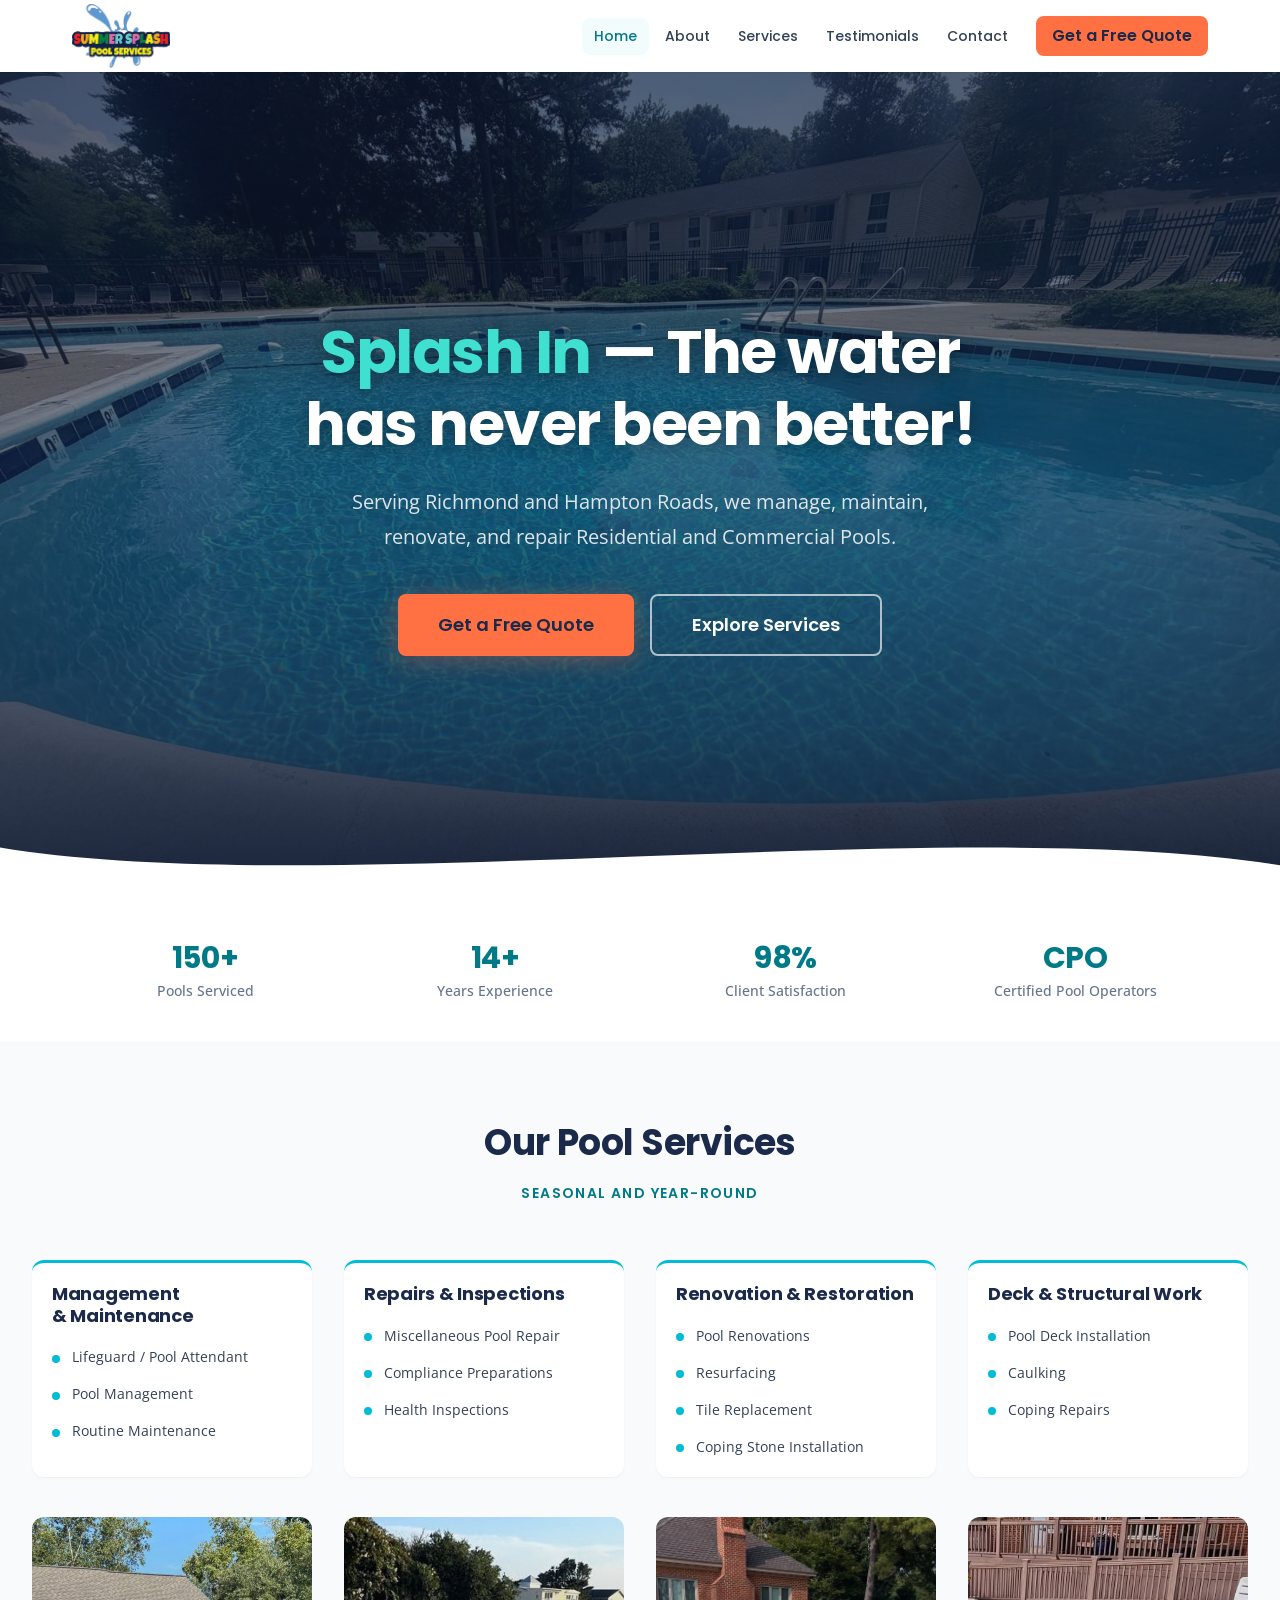
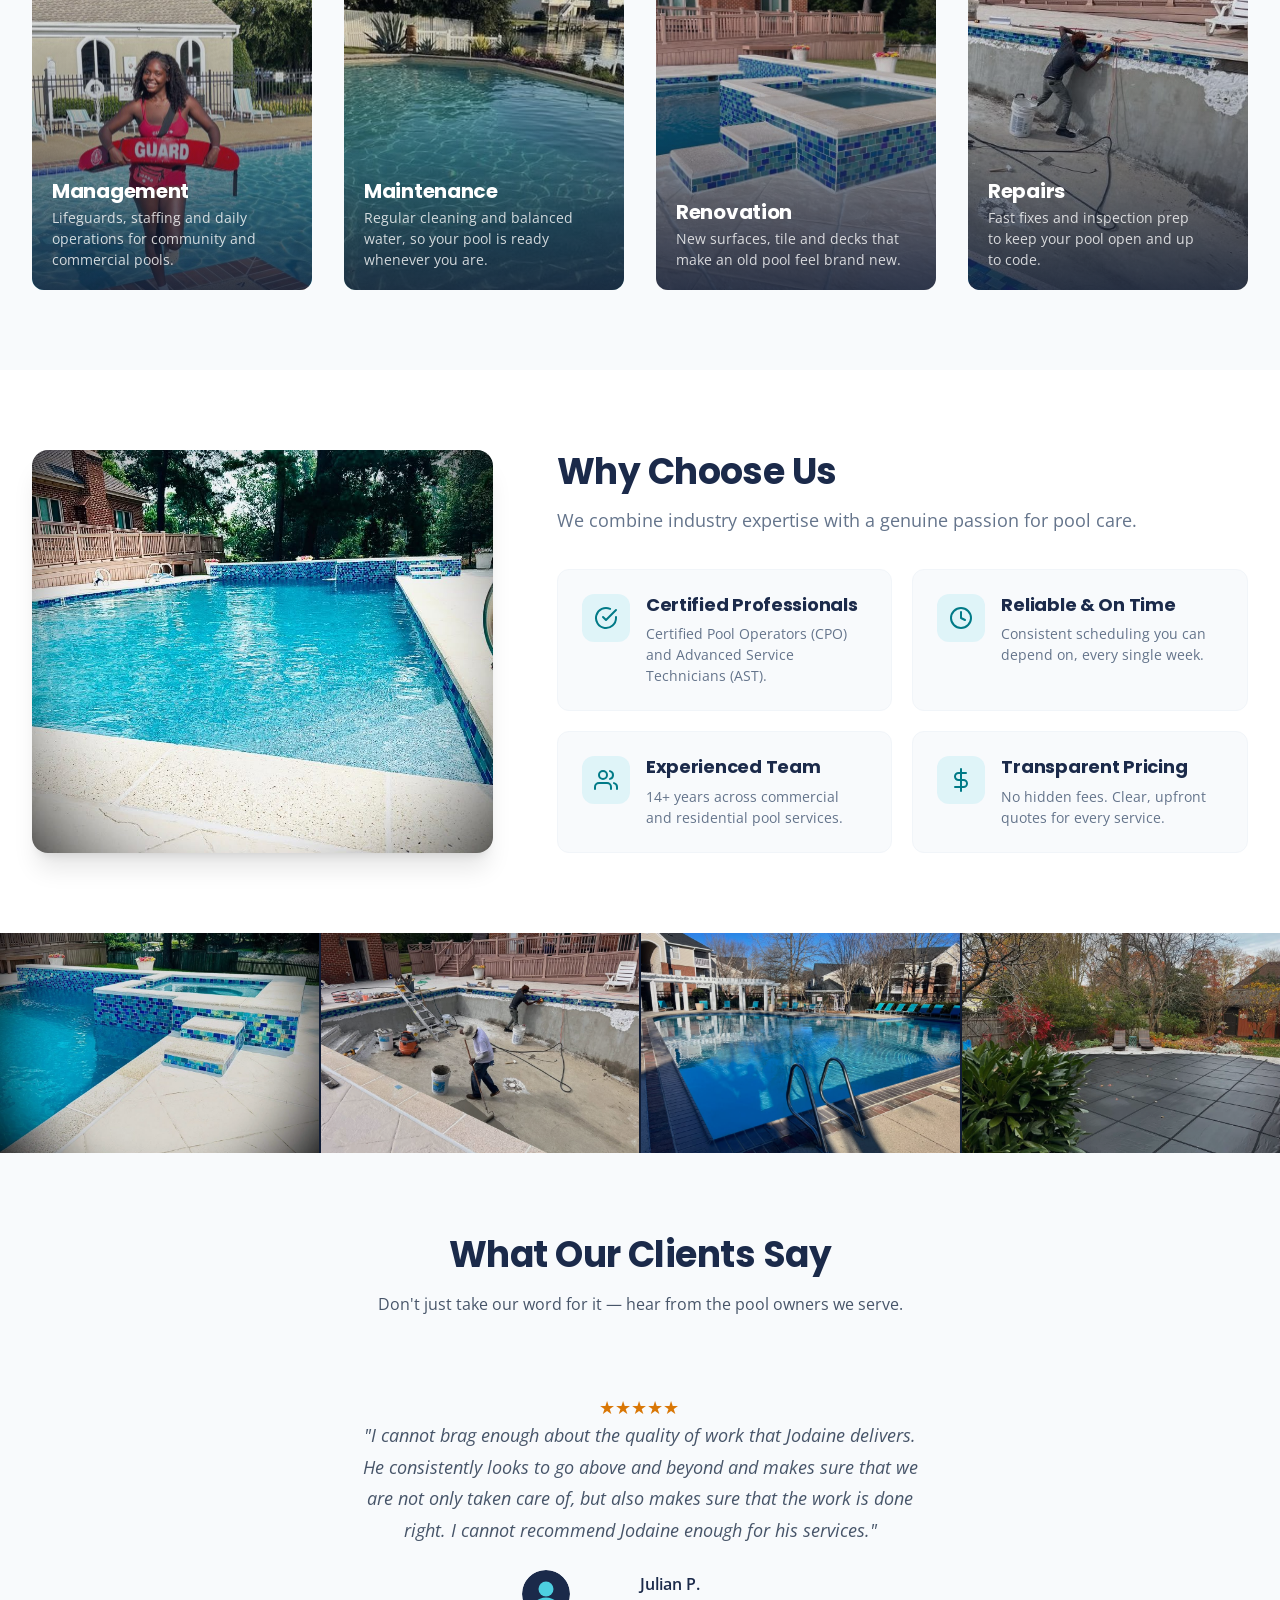
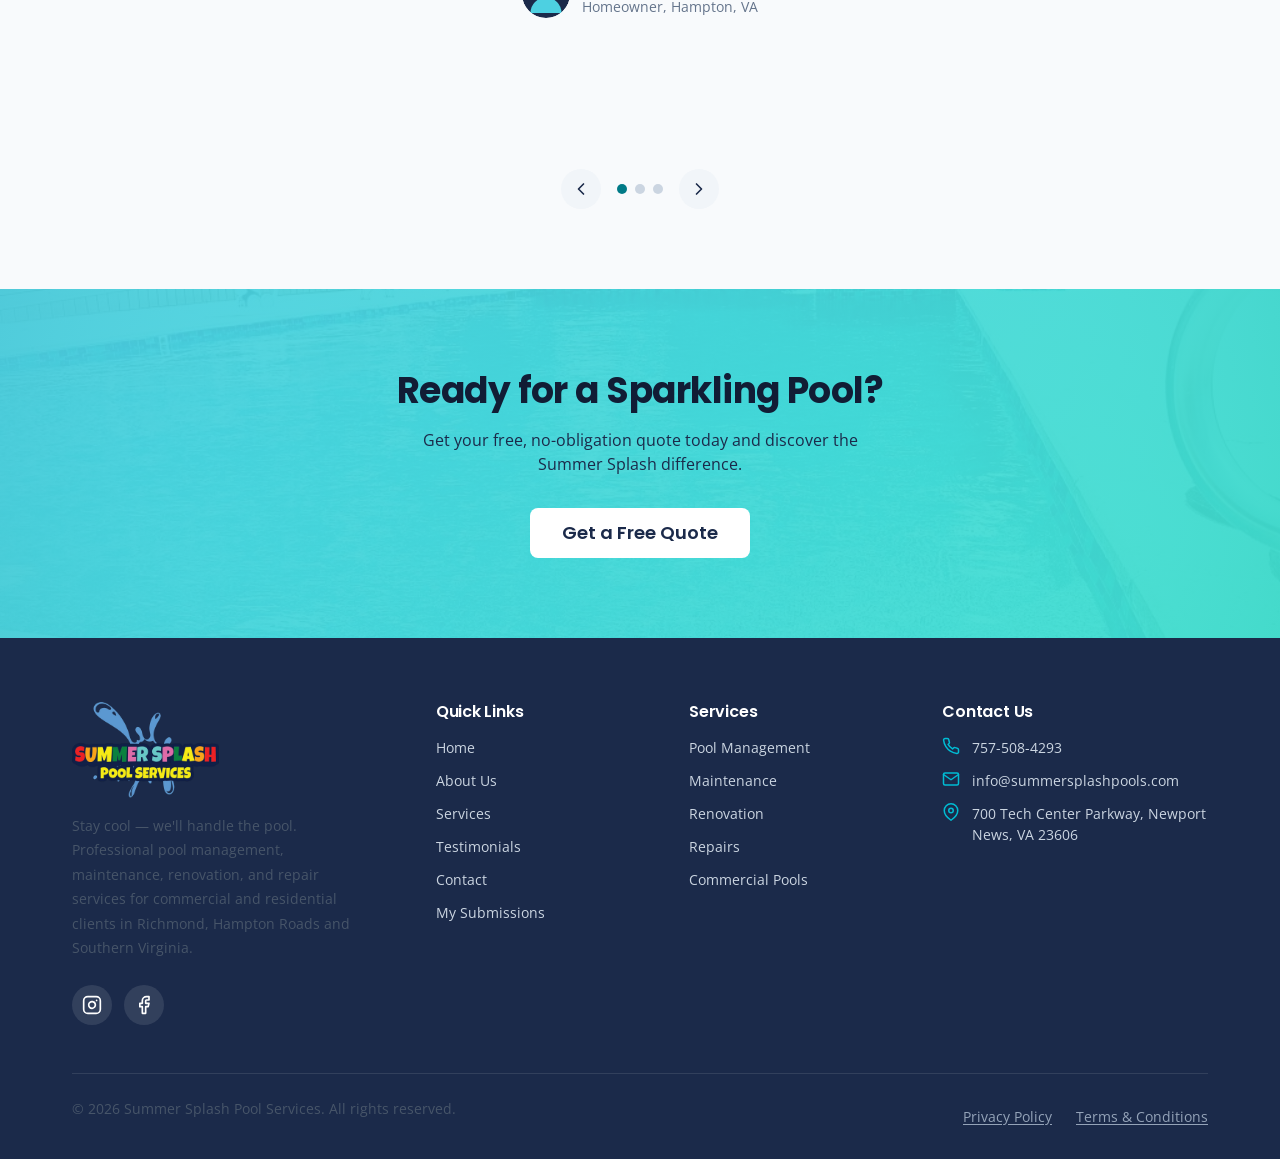
<file: index.html>
<!DOCTYPE html>
<html lang="en">
<head>
  <meta charset="UTF-8">
  <meta name="viewport" content="width=device-width, initial-scale=1.0">
  <title>Summer Splash Pool Services – Professional Pool Management & Maintenance</title>
  <meta name="description" content="Summer Splash provides professional pool management, maintenance, renovation, and repair services for commercial and residential clients in Richmond, Hampton Roads and Southern Virginia.">

  <!-- Open Graph -->
  <meta property="og:type" content="website">
  <meta property="og:title" content="Summer Splash Pool Services – Professional Pool Management & Maintenance">
  <meta property="og:description" content="Summer Splash provides professional pool management, maintenance, renovation, and repair services for commercial and residential clients in Richmond, Hampton Roads and Southern Virginia.">
  <meta property="og:url" content="https://www.summersplashpools.com/">
  <meta property="og:image" content="https://kopi111.github.io/summer-splash/assets/og-image.jpg">
  <meta property="og:site_name" content="Summer Splash Pool Services">

  <!-- Fonts -->
  <link rel="preconnect" href="https://fonts.googleapis.com">
  <link rel="preconnect" href="https://fonts.gstatic.com" crossorigin>
  <link href="https://fonts.googleapis.com/css2?family=Open+Sans:wght@400;500;600&family=Poppins:wght@500;600;700&display=swap" rel="stylesheet">

  <!-- CSS -->
  <link rel="stylesheet" href="css/variables.css">
  <link rel="stylesheet" href="css/reset.css">
  <link rel="stylesheet" href="css/typography.css">
  <link rel="stylesheet" href="css/layout.css">
  <link rel="stylesheet" href="css/utilities.css">
  <link rel="stylesheet" href="css/components.css">
  <link rel="stylesheet" href="css/header.css">
  <link rel="stylesheet" href="css/footer.css">
  <link rel="stylesheet" href="css/home.css">

  <!-- Favicon -->
  <link rel="icon" href="assets/icons/favicon.ico">

  <!-- JS -->
  <script type="module" src="js/main.js"></script>
</head>
<body data-page="index">
  <div class="page-wrapper">
    <div id="header-slot"></div>

    <main id="main-content">
      <!-- Hero -->
      <section class="hero">
        <div class="hero__bg" aria-hidden="true"></div>
        <div class="container hero__content">
          <h1 class="hero__title"><span>Splash In</span> — The water has never been better!</h1>
          <p class="hero__text">Serving Richmond and Hampton Roads, we manage, maintain, renovate, and repair Residential and Commercial Pools.</p>
          <div class="hero__actions">
            <a href="contact.html" class="btn btn--cta btn--lg">Get a Free Quote</a>
            <a href="services.html" class="btn btn--secondary btn--on-dark btn--lg">Explore Services</a>
          </div>
        </div>
        <svg class="hero__wave" viewBox="0 0 1440 100" preserveAspectRatio="none" aria-hidden="true">
          <path fill="currentColor" d="M0,40 C360,100 1080,0 1440,60 L1440,100 L0,100 Z"/>
        </svg>
      </section>

      <!-- Stats -->
      <section class="stats section--sm">
        <div class="container">
          <div class="stats__grid">
            <div class="stats__item">
              <h3>150+</h3>
              <p>Pools Serviced</p>
            </div>
            <div class="stats__item">
              <h3>14+</h3>
              <p>Years Experience</p>
            </div>
            <div class="stats__item">
              <h3>98%</h3>
              <p>Client Satisfaction</p>
            </div>
            <div class="stats__item">
              <h3>CPO</h3>
              <p>Certified Pool Operators</p>
            </div>
          </div>
        </div>
      </section>

      <!-- Services Preview -->
      <section class="section section--gray services-preview">
        <div class="container">
          <div class="section-header">
            <h2>Our Pool Services</h2>
            <p class="label">Seasonal and Year-Round</p>
          </div>
          <div class="services-offered">
            <div class="services-offered__group">
              <h3>Management &amp; Maintenance</h3>
              <ul>
                <li>Lifeguard / Pool Attendant</li>
                <li>Pool Management</li>
                <li>Routine Maintenance</li>
              </ul>
            </div>
            <div class="services-offered__group">
              <h3>Repairs &amp; Inspections</h3>
              <ul>
                <li>Miscellaneous Pool Repair</li>
                <li>Compliance Preparations</li>
                <li>Health Inspections</li>
              </ul>
            </div>
            <div class="services-offered__group">
              <h3>Renovation &amp; Restoration</h3>
              <ul>
                <li>Pool Renovations</li>
                <li>Resurfacing</li>
                <li>Tile Replacement</li>
                <li>Coping Stone Installation</li>
              </ul>
            </div>
            <div class="services-offered__group">
              <h3>Deck &amp; Structural Work</h3>
              <ul>
                <li>Pool Deck Installation</li>
                <li>Caulking</li>
                <li>Coping Repairs</li>
              </ul>
            </div>
          </div>
          <div class="services-grid">
            <a href="services.html#commercial" class="service-tile animate-on-scroll">
              <img src="assets/photos/lifeguard-on-duty.jpg" alt="A Summer Splash lifeguard on duty at a community pool" loading="lazy" width="1000" height="747">
              <div class="service-tile__overlay">
                <h3>Management</h3>
                <p>Lifeguards, staffing and daily operations for community and commercial pools.</p>
              </div>
            </a>
            <a href="services.html#residential" class="service-tile animate-on-scroll animate-delay-1">
              <img src="assets/photos/pool-waterfront-morning.jpg" alt="A residential pool kept clear by weekly maintenance" loading="lazy" width="576" height="430">
              <div class="service-tile__overlay">
                <h3>Maintenance</h3>
                <p>Regular cleaning and balanced water, so your pool is ready whenever you are.</p>
              </div>
            </a>
            <a href="services.html#residential" class="service-tile animate-on-scroll animate-delay-2">
              <img src="assets/photos/pool-spa-stamped-deck.jpg" alt="A renovated pool and spa with a new stamped concrete deck" loading="lazy" width="1024" height="768">
              <div class="service-tile__overlay">
                <h3>Renovation</h3>
                <p>New surfaces, tile and decks that make an old pool feel brand new.</p>
              </div>
            </a>
            <a href="services.html#commercial" class="service-tile animate-on-scroll animate-delay-3">
              <img src="assets/photos/repair-waterline-detail.jpg" alt="A Summer Splash technician repairing a pool wall at the waterline" loading="lazy" width="645" height="522">
              <div class="service-tile__overlay">
                <h3>Repairs</h3>
                <p>Fast fixes and inspection prep to keep your pool open and up to code.</p>
              </div>
            </a>
          </div>
        </div>
      </section>

      <!-- Why Choose Us — Image + Text split -->
      <section class="section why-us-section">
        <div class="container">
          <div class="why-us-split">
            <div class="why-us-split__image animate-on-scroll">
              <img src="assets/photos/pool-tiled-backyard.jpg" alt="A backyard pool with a blue glass tile waterline" loading="lazy" width="1024" height="768">
            </div>
            <div class="why-us-split__content">
              <h2>Why Choose Us</h2>
              <p class="text-lead mb-8">We combine industry expertise with a genuine passion for pool care.</p>
              <div class="why-us__list">
                <div class="why-us__item">
                  <div class="why-us__icon">
                    <svg width="24" height="24" viewBox="0 0 24 24" fill="none" stroke="currentColor" stroke-width="2" stroke-linecap="round" stroke-linejoin="round"><path d="M22 11.08V12a10 10 0 1 1-5.93-9.14"/><polyline points="22 4 12 14.01 9 11.01"/></svg>
                  </div>
                  <div class="why-us__content">
                    <h3>Certified Professionals</h3>
                    <p>Certified Pool Operators (CPO) and Advanced Service Technicians (AST).</p>
                  </div>
                </div>
                <div class="why-us__item">
                  <div class="why-us__icon">
                    <svg width="24" height="24" viewBox="0 0 24 24" fill="none" stroke="currentColor" stroke-width="2" stroke-linecap="round" stroke-linejoin="round"><circle cx="12" cy="12" r="10"/><polyline points="12 6 12 12 16 14"/></svg>
                  </div>
                  <div class="why-us__content">
                    <h3>Reliable & On Time</h3>
                    <p>Consistent scheduling you can depend on, every single week.</p>
                  </div>
                </div>
                <div class="why-us__item">
                  <div class="why-us__icon">
                    <svg width="24" height="24" viewBox="0 0 24 24" fill="none" stroke="currentColor" stroke-width="2" stroke-linecap="round" stroke-linejoin="round"><path d="M17 21v-2a4 4 0 0 0-4-4H5a4 4 0 0 0-4 4v2"/><circle cx="9" cy="7" r="4"/><path d="M23 21v-2a4 4 0 0 0-3-3.87"/><path d="M16 3.13a4 4 0 0 1 0 7.75"/></svg>
                  </div>
                  <div class="why-us__content">
                    <h3>Experienced Team</h3>
                    <p>14+ years across commercial and residential pool services.</p>
                  </div>
                </div>
                <div class="why-us__item">
                  <div class="why-us__icon">
                    <svg width="24" height="24" viewBox="0 0 24 24" fill="none" stroke="currentColor" stroke-width="2" stroke-linecap="round" stroke-linejoin="round"><line x1="12" y1="1" x2="12" y2="23"/><path d="M17 5H9.5a3.5 3.5 0 0 0 0 7h5a3.5 3.5 0 0 1 0 7H6"/></svg>
                  </div>
                  <div class="why-us__content">
                    <h3>Transparent Pricing</h3>
                    <p>No hidden fees. Clear, upfront quotes for every service.</p>
                  </div>
                </div>
              </div>
            </div>
          </div>
        </div>
      </section>

      <!-- Gallery Strip -->
      <section class="gallery-strip" aria-label="Pool gallery">
        <div class="gallery-strip__track">
          <img src="assets/photos/pool-spa-mosaic.jpg" alt="A spa finished in blue glass mosaic tile" loading="lazy" width="1024" height="966">
          <img src="assets/photos/renovation-crew-resurfacing.jpg" alt="The Summer Splash crew resurfacing a drained pool" loading="lazy" width="1024" height="768">
          <img src="assets/photos/apartment-pool-pergola.jpg" alt="An apartment community pool with a white pergola, ready for the season" loading="lazy" width="1024" height="768">
          <img src="assets/photos/winter-safety-cover.jpg" alt="A safety cover fitted over a residential pool for the winter" loading="lazy" width="1024" height="768">
        </div>
      </section>

      <!-- Testimonial Carousel -->
      <section class="section section--gray">
        <div class="container">
          <div class="section-header">
            <h2>What Our Clients Say</h2>
            <p>Don't just take our word for it — hear from the pool owners we serve.</p>
          </div>
          <div class="carousel" id="testimonial-carousel">
            <div class="carousel__track"></div>
            <div class="carousel__controls">
              <button class="carousel__btn carousel__btn--prev" aria-label="Previous testimonial">
                <svg width="20" height="20" viewBox="0 0 24 24" fill="none" stroke="currentColor" stroke-width="2" stroke-linecap="round" stroke-linejoin="round"><polyline points="15 18 9 12 15 6"/></svg>
              </button>
              <div class="carousel__dots"></div>
              <button class="carousel__btn carousel__btn--next" aria-label="Next testimonial">
                <svg width="20" height="20" viewBox="0 0 24 24" fill="none" stroke="currentColor" stroke-width="2" stroke-linecap="round" stroke-linejoin="round"><polyline points="9 18 15 12 9 6"/></svg>
              </button>
            </div>
          </div>
        </div>
      </section>

      <!-- Closing call to action -->
      <section class="section cta-banner">
        <div class="cta-banner__bg" aria-hidden="true"></div>
        <div class="container">
          <h2>Ready for a Sparkling Pool?</h2>
          <p>Get your free, no-obligation quote today and discover the Summer Splash difference.</p>
          <a href="contact.html" class="btn btn--white btn--lg">Get a Free Quote</a>
        </div>
      </section>
    </main>

    <div id="footer-slot"></div>
  </div>
</body>
</html>
</file>
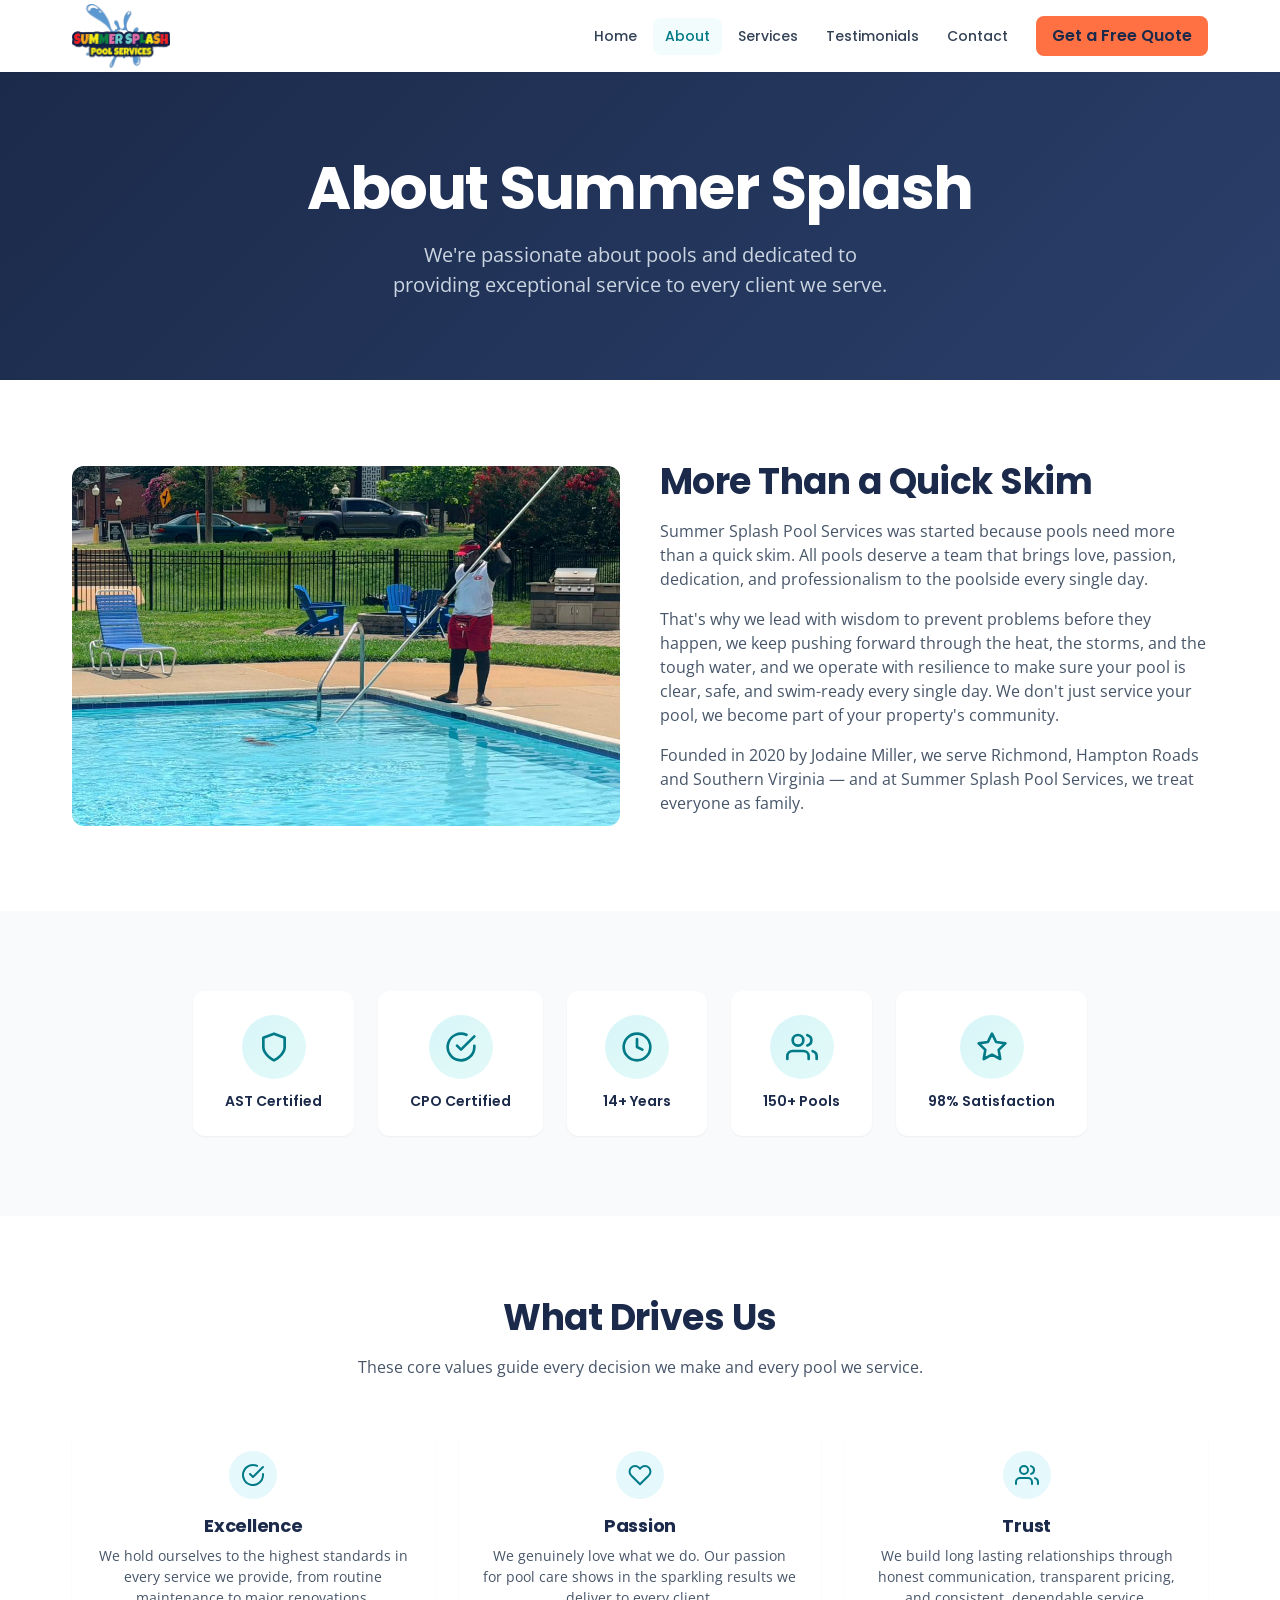
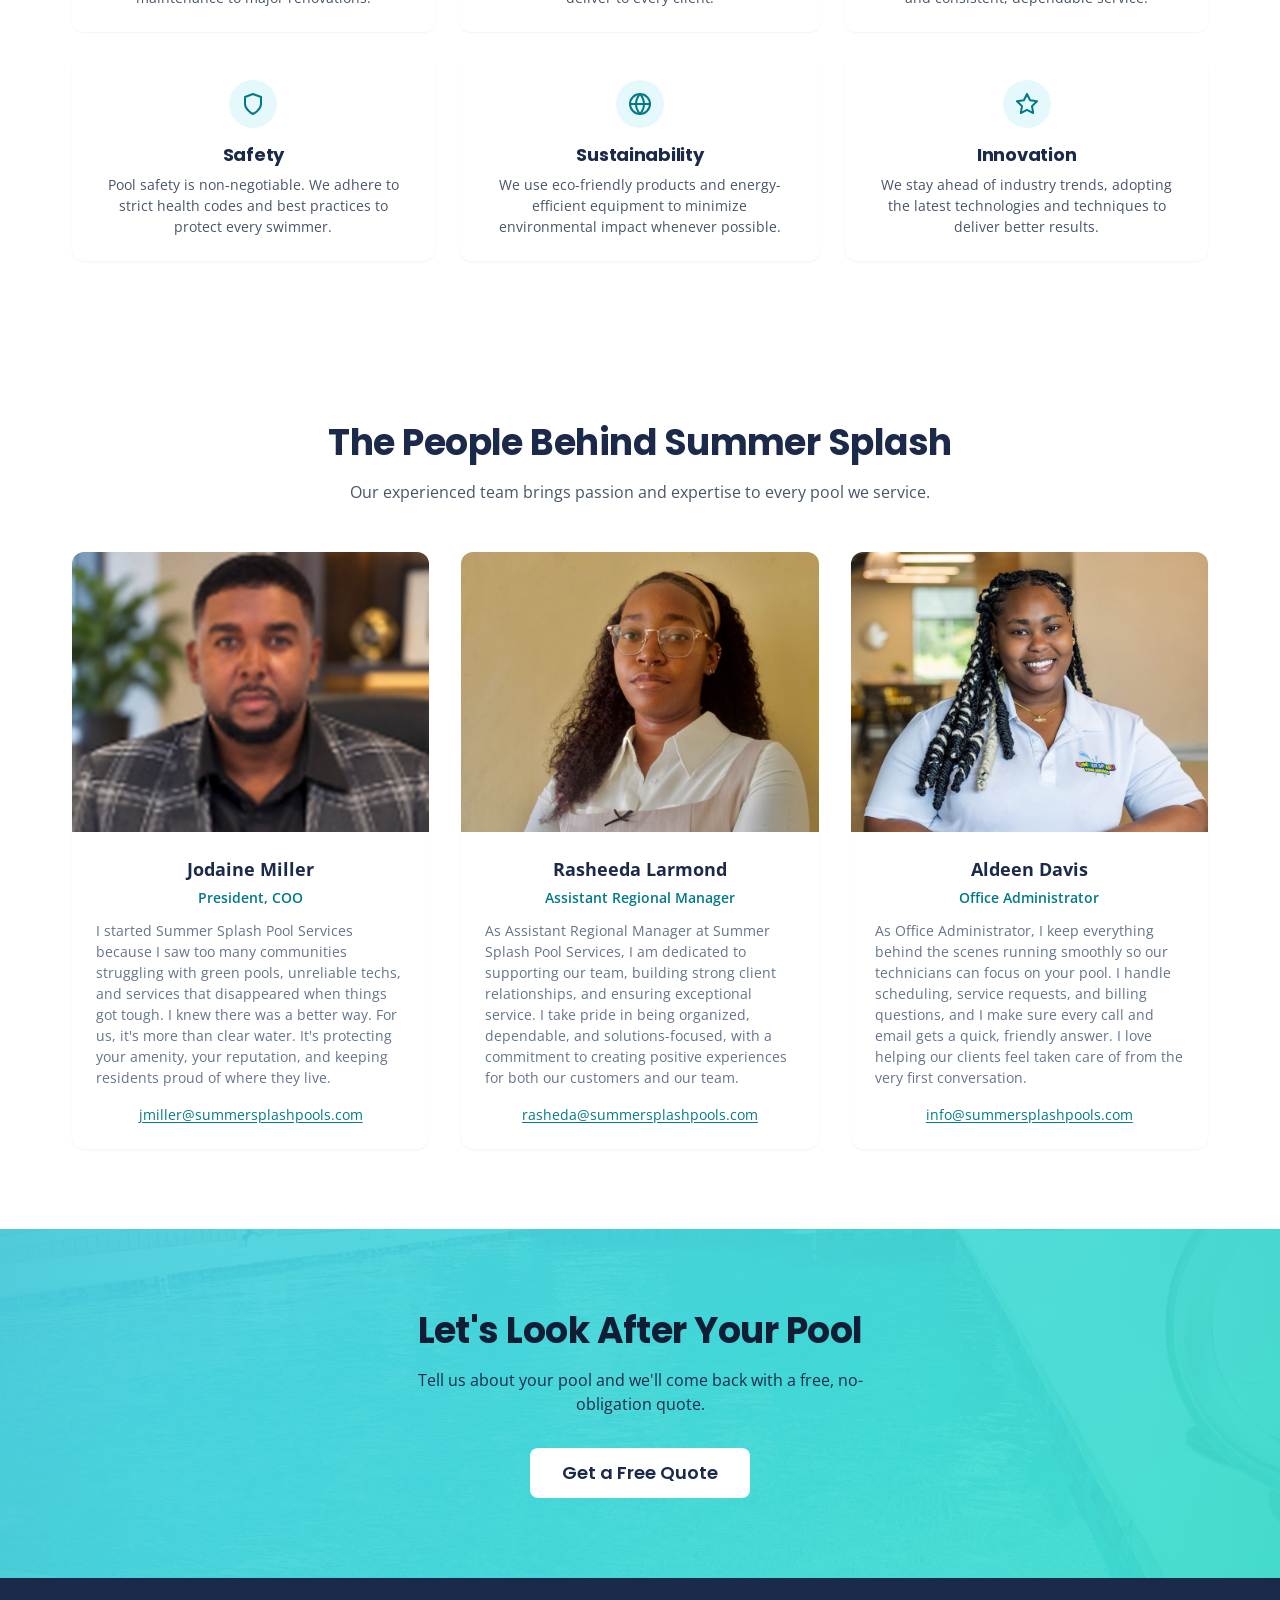
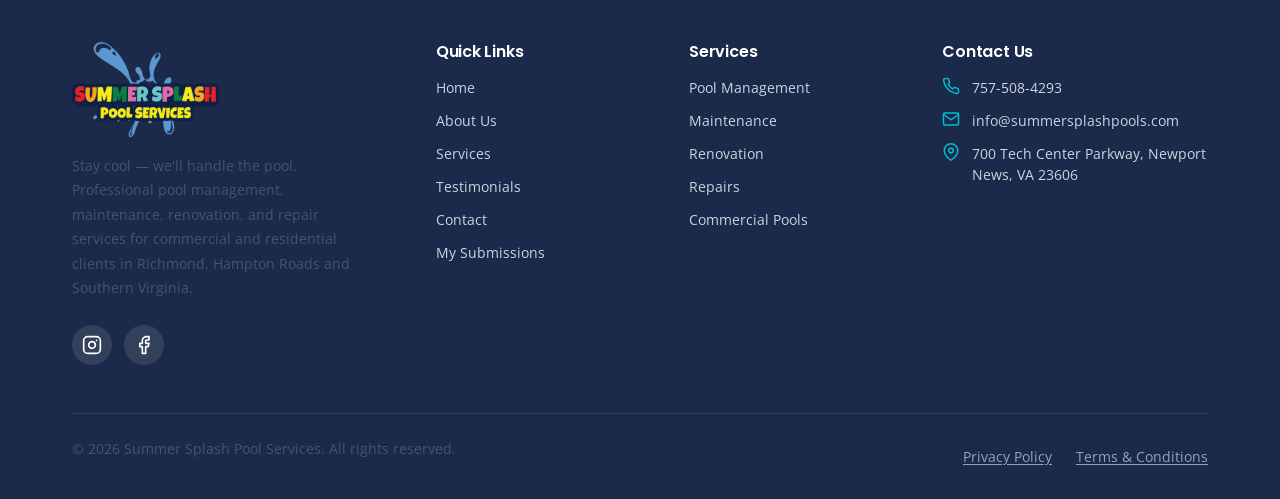
<file: about.html>
<!DOCTYPE html>
<html lang="en">
<head>
  <meta charset="UTF-8">
  <meta name="viewport" content="width=device-width, initial-scale=1.0">
  <title>About Us – Summer Splash Pool Services</title>
  <meta name="description" content="Learn about Summer Splash Pool Services — our story, mission, and the expert team dedicated to keeping your pools in perfect condition.">

  <!-- Open Graph -->
  <meta property="og:type" content="website">
  <meta property="og:title" content="About Us – Summer Splash Pool Services">
  <meta property="og:description" content="Learn about Summer Splash Pool Services — our story, mission, and the expert team dedicated to keeping your pools in perfect condition.">
  <meta property="og:url" content="https://www.summersplashpools.com/about.html">
  <meta property="og:image" content="https://kopi111.github.io/summer-splash/assets/og-image.jpg">
  <meta property="og:site_name" content="Summer Splash Pool Services">

  <link rel="preconnect" href="https://fonts.googleapis.com">
  <link rel="preconnect" href="https://fonts.gstatic.com" crossorigin>
  <link href="https://fonts.googleapis.com/css2?family=Open+Sans:wght@400;500;600&family=Poppins:wght@500;600;700&display=swap" rel="stylesheet">

  <link rel="stylesheet" href="css/variables.css">
  <link rel="stylesheet" href="css/reset.css">
  <link rel="stylesheet" href="css/typography.css">
  <link rel="stylesheet" href="css/layout.css">
  <link rel="stylesheet" href="css/utilities.css">
  <link rel="stylesheet" href="css/components.css">
  <link rel="stylesheet" href="css/header.css">
  <link rel="stylesheet" href="css/footer.css">
  <link rel="stylesheet" href="css/about.css">

  <link rel="icon" href="assets/icons/favicon.ico">
  <script type="module" src="js/main.js"></script>
</head>
<body data-page="about">
  <div class="page-wrapper">
    <div id="header-slot"></div>

    <main id="main-content">
      <!-- Hero -->
      <section class="page-hero">
        <div class="container">
          <h1>About Summer Splash</h1>
          <p>We're passionate about pools and dedicated to providing exceptional service to every client we serve.</p>
        </div>
      </section>

      <!-- Story -->
      <section class="section">
        <div class="container">
          <div class="about-story">
            <div class="about-story__image animate-on-scroll">
              <img src="assets/photos/attendant-vacuuming-pool.jpg" alt="A Summer Splash pool attendant vacuuming a community pool" loading="lazy" width="1024" height="768">
            </div>
            <div class="about-story__content animate-on-scroll animate-delay-1">
              <h2>More Than a Quick Skim</h2>
              <p>Summer Splash Pool Services was started because pools need more than a quick skim. All pools deserve a team that brings love, passion, dedication, and professionalism to the poolside every single day.</p>
              <p>That's why we lead with wisdom to prevent problems before they happen, we keep pushing forward through the heat, the storms, and the tough water, and we operate with resilience to make sure your pool is clear, safe, and swim-ready every single day. We don't just service your pool, we become part of your property's community.</p>
              <p>Founded in 2020 by Jodaine Miller, we serve Richmond, Hampton Roads and Southern Virginia — and at Summer Splash Pool Services, we treat everyone as family.</p>
            </div>
          </div>
        </div>
      </section>

      <!-- Trust Badges -->
      <section class="section section--gray">
        <div class="container">
          <div class="trust-badges">
            <div class="trust-badge">
              <div class="trust-badge__icon">
                <svg width="32" height="32" viewBox="0 0 24 24" fill="none" stroke="currentColor" stroke-width="2" stroke-linecap="round" stroke-linejoin="round"><path d="M12 22s8-4 8-10V5l-8-3-8 3v7c0 6 8 10 8 10z"/></svg>
              </div>
              <div class="trust-badge__label">AST Certified</div>
            </div>
            <div class="trust-badge">
              <div class="trust-badge__icon">
                <svg width="32" height="32" viewBox="0 0 24 24" fill="none" stroke="currentColor" stroke-width="2" stroke-linecap="round" stroke-linejoin="round"><path d="M22 11.08V12a10 10 0 1 1-5.93-9.14"/><polyline points="22 4 12 14.01 9 11.01"/></svg>
              </div>
              <div class="trust-badge__label">CPO Certified</div>
            </div>
            <div class="trust-badge">
              <div class="trust-badge__icon">
                <svg width="32" height="32" viewBox="0 0 24 24" fill="none" stroke="currentColor" stroke-width="2" stroke-linecap="round" stroke-linejoin="round"><circle cx="12" cy="12" r="10"/><polyline points="12 6 12 12 16 14"/></svg>
              </div>
              <div class="trust-badge__label">14+ Years</div>
            </div>
            <div class="trust-badge">
              <div class="trust-badge__icon">
                <svg width="32" height="32" viewBox="0 0 24 24" fill="none" stroke="currentColor" stroke-width="2" stroke-linecap="round" stroke-linejoin="round"><path d="M17 21v-2a4 4 0 0 0-4-4H5a4 4 0 0 0-4 4v2"/><circle cx="9" cy="7" r="4"/><path d="M23 21v-2a4 4 0 0 0-3-3.87"/><path d="M16 3.13a4 4 0 0 1 0 7.75"/></svg>
              </div>
              <div class="trust-badge__label">150+ Pools</div>
            </div>
            <div class="trust-badge">
              <div class="trust-badge__icon">
                <svg width="32" height="32" viewBox="0 0 24 24" fill="none" stroke="currentColor" stroke-width="2" stroke-linecap="round" stroke-linejoin="round"><polygon points="12 2 15.09 8.26 22 9.27 17 14.14 18.18 21.02 12 17.77 5.82 21.02 7 14.14 2 9.27 8.91 8.26 12 2"/></svg>
              </div>
              <div class="trust-badge__label">98% Satisfaction</div>
            </div>
          </div>
        </div>
      </section>

      <!-- Mission & Values -->
      <section class="section">
        <div class="container">
          <div class="section-header">
            <h2>What Drives Us</h2>
            <p>These core values guide every decision we make and every pool we service.</p>
          </div>
          <div class="values-grid">
            <div class="value-card">
              <div class="value-card__icon">
                <svg width="24" height="24" viewBox="0 0 24 24" fill="none" stroke="currentColor" stroke-width="2" stroke-linecap="round" stroke-linejoin="round"><path d="M22 11.08V12a10 10 0 1 1-5.93-9.14"/><polyline points="22 4 12 14.01 9 11.01"/></svg>
              </div>
              <h3>Excellence</h3>
              <p>We hold ourselves to the highest standards in every service we provide, from routine maintenance to major renovations.</p>
            </div>
            <div class="value-card">
              <div class="value-card__icon">
                <svg width="24" height="24" viewBox="0 0 24 24" fill="none" stroke="currentColor" stroke-width="2" stroke-linecap="round" stroke-linejoin="round"><path d="M20.84 4.61a5.5 5.5 0 0 0-7.78 0L12 5.67l-1.06-1.06a5.5 5.5 0 0 0-7.78 7.78l1.06 1.06L12 21.23l7.78-7.78 1.06-1.06a5.5 5.5 0 0 0 0-7.78z"/></svg>
              </div>
              <h3>Passion</h3>
              <p>We genuinely love what we do. Our passion for pool care shows in the sparkling results we deliver to every client.</p>
            </div>
            <div class="value-card">
              <div class="value-card__icon">
                <svg width="24" height="24" viewBox="0 0 24 24" fill="none" stroke="currentColor" stroke-width="2" stroke-linecap="round" stroke-linejoin="round"><path d="M17 21v-2a4 4 0 0 0-4-4H5a4 4 0 0 0-4 4v2"/><circle cx="9" cy="7" r="4"/><path d="M23 21v-2a4 4 0 0 0-3-3.87"/><path d="M16 3.13a4 4 0 0 1 0 7.75"/></svg>
              </div>
              <h3>Trust</h3>
              <p>We build long lasting relationships through honest communication, transparent pricing, and consistent, dependable service.</p>
            </div>
            <div class="value-card">
              <div class="value-card__icon">
                <svg width="24" height="24" viewBox="0 0 24 24" fill="none" stroke="currentColor" stroke-width="2" stroke-linecap="round" stroke-linejoin="round"><path d="M12 22s8-4 8-10V5l-8-3-8 3v7c0 6 8 10 8 10z"/></svg>
              </div>
              <h3>Safety</h3>
              <p>Pool safety is non-negotiable. We adhere to strict health codes and best practices to protect every swimmer.</p>
            </div>
            <div class="value-card">
              <div class="value-card__icon">
                <svg width="24" height="24" viewBox="0 0 24 24" fill="none" stroke="currentColor" stroke-width="2" stroke-linecap="round" stroke-linejoin="round"><circle cx="12" cy="12" r="10"/><path d="M2 12h20"/><path d="M12 2a15.3 15.3 0 0 1 4 10 15.3 15.3 0 0 1-4 10 15.3 15.3 0 0 1-4-10 15.3 15.3 0 0 1 4-10z"/></svg>
              </div>
              <h3>Sustainability</h3>
              <p>We use eco-friendly products and energy-efficient equipment to minimize environmental impact whenever possible.</p>
            </div>
            <div class="value-card">
              <div class="value-card__icon">
                <svg width="24" height="24" viewBox="0 0 24 24" fill="none" stroke="currentColor" stroke-width="2" stroke-linecap="round" stroke-linejoin="round"><polygon points="12 2 15.09 8.26 22 9.27 17 14.14 18.18 21.02 12 17.77 5.82 21.02 7 14.14 2 9.27 8.91 8.26 12 2"/></svg>
              </div>
              <h3>Innovation</h3>
              <p>We stay ahead of industry trends, adopting the latest technologies and techniques to deliver better results.</p>
            </div>
          </div>
        </div>
      </section>

      <!-- Team -->
      <section class="section">
        <div class="container">
          <div class="section-header">
            <h2>The People Behind Summer Splash</h2>
            <p>Our experienced team brings passion and expertise to every pool we service.</p>
          </div>
          <div class="grid grid--3" id="team-grid">
            <div class="team-card">
              <img class="team-card__photo" src="assets/photos/team-jodaine-miller.jpg" alt="Jodaine Miller, President and COO" width="900" height="706" loading="lazy">
              <div class="team-card__info">
                <div class="team-card__name">Jodaine Miller</div>
                <div class="team-card__role">President, COO</div>
                <p class="team-card__bio">I started Summer Splash Pool Services because I saw too many communities struggling with green pools, unreliable techs, and services that disappeared when things got tough. I knew there was a better way. For us, it's more than clear water. It's protecting your amenity, your reputation, and keeping residents proud of where they live.</p>
                <div class="team-card__contact"><a href="mailto:jmiller@summersplashpools.com">jmiller@summersplashpools.com</a></div>
              </div>
            </div>
            <div class="team-card">
              <img class="team-card__photo" src="assets/photos/team-rasheeda-larmond.jpg" alt="Rasheeda Larmond, Assistant Regional Manager" width="900" height="706" loading="lazy">
              <div class="team-card__info">
                <div class="team-card__name">Rasheeda Larmond</div>
                <div class="team-card__role">Assistant Regional Manager</div>
                <p class="team-card__bio">As Assistant Regional Manager at Summer Splash Pool Services, I am dedicated to supporting our team, building strong client relationships, and ensuring exceptional service. I take pride in being organized, dependable, and solutions-focused, with a commitment to creating positive experiences for both our customers and our team.</p>
                <div class="team-card__contact"><a href="mailto:rasheda@summersplashpools.com">rasheda@summersplashpools.com</a></div>
              </div>
            </div>
            <div class="team-card">
              <img class="team-card__photo" src="assets/photos/team-aldeen-davis.jpg" alt="Aldeen Davis, Office Administrator, in her Summer Splash polo" width="900" height="706" loading="lazy">
              <div class="team-card__info">
                <div class="team-card__name">Aldeen Davis</div>
                <div class="team-card__role">Office Administrator</div>
                <p class="team-card__bio">As Office Administrator, I keep everything behind the scenes running smoothly so our technicians can focus on your pool. I handle scheduling, service requests, and billing questions, and I make sure every call and email gets a quick, friendly answer. I love helping our clients feel taken care of from the very first conversation.</p>
                <div class="team-card__contact"><a href="mailto:info@summersplashpools.com">info@summersplashpools.com</a></div>
              </div>
            </div>
          </div>
        </div>
      </section>
      <!-- Closing call to action -->
      <section class="section cta-banner">
        <div class="cta-banner__bg" aria-hidden="true"></div>
        <div class="container">
          <h2>Let's Look After Your Pool</h2>
          <p>Tell us about your pool and we'll come back with a free, no-obligation quote.</p>
          <a href="contact.html" class="btn btn--white btn--lg">Get a Free Quote</a>
        </div>
      </section>
    </main>

    <div id="footer-slot"></div>
  </div>

</body>
</html>
</file>
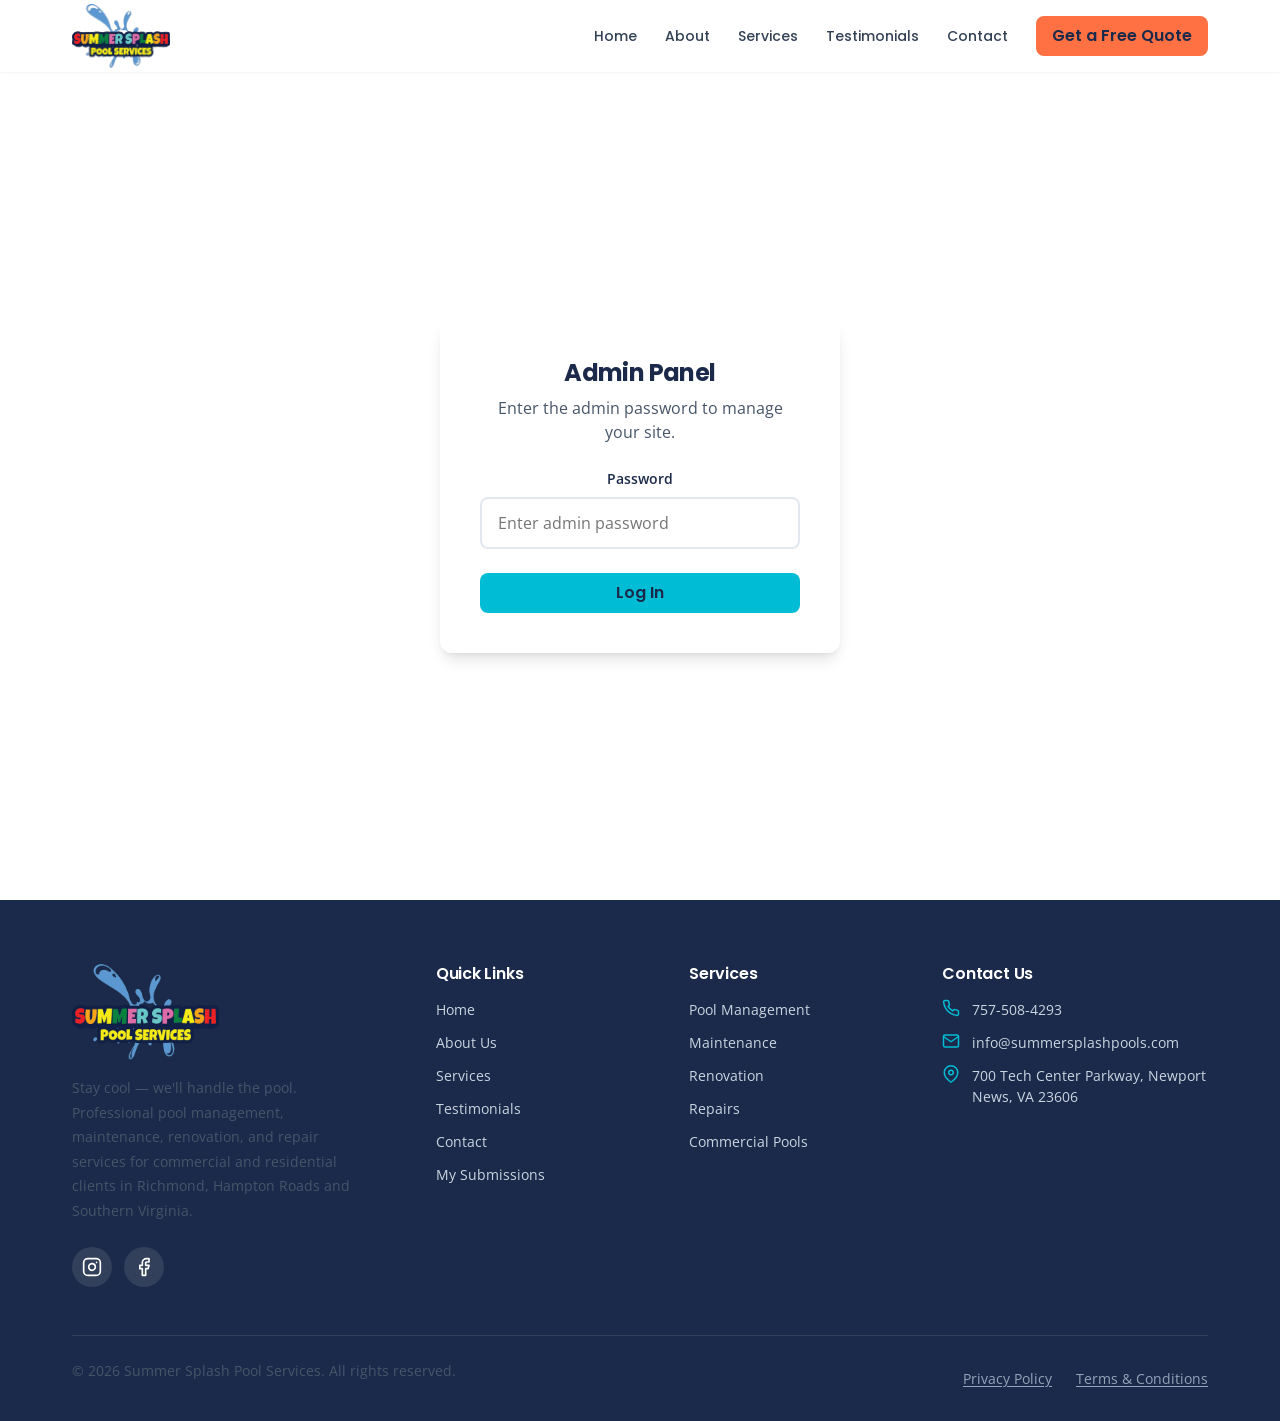
<file: admin.html>
<!DOCTYPE html>
<html lang="en">
<head>
  <meta charset="UTF-8">
  <meta name="viewport" content="width=device-width, initial-scale=1.0">
  <title>Admin – Summer Splash Pool Services</title>
  <meta name="robots" content="noindex, nofollow">

  <link rel="preconnect" href="https://fonts.googleapis.com">
  <link rel="preconnect" href="https://fonts.gstatic.com" crossorigin>
  <link href="https://fonts.googleapis.com/css2?family=Open+Sans:wght@400;500;600&family=Poppins:wght@500;600;700&display=swap" rel="stylesheet">

  <link rel="stylesheet" href="css/variables.css">
  <link rel="stylesheet" href="css/reset.css">
  <link rel="stylesheet" href="css/typography.css">
  <link rel="stylesheet" href="css/layout.css">
  <link rel="stylesheet" href="css/utilities.css">
  <link rel="stylesheet" href="css/components.css">
  <link rel="stylesheet" href="css/header.css">
  <link rel="stylesheet" href="css/footer.css">
  <link rel="stylesheet" href="css/admin.css">

  <link rel="icon" href="assets/icons/favicon.ico">
  <script type="module" src="js/main.js"></script>
</head>
<body data-page="admin">
  <div class="page-wrapper">
    <div id="header-slot"></div>

    <main id="main-content" class="admin-page">
      <!-- Login -->
      <section class="admin-login" id="admin-login">
        <div class="admin-login__card">
          <h1>Admin Panel</h1>
          <p>Enter the admin password to manage your site.</p>
          <div class="admin-login__error" id="admin-login-error" role="alert"></div>
          <form id="admin-login-form">
            <div class="form-group">
              <label class="form-label" for="admin-password">Password</label>
              <input class="form-input" type="password" id="admin-password" required placeholder="Enter admin password" autocomplete="current-password">
            </div>
            <button type="submit" class="btn btn--primary" style="width:100%;">Log In</button>
          </form>
        </div>
      </section>

      <!-- Dashboard -->
      <section class="admin-dashboard" id="admin-dashboard">
        <div class="container">
          <div class="admin-header">
            <h1>Admin Dashboard</h1>
            <button class="btn btn--secondary btn--sm" id="admin-logout">Log Out</button>
          </div>

          <!-- Tabs -->
          <div class="admin-tabs" role="tablist">
            <button class="admin-tab is-active" role="tab" data-panel="panel-admin-analytics">Analytics</button>
            <button class="admin-tab" role="tab" data-panel="panel-admin-testimonials">Testimonials</button>
            <button class="admin-tab" role="tab" data-panel="panel-admin-references">References</button>
            <button class="admin-tab" role="tab" data-panel="panel-admin-contacts">Contacts</button>
            <button class="admin-tab" role="tab" data-panel="panel-admin-services">Services</button>
          </div>

          <!-- Analytics Panel -->
          <div class="admin-panel is-active" id="panel-admin-analytics">
            <div class="admin-toolbar">
              <h2>Overview</h2>
            </div>
            <div class="analytics-grid" id="analytics-cards">
              <!-- Populated by JS -->
            </div>
          </div>

          <!-- Testimonials Panel -->
          <div class="admin-panel" id="panel-admin-testimonials">
            <div class="admin-toolbar">
              <h2>Manage Testimonials</h2>
              <div class="admin-toolbar__actions">
                <button class="btn btn--primary btn--sm" id="add-testimonial-btn">+ Add Testimonial</button>
                <button class="btn btn--secondary btn--sm" id="export-testimonials-btn">Export JSON</button>
              </div>
            </div>

            <div class="admin-table-wrap">
              <table class="admin-table">
                <thead>
                  <tr>
                    <th>Author</th>
                    <th>Text</th>
                    <th>Rating</th>
                    <th>Status</th>
                    <th>Date</th>
                    <th>Actions</th>
                  </tr>
                </thead>
                <tbody id="admin-testimonials-tbody"></tbody>
              </table>
            </div>
          </div>

          <!-- References Panel -->
          <div class="admin-panel" id="panel-admin-references">
            <div class="admin-toolbar">
              <h2>Manage References</h2>
              <div class="admin-toolbar__actions">
                <button class="btn btn--primary btn--sm" id="add-reference-btn">+ Add Reference</button>
                <button class="btn btn--secondary btn--sm" id="export-references-btn">Export JSON</button>
              </div>
            </div>

            <div class="admin-table-wrap">
              <table class="admin-table">
                <thead>
                  <tr>
                    <th>Property</th>
                    <th>Contact</th>
                    <th>Work Performed</th>
                    <th>Date (From/To)</th>
                    <th>Actions</th>
                  </tr>
                </thead>
                <tbody id="admin-references-tbody"></tbody>
              </table>
            </div>
          </div>

          <!-- Contacts Panel -->
          <div class="admin-panel" id="panel-admin-contacts">
            <div class="admin-toolbar">
              <h2>Contact Submissions</h2>
              <div class="admin-toolbar__actions">
                <button class="btn btn--secondary btn--sm" id="export-contacts-btn">Export CSV</button>
              </div>
            </div>

            <div class="admin-table-wrap">
              <table class="admin-table">
                <thead>
                  <tr>
                    <th>Name</th>
                    <th>Email</th>
                    <th>Phone</th>
                    <th>Pool Address</th>
                    <th>Service</th>
                    <th>Message</th>
                    <th>Date</th>
                    <th>Status</th>
                  </tr>
                </thead>
                <tbody id="admin-contacts-tbody"></tbody>
              </table>
            </div>
          </div>

          <!-- Services Panel -->
          <div class="admin-panel" id="panel-admin-services">
            <div class="admin-toolbar">
              <h2>Manage Services</h2>
              <div class="admin-toolbar__actions">
                <button class="btn btn--primary btn--sm" id="add-service-btn">+ Add Service</button>
                <button class="btn btn--secondary btn--sm" id="export-services-btn">Export JSON</button>
              </div>
            </div>

            <div class="admin-table-wrap">
              <table class="admin-table">
                <thead>
                  <tr>
                    <th>Image</th>
                    <th>Title</th>
                    <th>Category</th>
                    <th>Description</th>
                    <th>Actions</th>
                  </tr>
                </thead>
                <tbody id="admin-services-tbody"></tbody>
              </table>
            </div>
          </div>

          <div class="admin-disclaimer">
            <strong>Note:</strong> This admin panel uses client-side storage (localStorage). Changes are saved locally in your browser. Use the export buttons to download updated data files that can be committed to the repository for permanent changes.
          </div>
        </div>
      </section>
    </main>

    <div id="footer-slot"></div>
  </div>

  <!-- Add/Edit Testimonial Modal -->
  <div class="modal-overlay" id="testimonial-modal">
    <div class="modal" role="dialog" aria-labelledby="modal-testimonial-title">
      <div class="modal__header">
        <h3 id="modal-testimonial-title">Add Testimonial</h3>
        <button class="modal__close" aria-label="Close">&times;</button>
      </div>
      <form id="testimonial-form">
        <div class="modal__body">
          <div class="form-group">
            <label class="form-label" for="t-name">Name *</label>
            <input class="form-input" type="text" id="t-name" name="t-name" required placeholder="Full name">
          </div>
          <div class="form-group">
            <label class="form-label" for="t-property">Property *</label>
            <input class="form-input" type="text" id="t-property" name="t-property" required placeholder="e.g. 123 Main St or Property Name">
          </div>
          <div class="form-group">
            <label class="form-label" for="t-role">Role *</label>
            <input class="form-input" type="text" id="t-role" name="t-role" required placeholder="e.g. Homeowner, HOA President">
          </div>
          <div class="form-group">
            <label class="form-label" for="t-location">Location *</label>
            <input class="form-input" type="text" id="t-location" name="t-location" required placeholder="e.g. Hampton, VA">
          </div>
          <div class="form-group">
            <label class="form-label" for="t-rating">Rating</label>
            <select class="form-select" id="t-rating" name="t-rating">
              <option value="5">5 Stars</option>
              <option value="4">4 Stars</option>
              <option value="3">3 Stars</option>
              <option value="2">2 Stars</option>
              <option value="1">1 Star</option>
            </select>
          </div>
          <div class="form-group">
            <label class="form-label" for="t-text">Testimonial Text *</label>
            <textarea class="form-textarea" id="t-text" name="t-text" required placeholder="Their testimonial..."></textarea>
          </div>
          <div class="form-group">
            <label class="form-label" for="t-photo">Photo URL</label>
            <input class="form-input" type="url" id="t-photo" name="t-photo" placeholder="https://...">
          </div>
        </div>
        <div class="modal__footer">
          <button type="button" class="btn btn--secondary btn--sm modal__close">Cancel</button>
          <button type="submit" class="btn btn--primary btn--sm">Add Testimonial</button>
        </div>
      </form>
    </div>
  </div>

  <!-- Add Reference Modal -->
  <div class="modal-overlay" id="reference-modal">
    <div class="modal" role="dialog" aria-labelledby="modal-reference-title">
      <div class="modal__header">
        <h3 id="modal-reference-title">Add Reference</h3>
        <button class="modal__close" aria-label="Close">&times;</button>
      </div>
      <form id="reference-form">
        <div class="modal__body">
          <div class="form-group">
            <label class="form-label" for="r-company">Property Name *</label>
            <input class="form-input" type="text" id="r-company" name="r-company" required placeholder="Property or company name">
          </div>
          <div class="form-group">
            <label class="form-label" for="r-address">Property Address *</label>
            <input class="form-input" type="text" id="r-address" name="r-address" required placeholder="123 Main St, City, VA 23606">
          </div>
          <div class="form-group">
            <label class="form-label" for="r-contact">Contact Name *</label>
            <input class="form-input" type="text" id="r-contact" name="r-contact" required placeholder="Name, Title">
          </div>
          <div class="form-group">
            <label class="form-label" for="r-phone">Contact Number</label>
            <input class="form-input" type="tel" id="r-phone" name="r-phone" placeholder="(757) 000-0000">
          </div>
          <div class="form-group">
            <label class="form-label" for="r-service">Work Performed *</label>
            <input class="form-input" type="text" id="r-service" name="r-service" required placeholder="e.g. Commercial Maintenance">
          </div>
          <div class="form-row form-row--2">
            <div class="form-group">
              <label class="form-label" for="r-date-from">Date From *</label>
              <input class="form-input" type="month" id="r-date-from" name="r-date-from" required>
            </div>
            <div class="form-group">
              <label class="form-label" for="r-date-to">Date To</label>
              <input class="form-input" type="text" id="r-date-to" name="r-date-to" placeholder="e.g. 2026-01 or Present">
            </div>
          </div>
          <div class="form-group">
            <label class="form-label" for="r-description">Description</label>
            <textarea class="form-textarea" id="r-description" name="r-description" placeholder="Brief description of services provided..."></textarea>
          </div>
        </div>
        <div class="modal__footer">
          <button type="button" class="btn btn--secondary btn--sm modal__close">Cancel</button>
          <button type="submit" class="btn btn--primary btn--sm">Add Reference</button>
        </div>
      </form>
    </div>
  </div>

  <!-- Add/Edit Service Modal -->
  <div class="modal-overlay" id="service-modal">
    <div class="modal" role="dialog" aria-labelledby="modal-service-title">
      <div class="modal__header">
        <h3 id="modal-service-title">Add Service</h3>
        <button class="modal__close" aria-label="Close">&times;</button>
      </div>
      <form id="service-form">
        <div class="modal__body">
          <div class="form-group">
            <label class="form-label" for="s-title">Title *</label>
            <input class="form-input" type="text" id="s-title" name="s-title" required placeholder="e.g. Pool Management">
          </div>
          <div class="form-group">
            <label class="form-label" for="s-category">Category *</label>
            <select class="form-select" id="s-category" name="s-category">
              <option value="commercial">Commercial</option>
              <option value="residential">Residential</option>
            </select>
          </div>
          <div class="form-group">
            <label class="form-label" for="s-description">Description *</label>
            <textarea class="form-textarea" id="s-description" name="s-description" required placeholder="Service description..."></textarea>
          </div>
          <div class="form-group">
            <label class="form-label" for="s-features">Features (one per line)</label>
            <textarea class="form-textarea" id="s-features" name="s-features" placeholder="Feature 1&#10;Feature 2&#10;Feature 3" style="min-height: 80px;"></textarea>
          </div>
          <div class="form-group">
            <label class="form-label" for="s-image-url">Image URL</label>
            <input class="form-input" type="url" id="s-image-url" name="s-image-url" placeholder="https://...">
          </div>
          <div class="form-group">
            <label class="form-label" for="s-image-file">Or Upload Image (max 500KB)</label>
            <input class="form-input" type="file" id="s-image-file" accept="image/*">
            <img id="s-image-preview" style="display:none; margin-top: var(--space-2); max-width: 200px; border-radius: var(--radius-md);" alt="Preview">
          </div>
        </div>
        <div class="modal__footer">
          <button type="button" class="btn btn--secondary btn--sm modal__close">Cancel</button>
          <button type="submit" class="btn btn--primary btn--sm">Add Service</button>
        </div>
      </form>
    </div>
  </div>
</body>
</html>
</file>
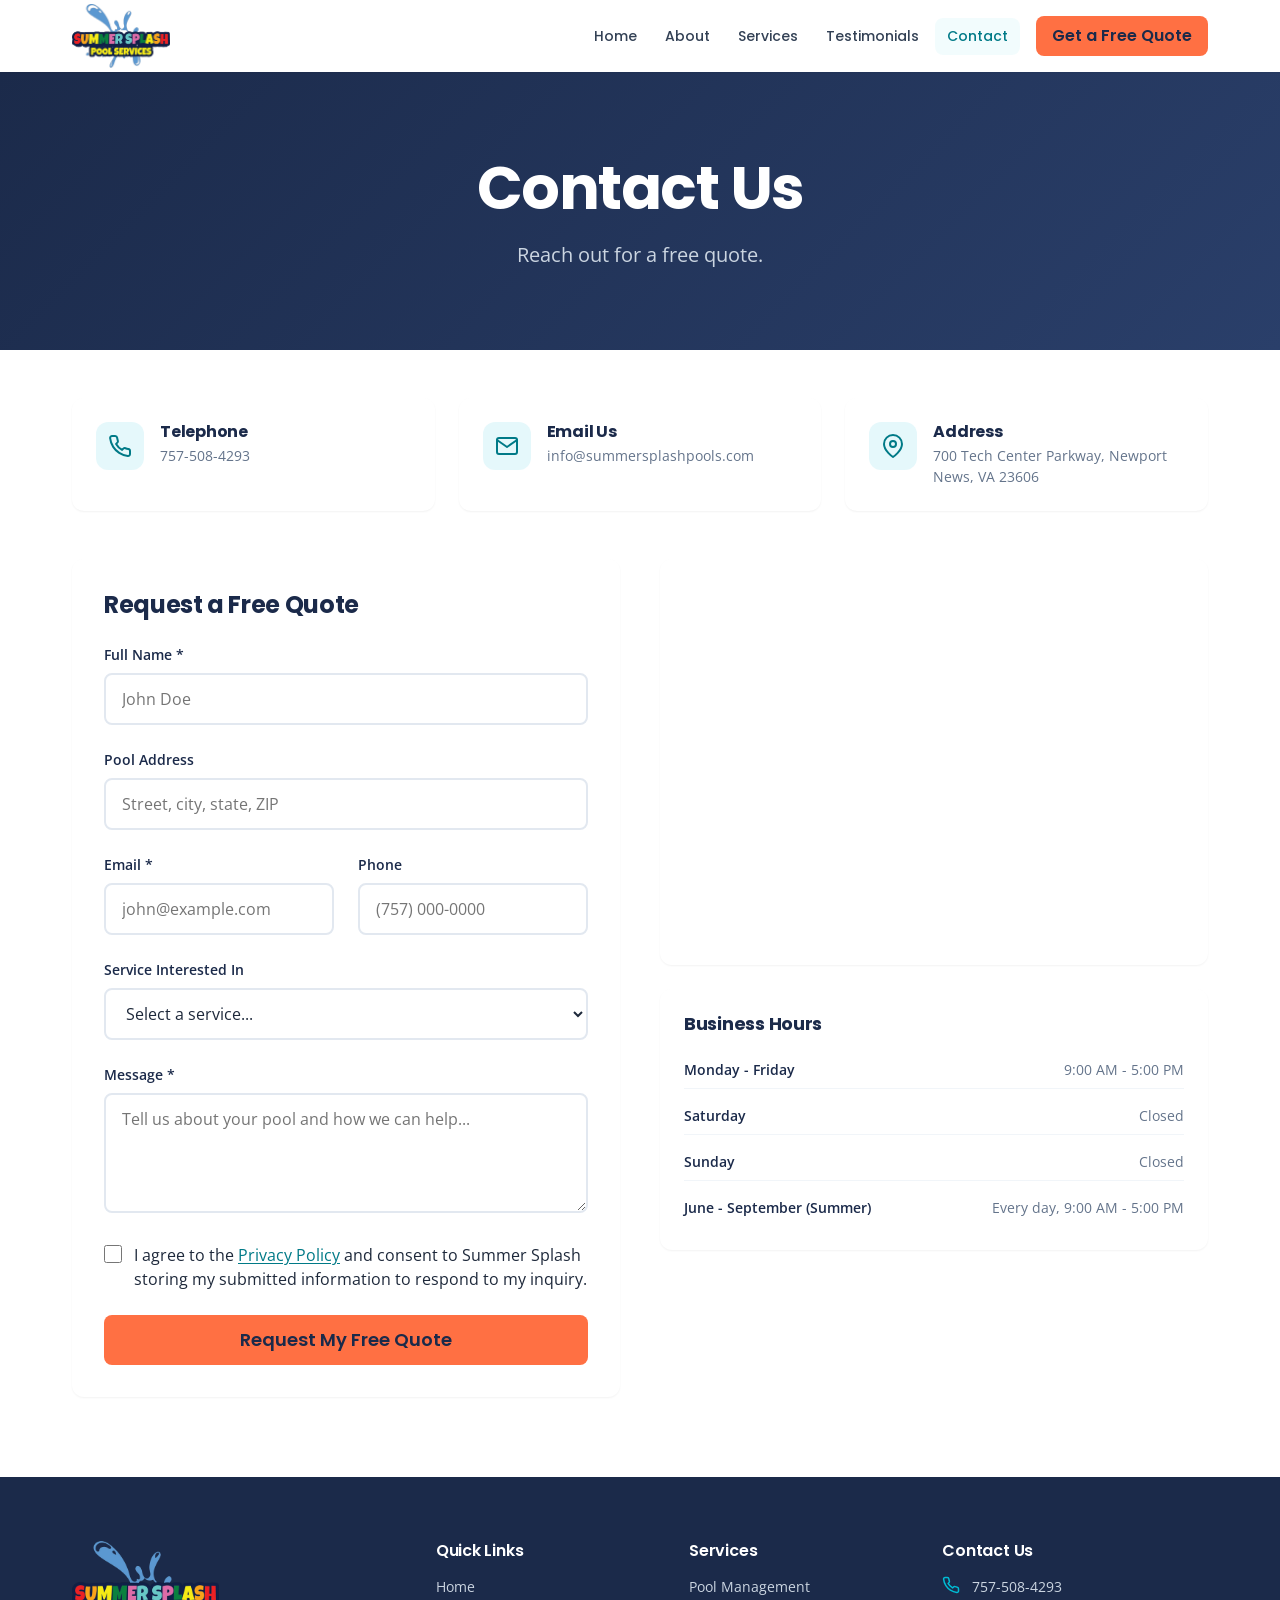
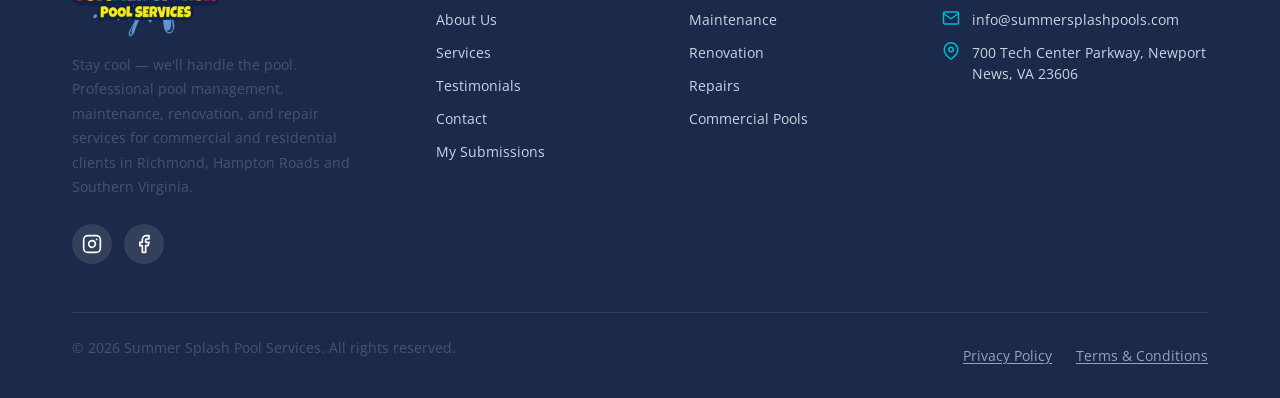
<file: contact.html>
<!DOCTYPE html>
<html lang="en">
<head>
  <meta charset="UTF-8">
  <meta name="viewport" content="width=device-width, initial-scale=1.0">
  <title>Contact Us – Summer Splash Pool Services</title>
  <meta name="description" content="Get in touch with Summer Splash Pool Services for a free quote. Call, email, or fill out our contact form.">

  <!-- Open Graph -->
  <meta property="og:type" content="website">
  <meta property="og:title" content="Contact Us – Summer Splash Pool Services">
  <meta property="og:description" content="Get in touch with Summer Splash Pool Services for a free quote. Call, email, or fill out our contact form.">
  <meta property="og:url" content="https://www.summersplashpools.com/contact.html">
  <meta property="og:image" content="https://kopi111.github.io/summer-splash/assets/og-image.jpg">
  <meta property="og:site_name" content="Summer Splash Pool Services">

  <link rel="preconnect" href="https://fonts.googleapis.com">
  <link rel="preconnect" href="https://fonts.gstatic.com" crossorigin>
  <link href="https://fonts.googleapis.com/css2?family=Open+Sans:wght@400;500;600&family=Poppins:wght@500;600;700&display=swap" rel="stylesheet">

  <link rel="stylesheet" href="css/variables.css">
  <link rel="stylesheet" href="css/reset.css">
  <link rel="stylesheet" href="css/typography.css">
  <link rel="stylesheet" href="css/layout.css">
  <link rel="stylesheet" href="css/utilities.css">
  <link rel="stylesheet" href="css/components.css">
  <link rel="stylesheet" href="css/header.css">
  <link rel="stylesheet" href="css/footer.css">
  <link rel="stylesheet" href="css/contact.css">

  <link rel="icon" href="assets/icons/favicon.ico">
  <script type="module" src="js/main.js"></script>
</head>
<body data-page="contact">
  <div class="page-wrapper">
    <div id="header-slot"></div>

    <main id="main-content">
      <!-- Hero -->
      <section class="page-hero">
        <div class="container">
          <h1>Contact Us</h1>
          <p>Reach out for a free quote.</p>
        </div>
      </section>

      <!-- Contact Info Cards -->
      <section class="section--sm section">
        <div class="container">
          <div class="contact-cards">
            <div class="contact-card">
              <div class="contact-card__icon">
                <svg width="24" height="24" viewBox="0 0 24 24" fill="none" stroke="currentColor" stroke-width="2" stroke-linecap="round" stroke-linejoin="round"><path d="M22 16.92v3a2 2 0 0 1-2.18 2 19.79 19.79 0 0 1-8.63-3.07 19.5 19.5 0 0 1-6-6 19.79 19.79 0 0 1-3.07-8.67A2 2 0 0 1 4.11 2h3a2 2 0 0 1 2 1.72 12.84 12.84 0 0 0 .7 2.81 2 2 0 0 1-.45 2.11L8.09 9.91a16 16 0 0 0 6 6l1.27-1.27a2 2 0 0 1 2.11-.45 12.84 12.84 0 0 0 2.81.7A2 2 0 0 1 22 16.92z"/></svg>
              </div>
              <div>
                <h3>Telephone</h3>
                <p><a href="tel:+17575084293">757-508-4293</a></p>
              </div>
            </div>
            <div class="contact-card">
              <div class="contact-card__icon">
                <svg width="24" height="24" viewBox="0 0 24 24" fill="none" stroke="currentColor" stroke-width="2" stroke-linecap="round" stroke-linejoin="round"><path d="M4 4h16c1.1 0 2 .9 2 2v12c0 1.1-.9 2-2 2H4c-1.1 0-2-.9-2-2V6c0-1.1.9-2 2-2z"/><polyline points="22,6 12,13 2,6"/></svg>
              </div>
              <div>
                <h3>Email Us</h3>
                <p><a href="mailto:info@summersplashpools.com">info@summersplashpools.com</a></p>
              </div>
            </div>
            <div class="contact-card">
              <div class="contact-card__icon">
                <svg width="24" height="24" viewBox="0 0 24 24" fill="none" stroke="currentColor" stroke-width="2" stroke-linecap="round" stroke-linejoin="round"><path d="M21 10c0 7-9 13-9 13s-9-6-9-13a9 9 0 0 1 18 0z"/><circle cx="12" cy="10" r="3"/></svg>
              </div>
              <div>
                <h3>Address</h3>
                <p>700 Tech Center Parkway, Newport News, VA 23606</p>
              </div>
            </div>
          </div>
        </div>
      </section>

      <!-- Form + Map -->
      <section class="section contact-main">
        <div class="container">
          <div class="contact-layout">
            <!-- Contact Form -->
            <div class="contact-form">
              <h2>Request a Free Quote</h2>
              <form id="contact-form" novalidate>
                <div class="form-group">
                  <label class="form-label" for="name">Full Name *</label>
                  <input class="form-input" type="text" id="name" name="name" aria-describedby="name-error" required placeholder="John Doe" autocomplete="name">
                  <span class="form-error" id="name-error" role="alert"></span>
                </div>

                <div class="form-group">
                  <label class="form-label" for="pool-address">Pool Address</label>
                  <input class="form-input" type="text" id="pool-address" name="pool-address" placeholder="Street, city, state, ZIP" autocomplete="street-address">
                </div>

                <div class="form-row form-row--2">
                  <div class="form-group">
                    <label class="form-label" for="email">Email *</label>
                    <input class="form-input" type="email" id="email" name="email" aria-describedby="email-error" required placeholder="john@example.com" autocomplete="email">
                    <span class="form-error" id="email-error" role="alert"></span>
                  </div>
                  <div class="form-group">
                    <label class="form-label" for="phone">Phone</label>
                    <input class="form-input" type="tel" id="phone" name="phone" aria-describedby="phone-error" placeholder="(757) 000-0000" autocomplete="tel">
                    <span class="form-error" id="phone-error" role="alert"></span>
                  </div>
                </div>

                <div class="form-row">
                  <div class="form-group">
                    <label class="form-label" for="service">Service Interested In</label>
                    <select class="form-select" id="service" name="service">
                      <option value="">Select a service...</option>
                      <option value="management">Pool Management</option>
                      <option value="maintenance">Maintenance</option>
                      <option value="renovation">Renovation</option>
                      <option value="repair">Repairs</option>
                      <option value="other">Other</option>
                    </select>
                  </div>
                </div>

                <div class="form-group">
                  <label class="form-label" for="message">Message *</label>
                  <textarea class="form-textarea" id="message" name="message" aria-describedby="message-error" required placeholder="Tell us about your pool and how we can help..."></textarea>
                  <span class="form-error" id="message-error" role="alert"></span>
                </div>

                <div class="form-group">
                  <label class="form-checkbox">
                    <input type="checkbox" name="gdpr" id="gdpr" required aria-describedby="gdpr-error">
                    <span>I agree to the <a href="privacy-policy.html">Privacy Policy</a> and consent to Summer Splash storing my submitted information to respond to my inquiry.</span>
                  </label>
                  <span class="form-error" id="gdpr-error" role="alert"></span>
                </div>

                <input type="text" name="_honey" class="form-honeypot" tabindex="-1" autocomplete="off" aria-hidden="true">

                <p class="form-send-error" role="alert">We couldn't send your request just now. Please call us on <a href="tel:+17575084293">757-508-4293</a>, or email <a href="mailto:info@summersplashpools.com">info@summersplashpools.com</a>.</p>

                <button type="submit" class="btn btn--cta btn--lg btn--block">Request My Free Quote</button>
              </form>

              <div class="form-success" role="status">
                <div class="form-success__icon">
                  <svg width="32" height="32" viewBox="0 0 24 24" fill="none" stroke="currentColor" stroke-width="2" stroke-linecap="round" stroke-linejoin="round"><path d="M22 11.08V12a10 10 0 1 1-5.93-9.14"/><polyline points="22 4 12 14.01 9 11.01"/></svg>
                </div>
                <h3>Request received</h3>
                <p>Thanks — we have your details and we'll come back to you with a quote within one business day.</p>
                <button type="button" class="btn btn--primary btn--sm mt-4" onclick="this.closest('.contact-form').querySelector('.form-success').classList.remove('is-visible'); this.closest('.contact-form').querySelector('form').style.display=''; this.closest('.contact-form').querySelector('form').reset();">Send Another Request</button>
              </div>
            </div>

            <!-- Map + Hours -->
            <div>
              <div class="contact-map">
                <iframe src="https://www.google.com/maps/embed?origin=mfe&amp;pb=!1m3!2m1!1s700+Tech+Center+Parkway,+Newport+News,+VA+23606!6i15" allowfullscreen="" loading="lazy" referrerpolicy="no-referrer-when-downgrade" title="Summer Splash location on Google Maps"></iframe>
              </div>

              <div class="contact-hours">
                <h3>Business Hours</h3>
                <div class="hours-list">
                  <div class="hours-list__row">
                    <span class="hours-list__day">Monday - Friday</span>
                    <span class="hours-list__time">9:00 AM - 5:00 PM</span>
                  </div>
                  <div class="hours-list__row">
                    <span class="hours-list__day">Saturday</span>
                    <span class="hours-list__time">Closed</span>
                  </div>
                  <div class="hours-list__row">
                    <span class="hours-list__day">Sunday</span>
                    <span class="hours-list__time">Closed</span>
                  </div>
                  <div class="hours-list__row">
                    <span class="hours-list__day">June - September (Summer)</span>
                    <span class="hours-list__time">Every day, 9:00 AM - 5:00 PM</span>
                  </div>
                </div>
              </div>
            </div>
          </div>
        </div>
      </section>
    </main>

    <div id="footer-slot"></div>
  </div>
</body>
</html>
</file>
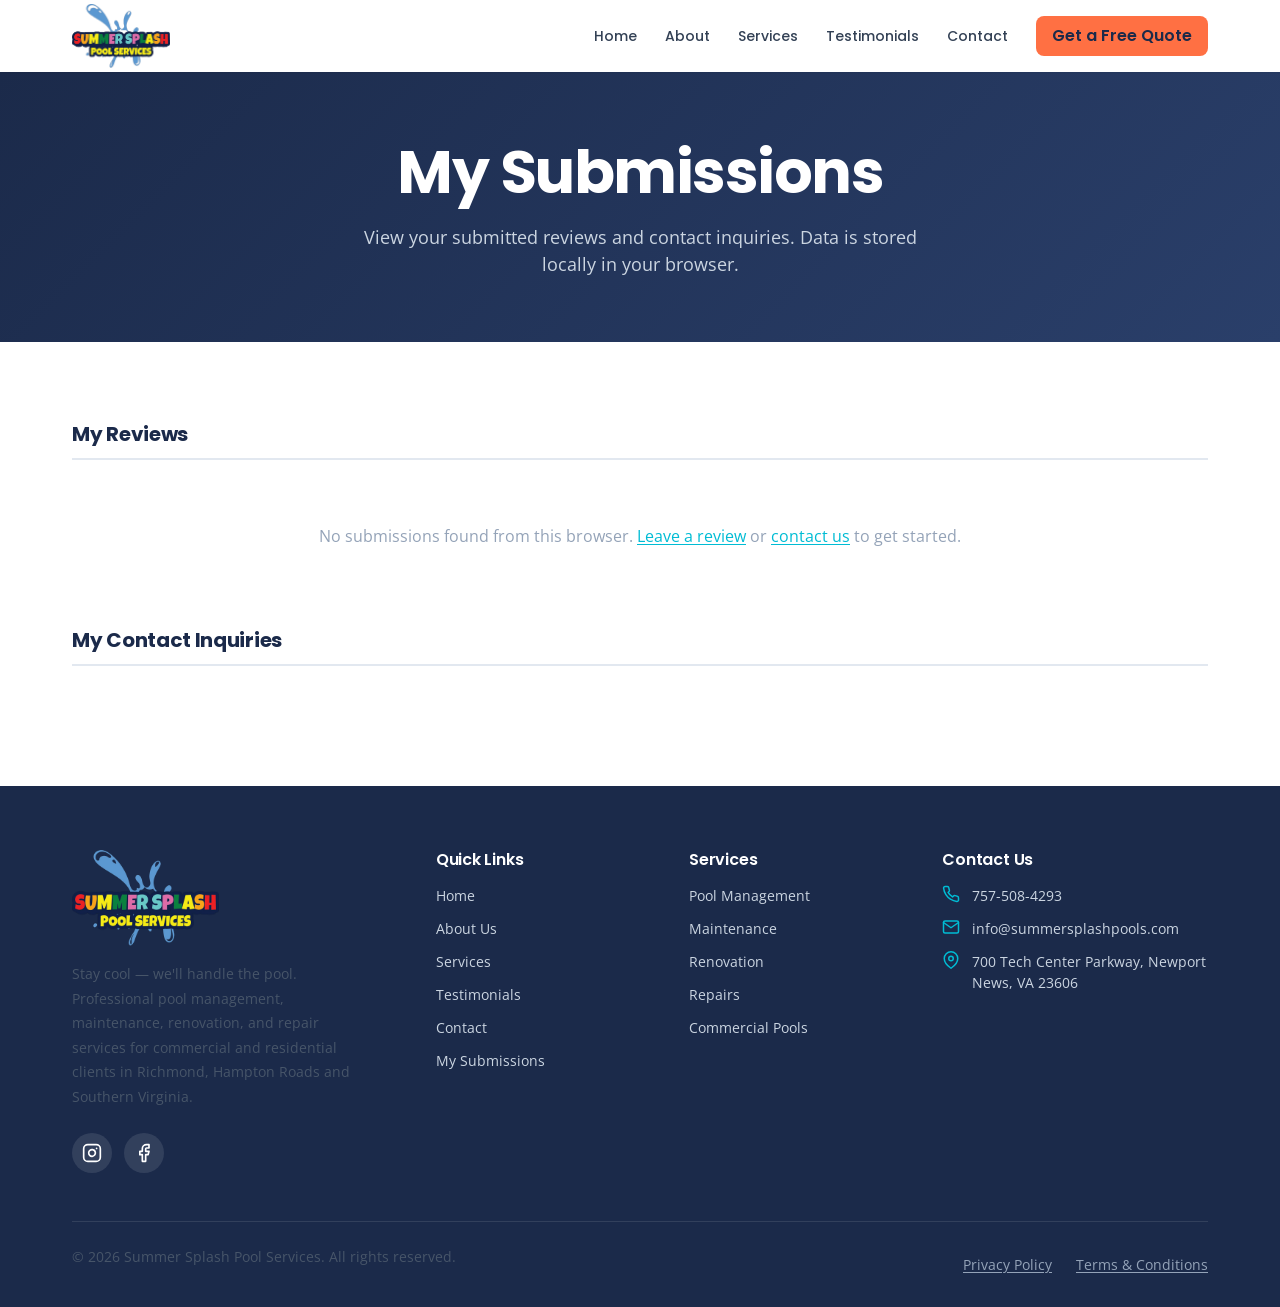
<file: my-submissions.html>
<!DOCTYPE html>
<html lang="en">
<head>
  <meta charset="UTF-8">
  <meta name="viewport" content="width=device-width, initial-scale=1.0">
  <title>My Submissions – Summer Splash Pool Services</title>
  <meta name="description" content="View your submitted reviews and contact inquiries with Summer Splash Pool Services.">

  <!-- Open Graph -->
  <meta property="og:type" content="website">
  <meta property="og:title" content="My Submissions – Summer Splash Pool Services">
  <meta property="og:description" content="View your submitted reviews and contact inquiries with Summer Splash Pool Services.">
  <meta property="og:url" content="https://www.summersplashpools.com/my-submissions.html">
  <meta property="og:image" content="https://kopi111.github.io/summer-splash/assets/og-image.jpg">
  <meta property="og:site_name" content="Summer Splash Pool Services">

  <link rel="preconnect" href="https://fonts.googleapis.com">
  <link rel="preconnect" href="https://fonts.gstatic.com" crossorigin>
  <link href="https://fonts.googleapis.com/css2?family=Open+Sans:wght@400;500;600&family=Poppins:wght@500;600;700&display=swap" rel="stylesheet">

  <link rel="stylesheet" href="css/variables.css">
  <link rel="stylesheet" href="css/reset.css">
  <link rel="stylesheet" href="css/typography.css">
  <link rel="stylesheet" href="css/layout.css">
  <link rel="stylesheet" href="css/utilities.css">
  <link rel="stylesheet" href="css/components.css">
  <link rel="stylesheet" href="css/header.css">
  <link rel="stylesheet" href="css/footer.css">
  <link rel="stylesheet" href="css/admin.css">

  <link rel="icon" href="assets/icons/favicon.ico">
  <script type="module" src="js/main.js"></script>

  <style>
    .submissions-hero {
      background: linear-gradient(135deg, var(--color-navy) 0%, var(--color-navy-light) 100%);
      margin-top: var(--header-height);
      padding-block: var(--space-16);
      text-align: center;
    }

    .submissions-hero h1 {
      color: var(--color-white);
      margin-bottom: var(--space-4);
    }

    .submissions-hero p {
      color: var(--color-gray-300);
      font-size: var(--text-lg);
      max-width: 600px;
      margin-inline: auto;
    }

    .submissions-section {
      margin-bottom: var(--space-10);
    }

    .submissions-section h2 {
      font-size: var(--text-xl);
      margin-bottom: var(--space-6);
      padding-bottom: var(--space-3);
      border-bottom: 2px solid var(--color-gray-200);
    }

    .submission-card {
      background: var(--color-white);
      border-radius: var(--radius-lg);
      box-shadow: var(--shadow-sm);
      padding: var(--space-6);
      margin-bottom: var(--space-4);
    }

    .submission-card__header {
      display: flex;
      align-items: center;
      justify-content: space-between;
      margin-bottom: var(--space-3);
    }

    .submission-card__text {
      font-size: var(--text-base);
      color: var(--color-gray-600);
      line-height: var(--leading-relaxed);
      margin-bottom: var(--space-3);
    }

    .submission-card__meta {
      font-size: var(--text-sm);
      color: var(--color-gray-400);
      display: flex;
      flex-wrap: wrap;
      gap: var(--space-2);
    }

    .submissions-empty {
      text-align: center;
      padding: var(--space-10);
      color: var(--color-gray-400);
      font-size: var(--text-base);
    }

    .submissions-empty a {
      color: var(--color-aqua);
      text-decoration: underline;
    }
  </style>
</head>
<body data-page="my-submissions">
  <div class="page-wrapper">
    <div id="header-slot"></div>

    <main id="main-content">
      <section class="submissions-hero">
        <div class="container">
          <h1>My Submissions</h1>
          <p>View your submitted reviews and contact inquiries. Data is stored locally in your browser.</p>
        </div>
      </section>

      <section class="section">
        <div class="container">
          <div class="submissions-section">
            <h2>My Reviews</h2>
            <div id="my-reviews">
              <!-- Populated by JS -->
            </div>
          </div>

          <div class="submissions-section">
            <h2>My Contact Inquiries</h2>
            <div id="my-contacts">
              <!-- Populated by JS -->
            </div>
          </div>
        </div>
      </section>
    </main>

    <div id="footer-slot"></div>
  </div>
</body>
</html>
</file>
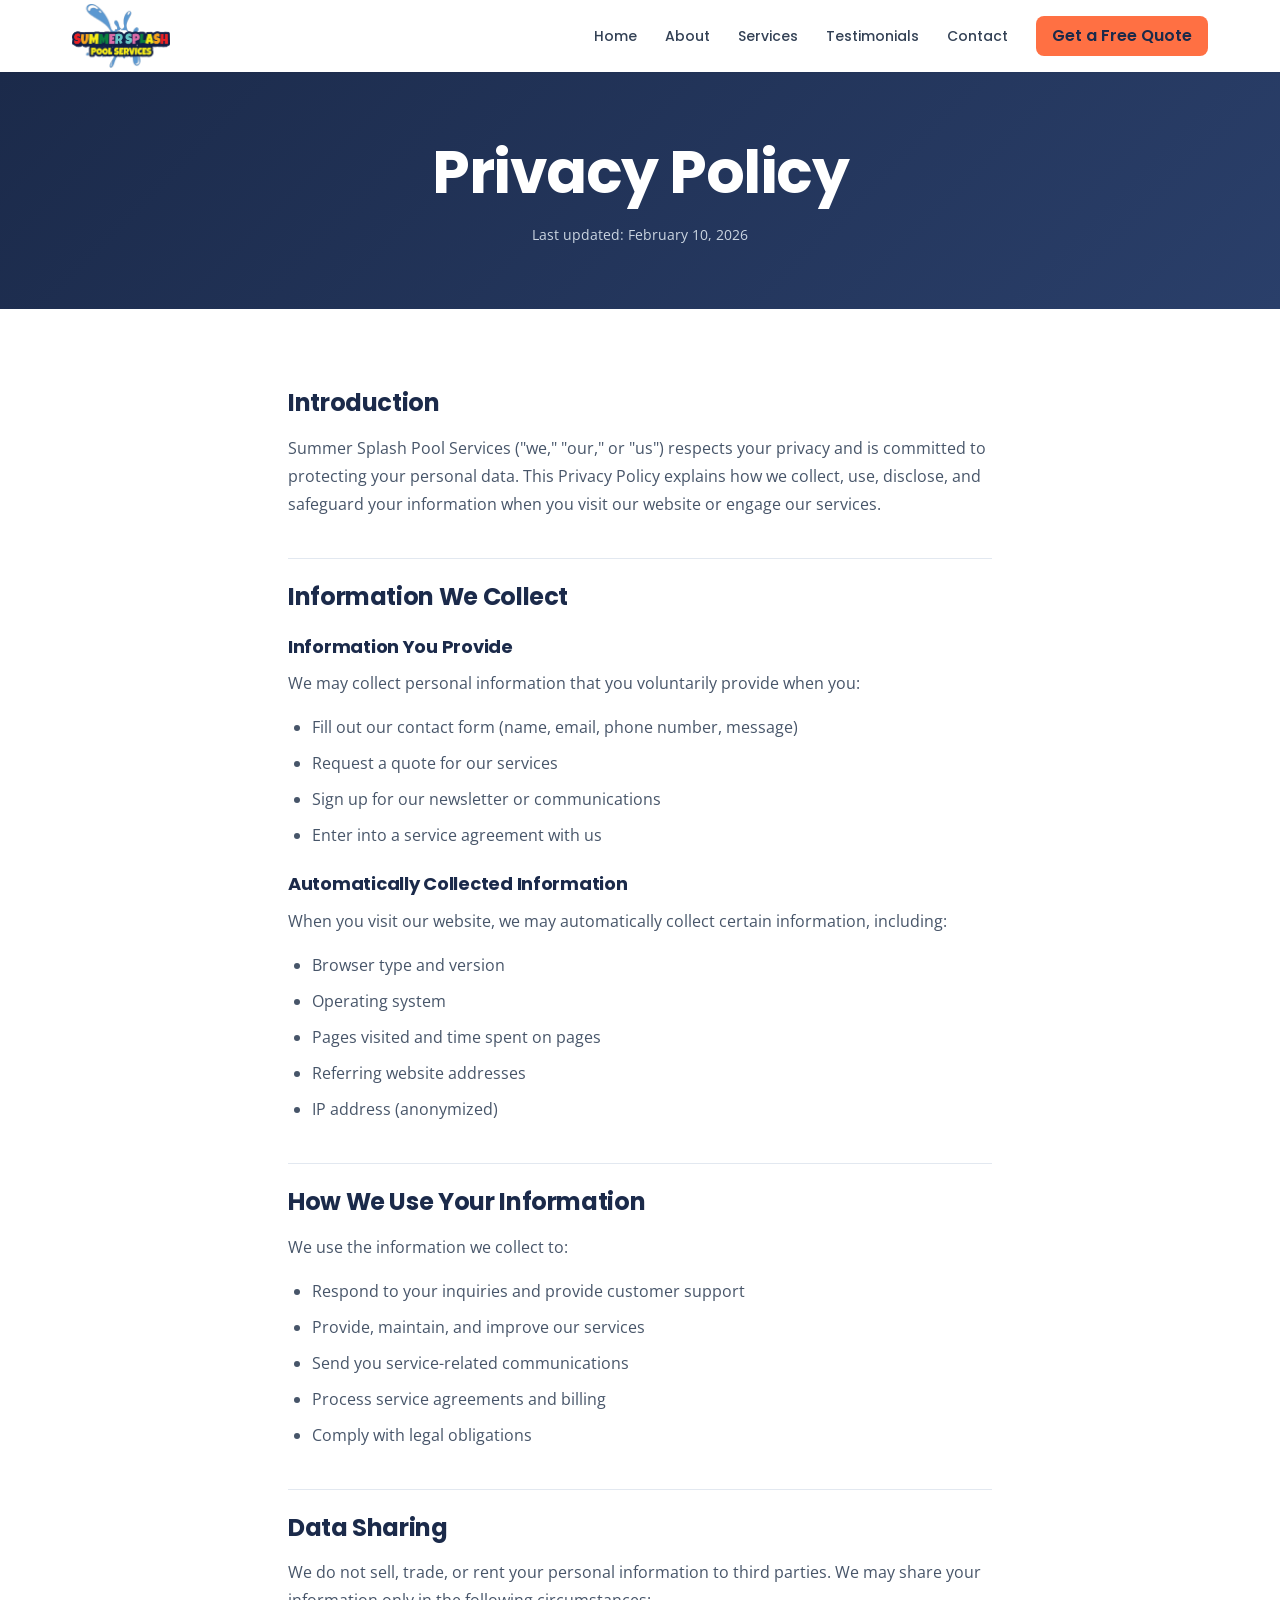
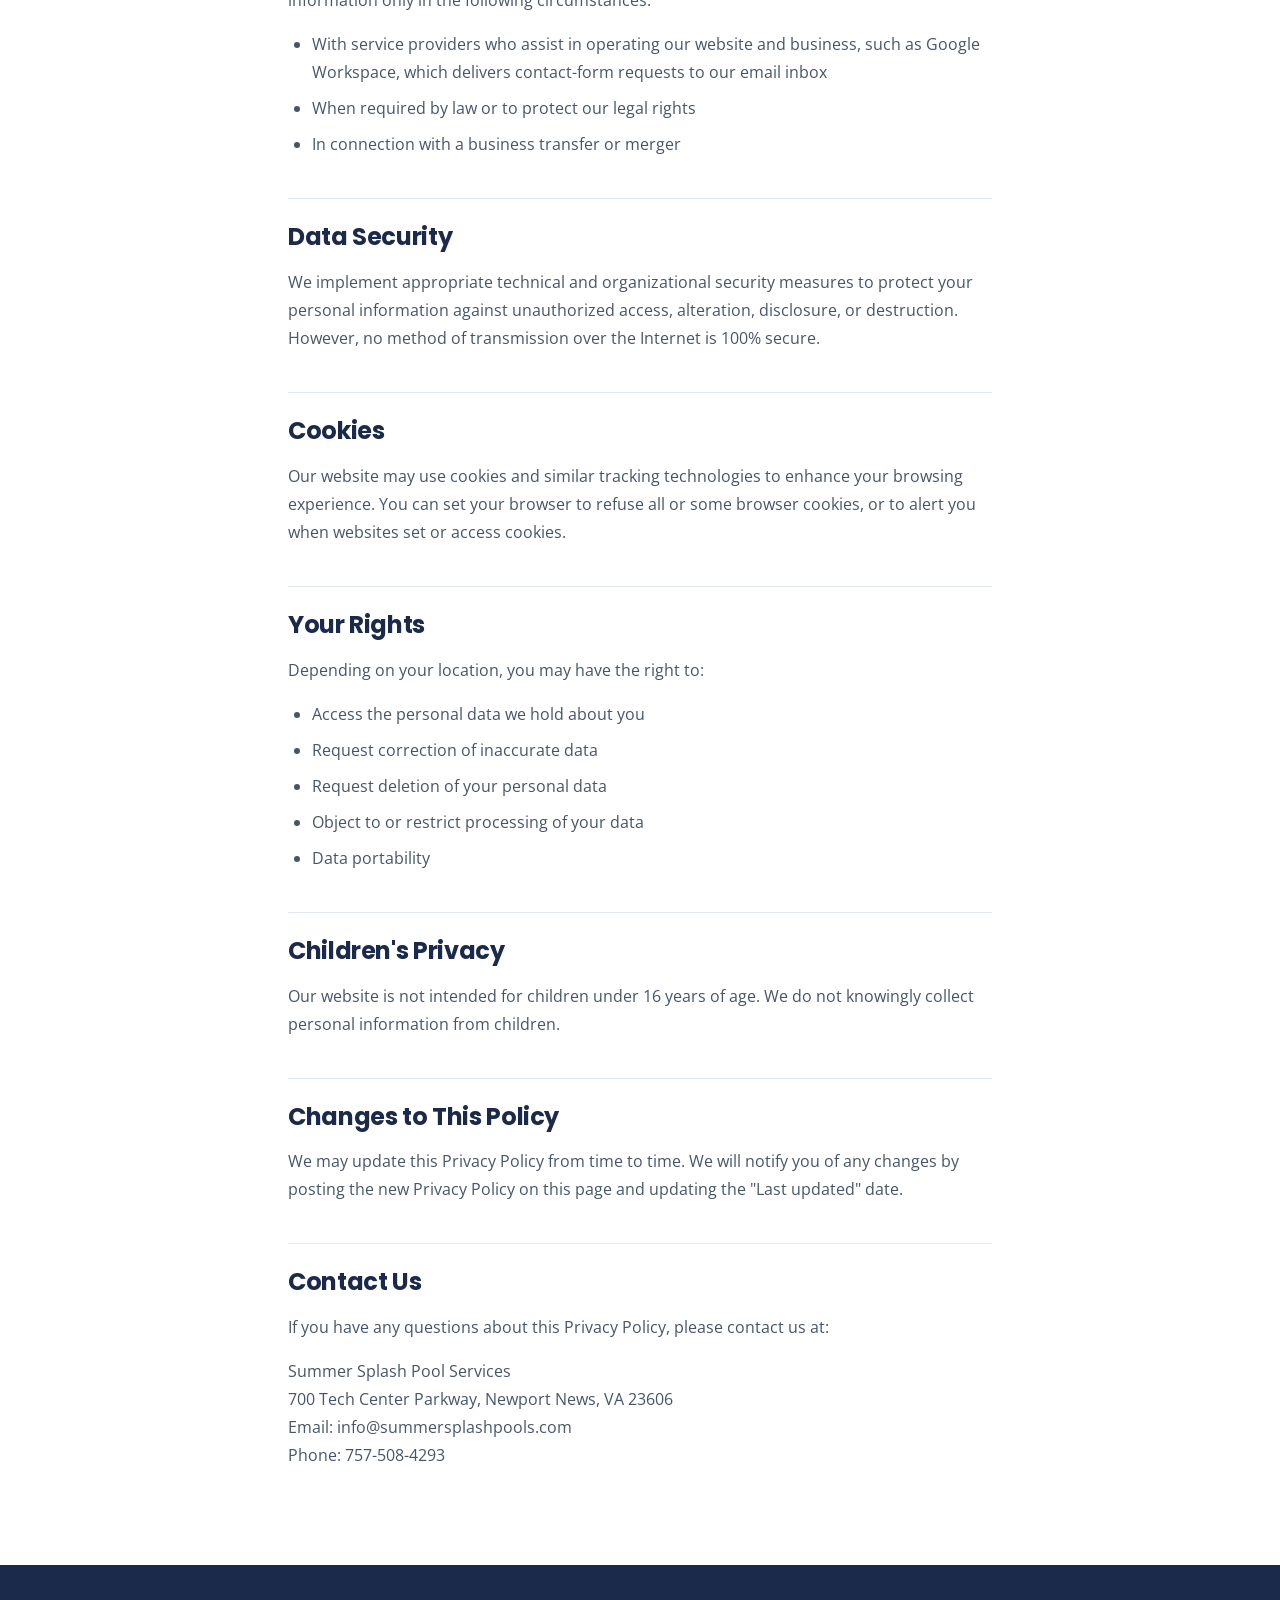
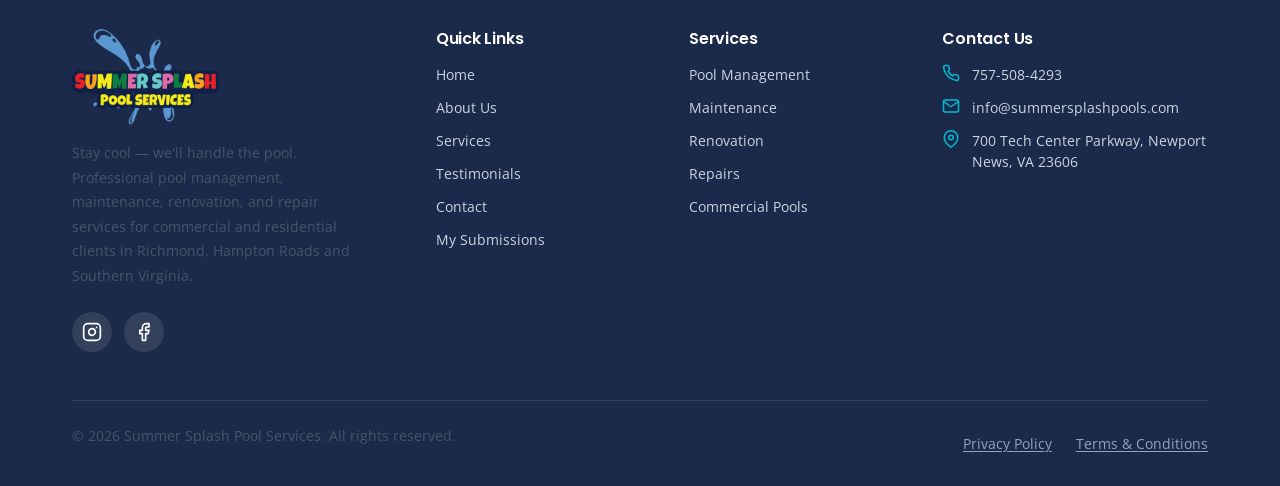
<file: privacy-policy.html>
<!DOCTYPE html>
<html lang="en">
<head>
  <meta charset="UTF-8">
  <meta name="viewport" content="width=device-width, initial-scale=1.0">
  <title>Privacy Policy – Summer Splash Pool Services</title>
  <meta name="description" content="Privacy Policy for Summer Splash Pool Services. Learn how we collect, use, and protect your personal information.">

  <!-- Open Graph -->
  <meta property="og:type" content="website">
  <meta property="og:title" content="Privacy Policy – Summer Splash Pool Services">
  <meta property="og:description" content="Privacy Policy for Summer Splash Pool Services. Learn how we collect, use, and protect your personal information.">
  <meta property="og:url" content="https://www.summersplashpools.com/privacy-policy.html">
  <meta property="og:image" content="https://kopi111.github.io/summer-splash/assets/og-image.jpg">
  <meta property="og:site_name" content="Summer Splash Pool Services">

  <link rel="preconnect" href="https://fonts.googleapis.com">
  <link rel="preconnect" href="https://fonts.gstatic.com" crossorigin>
  <link href="https://fonts.googleapis.com/css2?family=Open+Sans:wght@400;500;600&family=Poppins:wght@500;600;700&display=swap" rel="stylesheet">

  <link rel="stylesheet" href="css/variables.css">
  <link rel="stylesheet" href="css/reset.css">
  <link rel="stylesheet" href="css/typography.css">
  <link rel="stylesheet" href="css/layout.css">
  <link rel="stylesheet" href="css/utilities.css">
  <link rel="stylesheet" href="css/components.css">
  <link rel="stylesheet" href="css/header.css">
  <link rel="stylesheet" href="css/footer.css">
  <link rel="stylesheet" href="css/legal.css">

  <link rel="icon" href="assets/icons/favicon.ico">
  <script type="module" src="js/main.js"></script>
</head>
<body data-page="privacy">
  <div class="page-wrapper">
    <div id="header-slot"></div>

    <main id="main-content">
      <section class="legal-hero">
        <div class="container">
          <h1>Privacy Policy</h1>
          <p>Last updated: February 10, 2026</p>
        </div>
      </section>

      <section class="section">
        <div class="container legal-content">
          <h2>Introduction</h2>
          <p>Summer Splash Pool Services ("we," "our," or "us") respects your privacy and is committed to protecting your personal data. This Privacy Policy explains how we collect, use, disclose, and safeguard your information when you visit our website or engage our services.</p>

          <h2>Information We Collect</h2>
          <h3>Information You Provide</h3>
          <p>We may collect personal information that you voluntarily provide when you:</p>
          <ul>
            <li>Fill out our contact form (name, email, phone number, message)</li>
            <li>Request a quote for our services</li>
            <li>Sign up for our newsletter or communications</li>
            <li>Enter into a service agreement with us</li>
          </ul>

          <h3>Automatically Collected Information</h3>
          <p>When you visit our website, we may automatically collect certain information, including:</p>
          <ul>
            <li>Browser type and version</li>
            <li>Operating system</li>
            <li>Pages visited and time spent on pages</li>
            <li>Referring website addresses</li>
            <li>IP address (anonymized)</li>
          </ul>

          <h2>How We Use Your Information</h2>
          <p>We use the information we collect to:</p>
          <ul>
            <li>Respond to your inquiries and provide customer support</li>
            <li>Provide, maintain, and improve our services</li>
            <li>Send you service-related communications</li>
            <li>Process service agreements and billing</li>
            <li>Comply with legal obligations</li>
          </ul>

          <h2>Data Sharing</h2>
          <p>We do not sell, trade, or rent your personal information to third parties. We may share your information only in the following circumstances:</p>
          <ul>
            <li>With service providers who assist in operating our website and business, such as Google Workspace, which delivers contact-form requests to our email inbox</li>
            <li>When required by law or to protect our legal rights</li>
            <li>In connection with a business transfer or merger</li>
          </ul>

          <h2>Data Security</h2>
          <p>We implement appropriate technical and organizational security measures to protect your personal information against unauthorized access, alteration, disclosure, or destruction. However, no method of transmission over the Internet is 100% secure.</p>

          <h2>Cookies</h2>
          <p>Our website may use cookies and similar tracking technologies to enhance your browsing experience. You can set your browser to refuse all or some browser cookies, or to alert you when websites set or access cookies.</p>

          <h2>Your Rights</h2>
          <p>Depending on your location, you may have the right to:</p>
          <ul>
            <li>Access the personal data we hold about you</li>
            <li>Request correction of inaccurate data</li>
            <li>Request deletion of your personal data</li>
            <li>Object to or restrict processing of your data</li>
            <li>Data portability</li>
          </ul>

          <h2>Children's Privacy</h2>
          <p>Our website is not intended for children under 16 years of age. We do not knowingly collect personal information from children.</p>

          <h2>Changes to This Policy</h2>
          <p>We may update this Privacy Policy from time to time. We will notify you of any changes by posting the new Privacy Policy on this page and updating the "Last updated" date.</p>

          <h2>Contact Us</h2>
          <p>If you have any questions about this Privacy Policy, please contact us at:</p>
          <p>Summer Splash Pool Services<br>700 Tech Center Parkway, Newport News, VA 23606<br>Email: info@summersplashpools.com<br>Phone: 757-508-4293</p>
        </div>
      </section>
    </main>

    <div id="footer-slot"></div>
  </div>
</body>
</html>
</file>
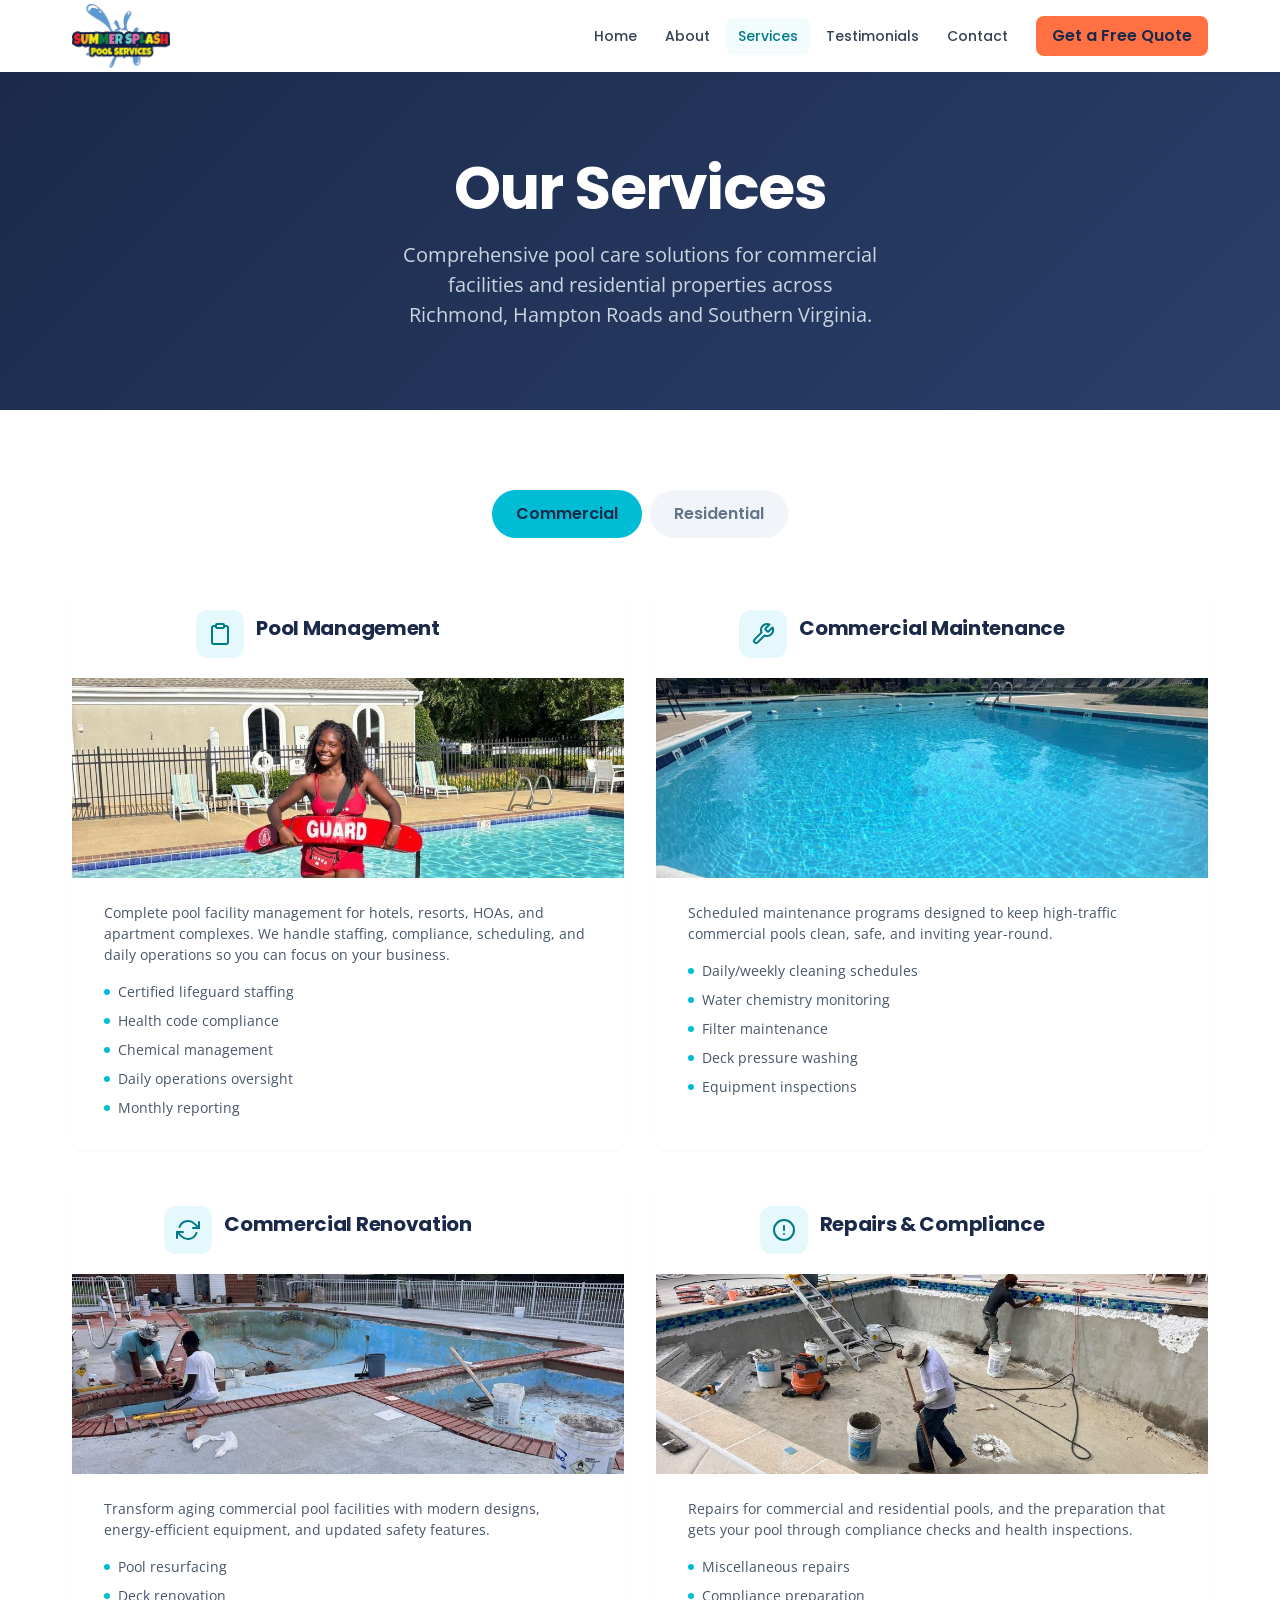
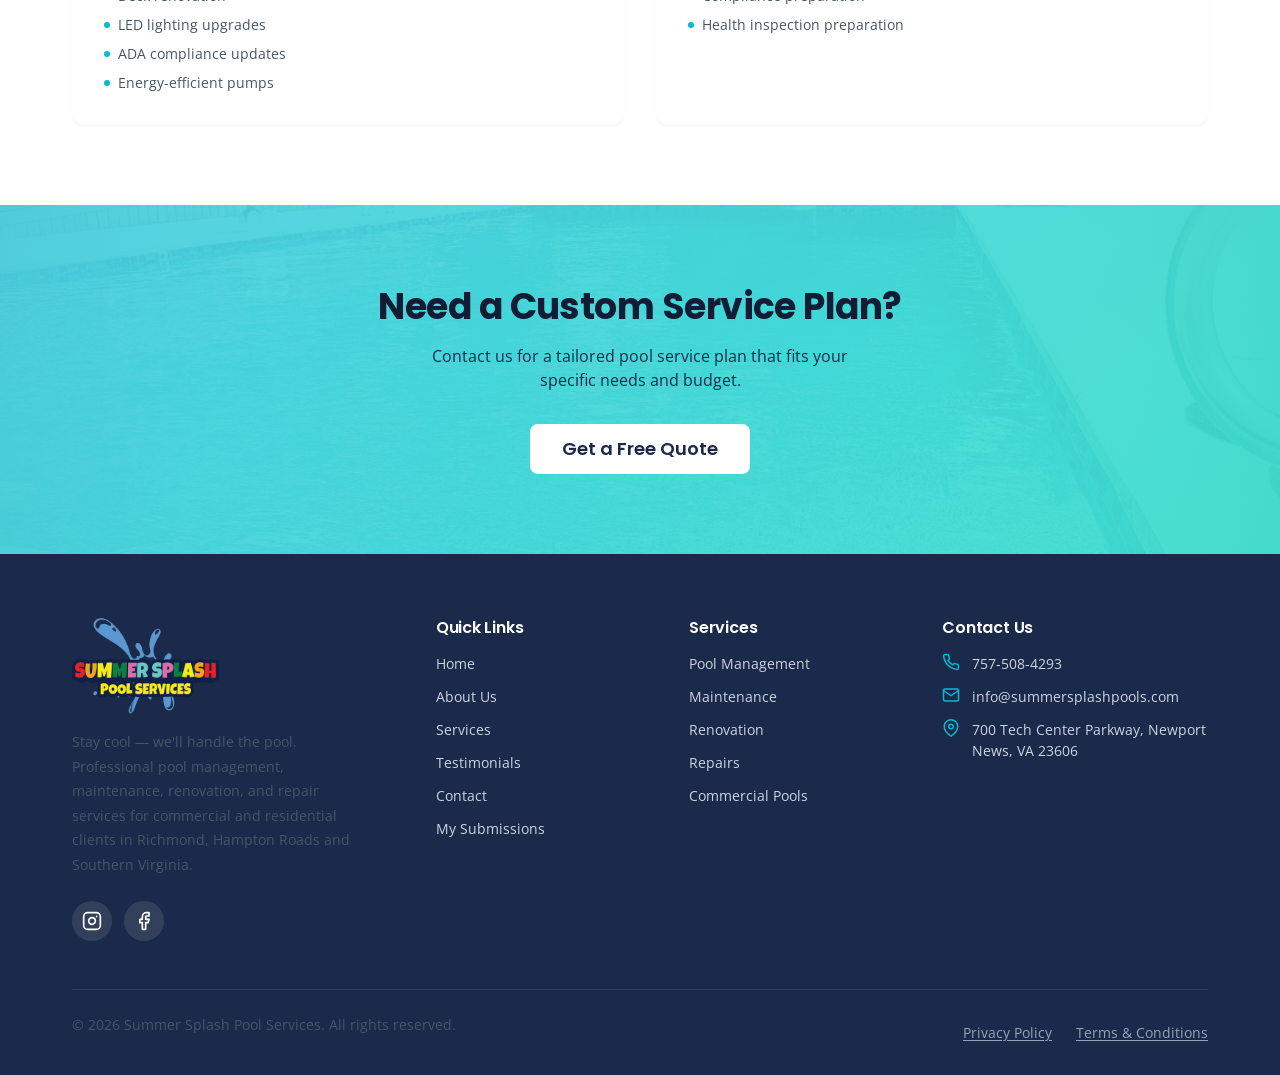
<file: services.html>
<!DOCTYPE html>
<html lang="en">
<head>
  <meta charset="UTF-8">
  <meta name="viewport" content="width=device-width, initial-scale=1.0">
  <title>Pool Services – Summer Splash Pool Services</title>
  <meta name="description" content="Explore our commercial and residential pool services including management, maintenance, renovation, and repair services across Southern Virginia.">

  <!-- Open Graph -->
  <meta property="og:type" content="website">
  <meta property="og:title" content="Pool Services – Summer Splash Pool Services">
  <meta property="og:description" content="Explore our commercial and residential pool services including management, maintenance, renovation, and repair services across Southern Virginia.">
  <meta property="og:url" content="https://www.summersplashpools.com/services.html">
  <meta property="og:image" content="https://kopi111.github.io/summer-splash/assets/og-image.jpg">
  <meta property="og:site_name" content="Summer Splash Pool Services">

  <link rel="preconnect" href="https://fonts.googleapis.com">
  <link rel="preconnect" href="https://fonts.gstatic.com" crossorigin>
  <link href="https://fonts.googleapis.com/css2?family=Open+Sans:wght@400;500;600&family=Poppins:wght@500;600;700&display=swap" rel="stylesheet">

  <link rel="stylesheet" href="css/variables.css">
  <link rel="stylesheet" href="css/reset.css">
  <link rel="stylesheet" href="css/typography.css">
  <link rel="stylesheet" href="css/layout.css">
  <link rel="stylesheet" href="css/utilities.css">
  <link rel="stylesheet" href="css/components.css">
  <link rel="stylesheet" href="css/header.css">
  <link rel="stylesheet" href="css/footer.css">
  <link rel="stylesheet" href="css/services.css">

  <link rel="icon" href="assets/icons/favicon.ico">
  <script type="module" src="js/main.js"></script>
</head>
<body data-page="services">
  <div class="page-wrapper">
    <div id="header-slot"></div>

    <main id="main-content">
      <!-- Hero -->
      <section class="page-hero">
        <div class="container">
          <h1>Our Services</h1>
          <p>Comprehensive pool care solutions for commercial facilities and residential properties across Richmond, Hampton Roads and Southern Virginia.</p>
        </div>
      </section>

      <!-- Services Content -->
      <section class="section">
        <div class="container">
          <!-- Tabs -->
          <div class="services-tabs" role="tablist" aria-label="Service categories">
            <button class="services-tab is-active" role="tab" aria-selected="true" aria-controls="panel-commercial" id="tab-commercial">Commercial</button>
            <button class="services-tab" role="tab" aria-selected="false" aria-controls="panel-residential" id="tab-residential">Residential</button>
          </div>

          <!-- Commercial Panel -->
          <div class="services-panel is-active" role="tabpanel" id="panel-commercial" aria-labelledby="tab-commercial">
            <div class="grid grid--2" id="commercial-services">
              <div class="service-card">
                <div class="service-card__header">
                  <div class="service-card__icon">
                    <svg viewBox="0 0 24 24" fill="none" stroke="currentColor" stroke-width="2" stroke-linecap="round" stroke-linejoin="round"><path d="M16 4h2a2 2 0 0 1 2 2v14a2 2 0 0 1-2 2H6a2 2 0 0 1-2-2V6a2 2 0 0 1 2-2h2"/><rect x="8" y="2" width="8" height="4" rx="1" ry="1"/></svg>
                  </div>
                  <h3>Pool Management</h3>
                </div>
                <img class="service-card__image" src="assets/photos/lifeguard-on-duty.jpg" alt="A certified lifeguard staffed by Summer Splash watching a community pool" loading="lazy" width="1000" height="747">
                <div class="service-card__body">
                  <p>Complete pool facility management for hotels, resorts, HOAs, and apartment complexes. We handle staffing, compliance, scheduling, and daily operations so you can focus on your business.</p>
                  <div class="service-card__features">
                    <span class="service-card__feature">Certified lifeguard staffing</span>
                    <span class="service-card__feature">Health code compliance</span>
                    <span class="service-card__feature">Chemical management</span>
                    <span class="service-card__feature">Daily operations oversight</span>
                    <span class="service-card__feature">Monthly reporting</span>
                  </div>
                </div>
              </div>

              <div class="service-card">
                <div class="service-card__header">
                  <div class="service-card__icon">
                    <svg viewBox="0 0 24 24" fill="none" stroke="currentColor" stroke-width="2" stroke-linecap="round" stroke-linejoin="round"><path d="M14.7 6.3a1 1 0 0 0 0 1.4l1.6 1.6a1 1 0 0 0 1.4 0l3.77-3.77a6 6 0 0 1-7.94 7.94l-6.91 6.91a2.12 2.12 0 0 1-3-3l6.91-6.91a6 6 0 0 1 7.94-7.94l-3.76 3.76z"/></svg>
                  </div>
                  <h3>Commercial Maintenance</h3>
                </div>
                <img class="service-card__image" src="assets/photos/community-pool-lap-lanes.jpg" alt="A commercial lap pool maintained on a weekly schedule" loading="lazy" width="1600" height="1200">
                <div class="service-card__body">
                  <p>Scheduled maintenance programs designed to keep high-traffic commercial pools clean, safe, and inviting year-round.</p>
                  <div class="service-card__features">
                    <span class="service-card__feature">Daily/weekly cleaning schedules</span>
                    <span class="service-card__feature">Water chemistry monitoring</span>
                    <span class="service-card__feature">Filter maintenance</span>
                    <span class="service-card__feature">Deck pressure washing</span>
                    <span class="service-card__feature">Equipment inspections</span>
                  </div>
                </div>
              </div>

              <div class="service-card">
                <div class="service-card__header">
                  <div class="service-card__icon">
                    <svg viewBox="0 0 24 24" fill="none" stroke="currentColor" stroke-width="2" stroke-linecap="round" stroke-linejoin="round"><polyline points="23 4 23 10 17 10"/><polyline points="1 20 1 14 7 14"/><path d="M3.51 9a9 9 0 0 1 14.85-3.36L23 10M1 14l4.64 4.36A9 9 0 0 0 20.49 15"/></svg>
                  </div>
                  <h3>Commercial Renovation</h3>
                </div>
                <img class="service-card__image" src="assets/photos/commercial-renovation-coping-rebuild.jpg" alt="The Summer Splash crew rebuilding the brick coping on a drained commercial pool" loading="lazy" width="1024" height="768">
                <div class="service-card__body">
                  <p>Transform aging commercial pool facilities with modern designs, energy-efficient equipment, and updated safety features.</p>
                  <div class="service-card__features">
                    <span class="service-card__feature">Pool resurfacing</span>
                    <span class="service-card__feature">Deck renovation</span>
                    <span class="service-card__feature">LED lighting upgrades</span>
                    <span class="service-card__feature">ADA compliance updates</span>
                    <span class="service-card__feature">Energy-efficient pumps</span>
                  </div>
                </div>
              </div>

              <div class="service-card">
                <div class="service-card__header">
                  <div class="service-card__icon">
                    <svg viewBox="0 0 24 24" fill="none" stroke="currentColor" stroke-width="2" stroke-linecap="round" stroke-linejoin="round"><circle cx="12" cy="12" r="10"/><line x1="12" y1="8" x2="12" y2="12"/><line x1="12" y1="16" x2="12.01" y2="16"/></svg>
                  </div>
                  <h3>Repairs &amp; Compliance</h3>
                </div>
                <img class="service-card__image" src="assets/photos/renovation-crew-resurfacing.jpg" alt="The Summer Splash crew on site in a drained commercial pool" loading="lazy" width="1024" height="768">
                <div class="service-card__body">
                  <p>Repairs for commercial and residential pools, and the preparation that gets your pool through compliance checks and health inspections.</p>
                  <div class="service-card__features">
                    <span class="service-card__feature">Miscellaneous repairs</span>
                    <span class="service-card__feature">Compliance preparation</span>
                    <span class="service-card__feature">Health inspection preparation</span>
                  </div>
                </div>
              </div>
            </div>
          </div>

          <!-- Residential Panel -->
          <div class="services-panel" role="tabpanel" id="panel-residential" aria-labelledby="tab-residential">
            <div class="grid grid--2" id="residential-services">
              <div class="service-card">
                <div class="service-card__header">
                  <div class="service-card__icon">
                    <svg viewBox="0 0 24 24" fill="none" stroke="currentColor" stroke-width="2" stroke-linecap="round" stroke-linejoin="round"><rect x="3" y="4" width="18" height="18" rx="2" ry="2"/><line x1="16" y1="2" x2="16" y2="6"/><line x1="8" y1="2" x2="8" y2="6"/><line x1="3" y1="10" x2="21" y2="10"/></svg>
                  </div>
                  <h3>Weekly Maintenance</h3>
                </div>
                <img class="service-card__image" src="assets/photos/clubhouse-pool-curved.jpg" alt="A clear, curved pool beside a clubhouse after a weekly maintenance visit" loading="lazy" width="1024" height="768">
                <div class="service-card__body">
                  <p>Keep your backyard pool sparkling clean with our comprehensive weekly maintenance service. Sit back and enjoy your pool without the hassle.</p>
                  <div class="service-card__features">
                    <span class="service-card__feature">Skimming & vacuuming</span>
                    <span class="service-card__feature">Chemical balancing</span>
                    <span class="service-card__feature">Filter cleaning</span>
                    <span class="service-card__feature">Tile brushing</span>
                    <span class="service-card__feature">Equipment check</span>
                  </div>
                </div>
              </div>

              <div class="service-card">
                <div class="service-card__header">
                  <div class="service-card__icon">
                    <svg viewBox="0 0 24 24" fill="none" stroke="currentColor" stroke-width="2" stroke-linecap="round" stroke-linejoin="round"><polyline points="23 4 23 10 17 10"/><polyline points="1 20 1 14 7 14"/><path d="M3.51 9a9 9 0 0 1 14.85-3.36L23 10M1 14l4.64 4.36A9 9 0 0 0 20.49 15"/></svg>
                  </div>
                  <h3>Pool Renovation</h3>
                </div>
                <img class="service-card__image" src="assets/photos/resurfaced-pool-drained.jpg" alt="A freshly resurfaced pool, drained and ready to fill" loading="lazy" width="1600" height="1200">
                <div class="service-card__body">
                  <p>Breathe new life into your pool with our residential renovation services. From simple resurfacing to complete redesigns, we do it all.</p>
                  <div class="service-card__features">
                    <span class="service-card__feature">Plaster & pebble resurfacing</span>
                    <span class="service-card__feature">Tile replacement</span>
                    <span class="service-card__feature">Water feature additions</span>
                    <span class="service-card__feature">Pool deck remodeling</span>
                    <span class="service-card__feature">Automation systems</span>
                  </div>
                </div>
              </div>

              <div class="service-card">
                <div class="service-card__header">
                  <div class="service-card__icon">
                    <svg viewBox="0 0 24 24" fill="none" stroke="currentColor" stroke-width="2" stroke-linecap="round" stroke-linejoin="round"><path d="M14.7 6.3a1 1 0 0 0 0 1.4l1.6 1.6a1 1 0 0 0 1.4 0l3.77-3.77a6 6 0 0 1-7.94 7.94l-6.91 6.91a2.12 2.12 0 0 1-3-3l6.91-6.91a6 6 0 0 1 7.94-7.94l-3.76 3.76z"/></svg>
                  </div>
                  <h3>Repair Services</h3>
                </div>
                <img class="service-card__image" src="assets/photos/filter-room-plumbing.jpg" alt="Twin sand filters, pump and new valves plumbed in a pool equipment room" loading="lazy" width="1024" height="768">
                <div class="service-card__body">
                  <p>From minor fixes to major repairs, our experienced technicians diagnose and resolve pool issues quickly and affordably.</p>
                  <div class="service-card__features">
                    <span class="service-card__feature">Leak detection</span>
                    <span class="service-card__feature">Pump & heater repair</span>
                    <span class="service-card__feature">Plumbing fixes</span>
                    <span class="service-card__feature">Crack repair</span>
                    <span class="service-card__feature">Light replacement</span>
                  </div>
                </div>
              </div>

              <div class="service-card">
                <div class="service-card__header">
                  <div class="service-card__icon">
                    <svg viewBox="0 0 24 24" fill="none" stroke="currentColor" stroke-width="2" stroke-linecap="round" stroke-linejoin="round"><circle cx="12" cy="12" r="5"/><line x1="12" y1="1" x2="12" y2="3"/><line x1="12" y1="21" x2="12" y2="23"/><line x1="4.22" y1="4.22" x2="5.64" y2="5.64"/><line x1="18.36" y1="18.36" x2="19.78" y2="19.78"/><line x1="1" y1="12" x2="3" y2="12"/><line x1="21" y1="12" x2="23" y2="12"/><line x1="4.22" y1="19.78" x2="5.64" y2="18.36"/><line x1="18.36" y1="5.64" x2="19.78" y2="4.22"/></svg>
                  </div>
                  <h3>Seasonal Services</h3>
                </div>
                <img class="service-card__image" src="assets/photos/winter-safety-cover.jpg" alt="A pool closed for the season under a fitted safety cover" loading="lazy" width="1024" height="768">
                <div class="service-card__body">
                  <p>Prepare your pool for every season with our opening, closing, and winterization services. We ensure your pool is ready when you are.</p>
                  <div class="service-card__features">
                    <span class="service-card__feature">Spring opening</span>
                    <span class="service-card__feature">Winterization</span>
                    <span class="service-card__feature">Green-to-clean recovery</span>
                    <span class="service-card__feature">Equipment startup</span>
                    <span class="service-card__feature">Cover installation</span>
                  </div>
                </div>
              </div>
            </div>
          </div>
        </div>
      </section>

      <!-- Closing call to action -->
      <section class="section cta-banner">
        <div class="cta-banner__bg" aria-hidden="true"></div>
        <div class="container">
          <h2>Need a Custom Service Plan?</h2>
          <p>Contact us for a tailored pool service plan that fits your specific needs and budget.</p>
          <a href="contact.html" class="btn btn--white btn--lg">Get a Free Quote</a>
        </div>
      </section>
    </main>

    <div id="footer-slot"></div>
  </div>

  <script type="module">
    // Tab switching logic
    document.addEventListener('DOMContentLoaded', () => {
      const tabs = document.querySelectorAll('.services-tab');
      const panels = document.querySelectorAll('.services-panel');

      function activate(tab, updateHash = true) {
        tabs.forEach(t => {
          t.classList.remove('is-active');
          t.setAttribute('aria-selected', 'false');
        });
        panels.forEach(p => p.classList.remove('is-active'));

        tab.classList.add('is-active');
        tab.setAttribute('aria-selected', 'true');

        const panelId = tab.getAttribute('aria-controls');
        const panel = document.getElementById(panelId);
        if (panel) panel.classList.add('is-active');

        const category = tab.id.replace('tab-', '');
        if (updateHash) history.replaceState(null, '', '#' + category);
      }

      // Honour services.html#residential so the home tiles can point at the
      // right category, and so a shared link opens where the sender left it.
      const requested = document.getElementById('tab-' + location.hash.slice(1));
      if (requested) activate(requested, false);

      tabs.forEach(tab => {
        tab.addEventListener('click', () => activate(tab));

        // Keyboard support
        tab.addEventListener('keydown', (e) => {
          const tabsList = [...tabs];
          const idx = tabsList.indexOf(tab);
          let target;

          if (e.key === 'ArrowRight') target = tabsList[(idx + 1) % tabsList.length];
          if (e.key === 'ArrowLeft') target = tabsList[(idx - 1 + tabsList.length) % tabsList.length];

          if (target) {
            e.preventDefault();
            target.click();
            target.focus();
          }
        });
      });
    });
  </script>
</body>
</html>
</file>
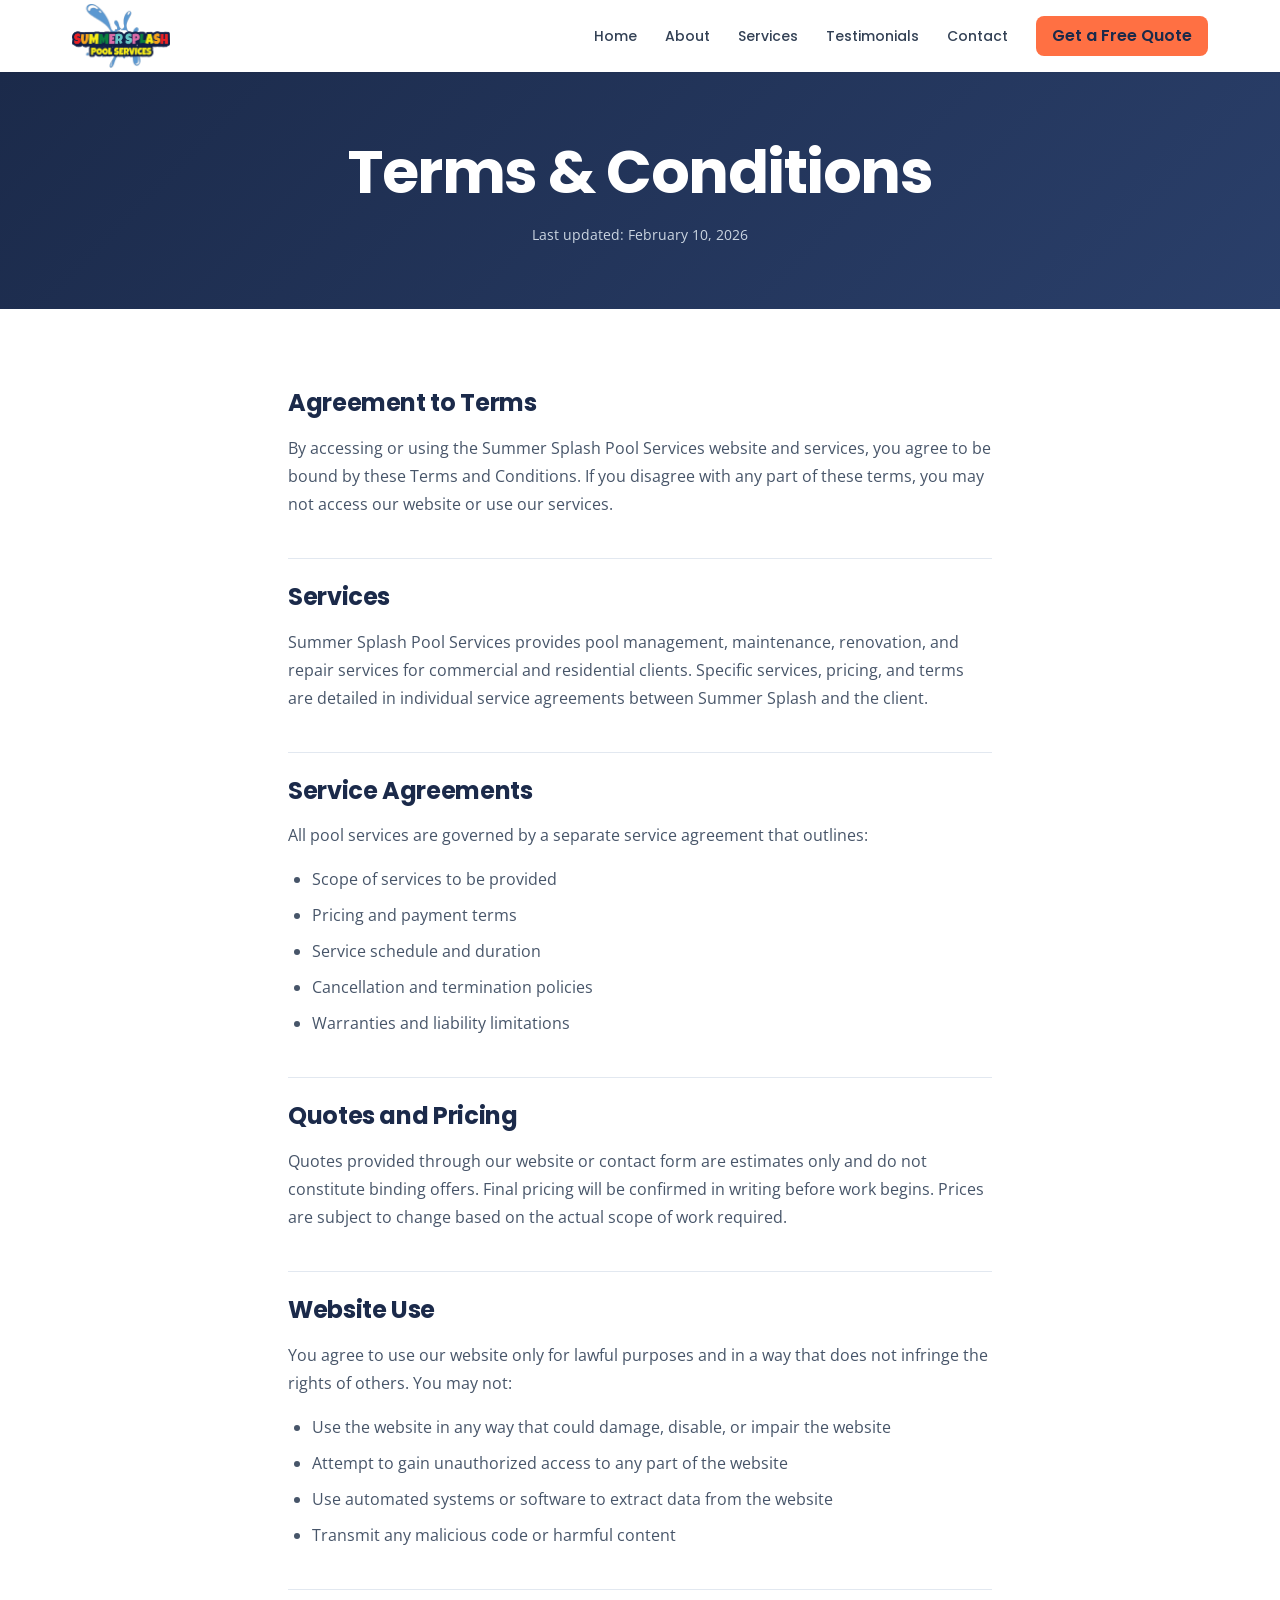
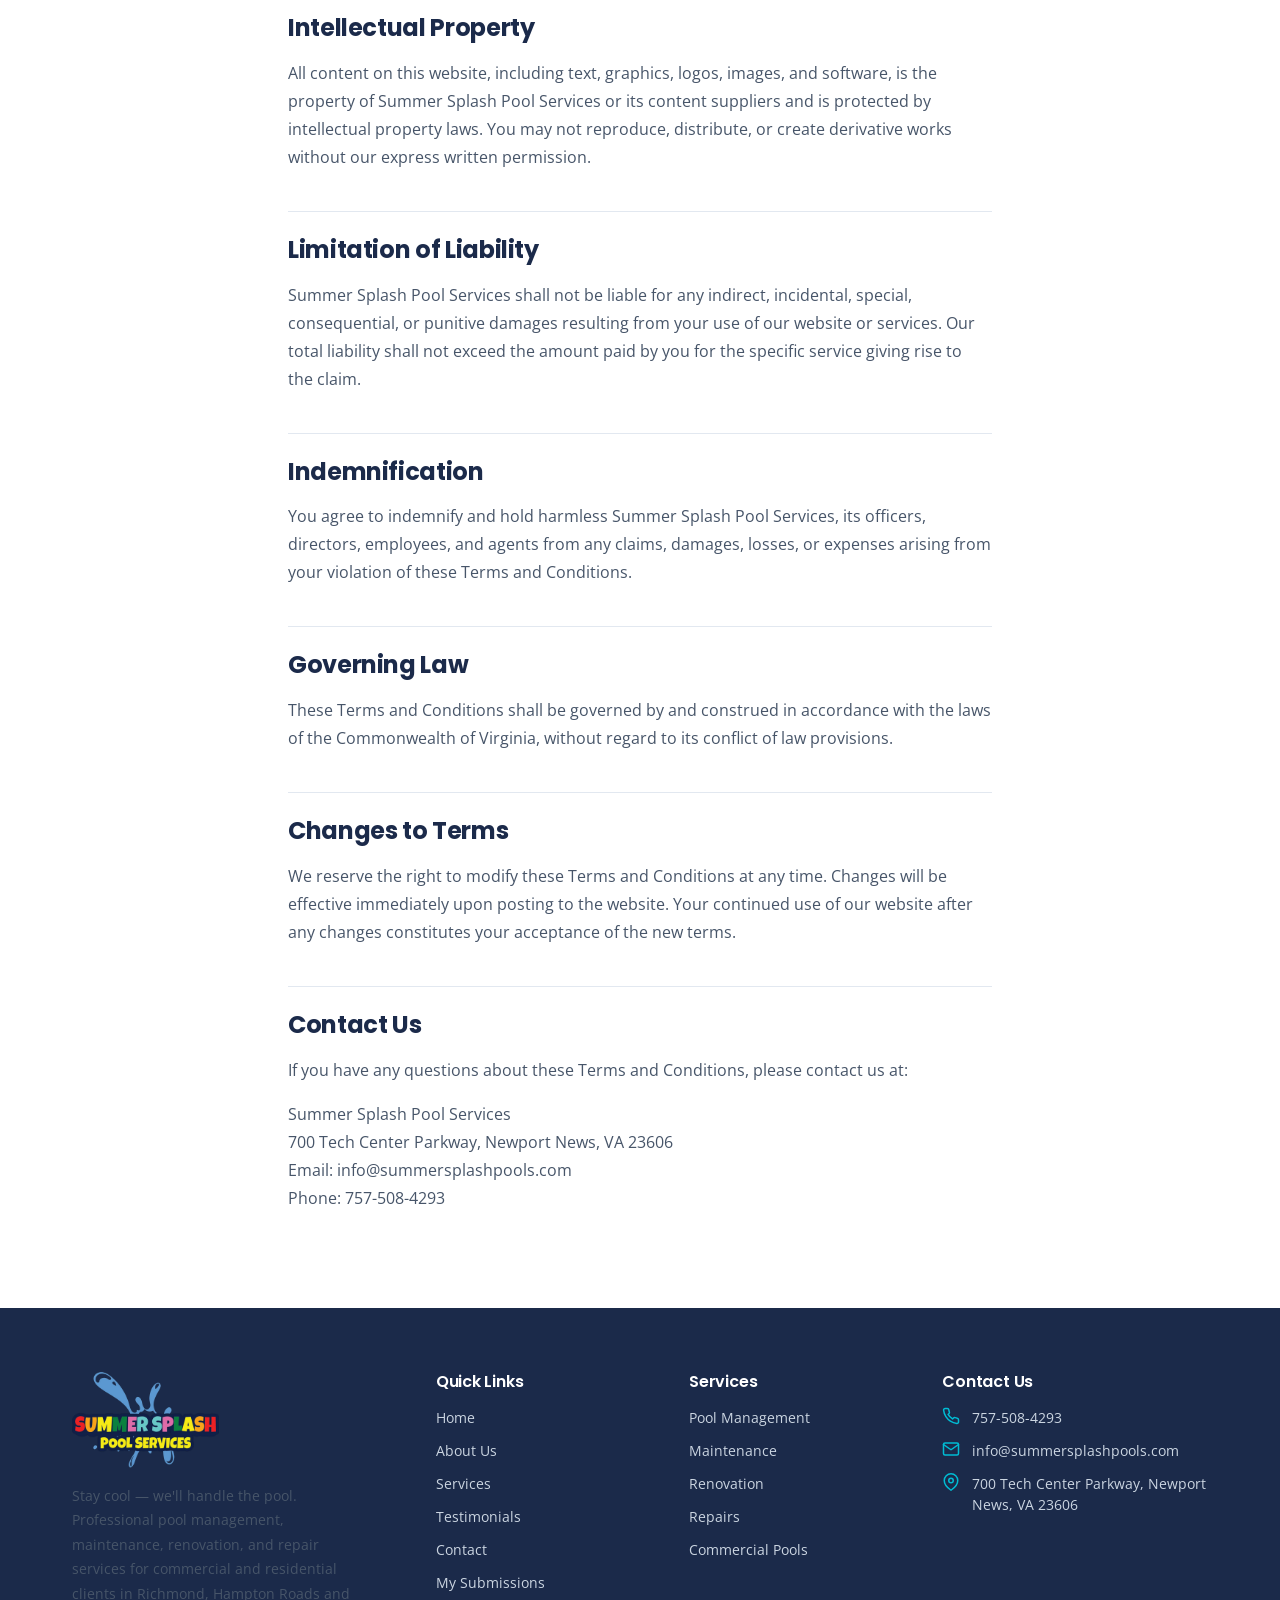
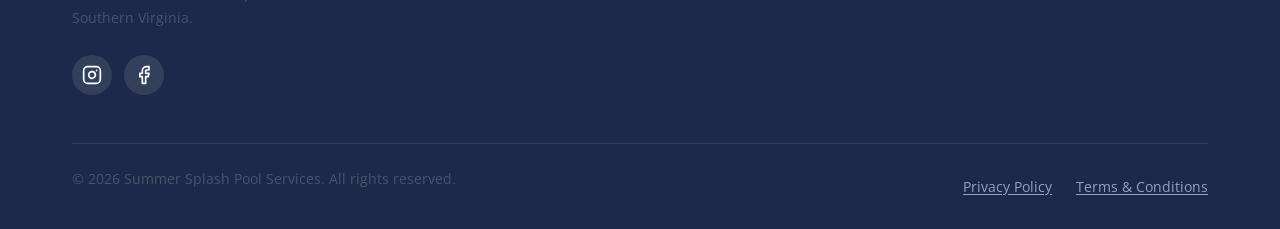
<file: terms-and-conditions.html>
<!DOCTYPE html>
<html lang="en">
<head>
  <meta charset="UTF-8">
  <meta name="viewport" content="width=device-width, initial-scale=1.0">
  <title>Terms & Conditions – Summer Splash Pool Services</title>
  <meta name="description" content="Terms and Conditions for Summer Splash Pool Services website and services.">

  <!-- Open Graph -->
  <meta property="og:type" content="website">
  <meta property="og:title" content="Terms & Conditions – Summer Splash Pool Services">
  <meta property="og:description" content="Terms and Conditions for Summer Splash Pool Services website and services.">
  <meta property="og:url" content="https://www.summersplashpools.com/terms-and-conditions.html">
  <meta property="og:image" content="https://kopi111.github.io/summer-splash/assets/og-image.jpg">
  <meta property="og:site_name" content="Summer Splash Pool Services">

  <link rel="preconnect" href="https://fonts.googleapis.com">
  <link rel="preconnect" href="https://fonts.gstatic.com" crossorigin>
  <link href="https://fonts.googleapis.com/css2?family=Open+Sans:wght@400;500;600&family=Poppins:wght@500;600;700&display=swap" rel="stylesheet">

  <link rel="stylesheet" href="css/variables.css">
  <link rel="stylesheet" href="css/reset.css">
  <link rel="stylesheet" href="css/typography.css">
  <link rel="stylesheet" href="css/layout.css">
  <link rel="stylesheet" href="css/utilities.css">
  <link rel="stylesheet" href="css/components.css">
  <link rel="stylesheet" href="css/header.css">
  <link rel="stylesheet" href="css/footer.css">
  <link rel="stylesheet" href="css/legal.css">

  <link rel="icon" href="assets/icons/favicon.ico">
  <script type="module" src="js/main.js"></script>
</head>
<body data-page="terms">
  <div class="page-wrapper">
    <div id="header-slot"></div>

    <main id="main-content">
      <section class="legal-hero">
        <div class="container">
          <h1>Terms & Conditions</h1>
          <p>Last updated: February 10, 2026</p>
        </div>
      </section>

      <section class="section">
        <div class="container legal-content">
          <h2>Agreement to Terms</h2>
          <p>By accessing or using the Summer Splash Pool Services website and services, you agree to be bound by these Terms and Conditions. If you disagree with any part of these terms, you may not access our website or use our services.</p>

          <h2>Services</h2>
          <p>Summer Splash Pool Services provides pool management, maintenance, renovation, and repair services for commercial and residential clients. Specific services, pricing, and terms are detailed in individual service agreements between Summer Splash and the client.</p>

          <h2>Service Agreements</h2>
          <p>All pool services are governed by a separate service agreement that outlines:</p>
          <ul>
            <li>Scope of services to be provided</li>
            <li>Pricing and payment terms</li>
            <li>Service schedule and duration</li>
            <li>Cancellation and termination policies</li>
            <li>Warranties and liability limitations</li>
          </ul>

          <h2>Quotes and Pricing</h2>
          <p>Quotes provided through our website or contact form are estimates only and do not constitute binding offers. Final pricing will be confirmed in writing before work begins. Prices are subject to change based on the actual scope of work required.</p>

          <h2>Website Use</h2>
          <p>You agree to use our website only for lawful purposes and in a way that does not infringe the rights of others. You may not:</p>
          <ul>
            <li>Use the website in any way that could damage, disable, or impair the website</li>
            <li>Attempt to gain unauthorized access to any part of the website</li>
            <li>Use automated systems or software to extract data from the website</li>
            <li>Transmit any malicious code or harmful content</li>
          </ul>

          <h2>Intellectual Property</h2>
          <p>All content on this website, including text, graphics, logos, images, and software, is the property of Summer Splash Pool Services or its content suppliers and is protected by intellectual property laws. You may not reproduce, distribute, or create derivative works without our express written permission.</p>

          <h2>Limitation of Liability</h2>
          <p>Summer Splash Pool Services shall not be liable for any indirect, incidental, special, consequential, or punitive damages resulting from your use of our website or services. Our total liability shall not exceed the amount paid by you for the specific service giving rise to the claim.</p>

          <h2>Indemnification</h2>
          <p>You agree to indemnify and hold harmless Summer Splash Pool Services, its officers, directors, employees, and agents from any claims, damages, losses, or expenses arising from your violation of these Terms and Conditions.</p>

          <h2>Governing Law</h2>
          <p>These Terms and Conditions shall be governed by and construed in accordance with the laws of the Commonwealth of Virginia, without regard to its conflict of law provisions.</p>

          <h2>Changes to Terms</h2>
          <p>We reserve the right to modify these Terms and Conditions at any time. Changes will be effective immediately upon posting to the website. Your continued use of our website after any changes constitutes your acceptance of the new terms.</p>

          <h2>Contact Us</h2>
          <p>If you have any questions about these Terms and Conditions, please contact us at:</p>
          <p>Summer Splash Pool Services<br>700 Tech Center Parkway, Newport News, VA 23606<br>Email: info@summersplashpools.com<br>Phone: 757-508-4293</p>
        </div>
      </section>
    </main>

    <div id="footer-slot"></div>
  </div>
</body>
</html>
</file>
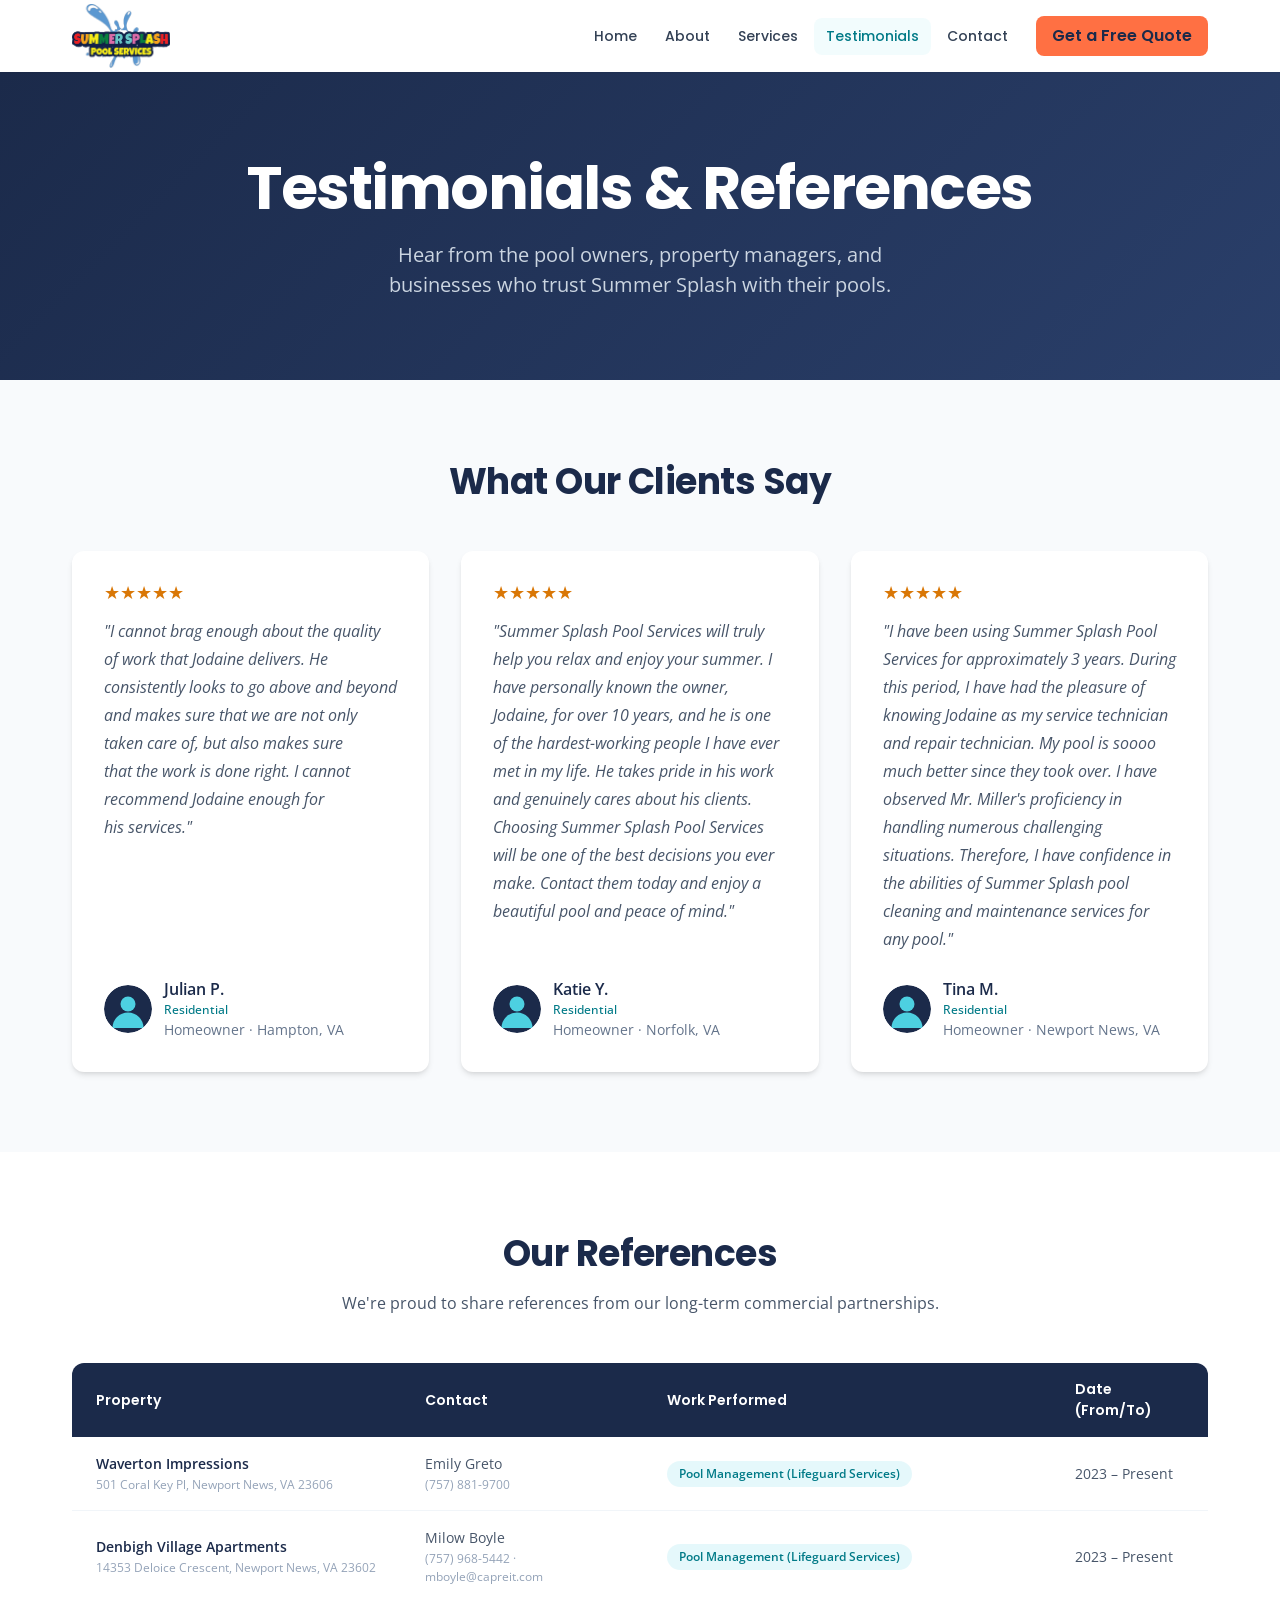
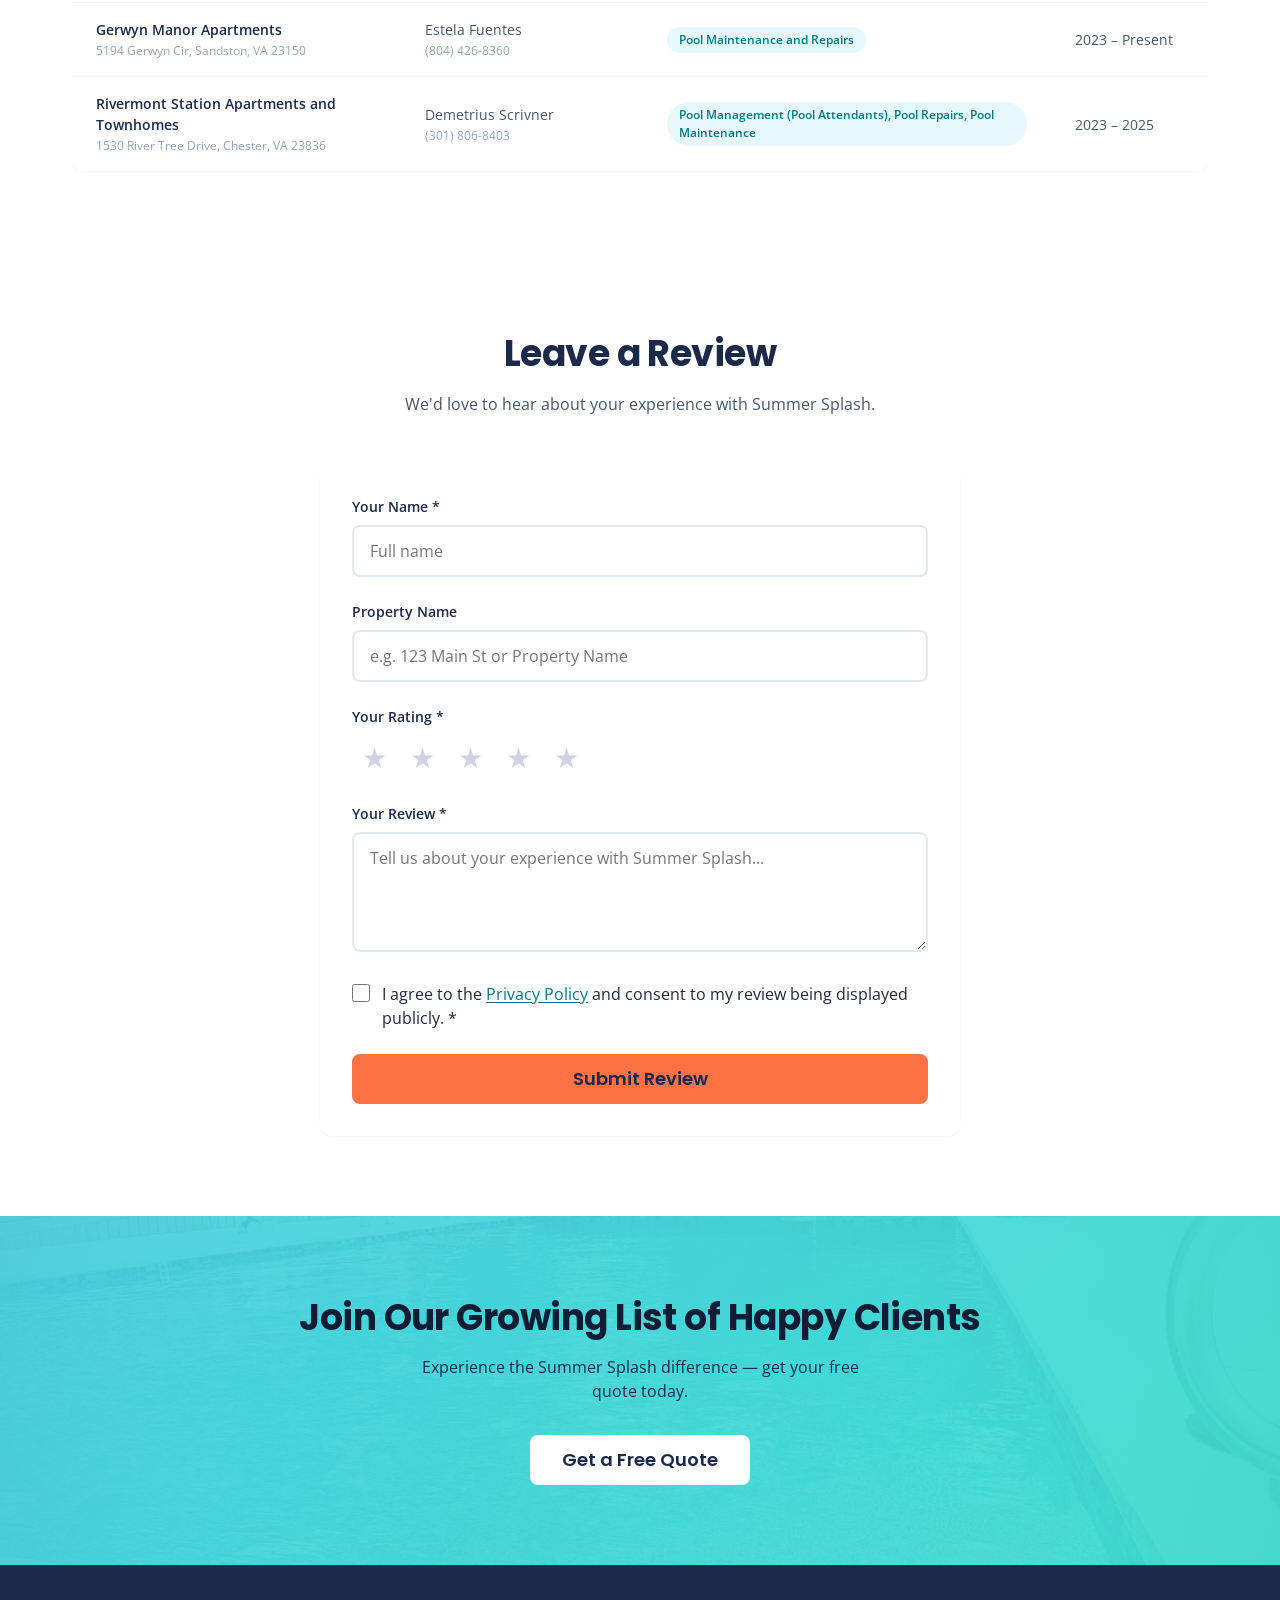
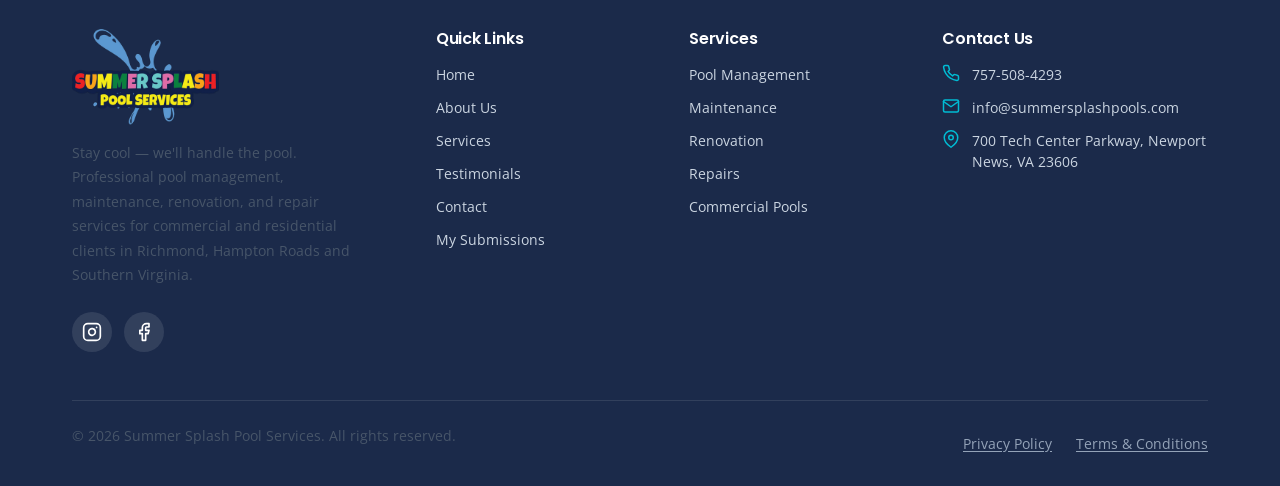
<file: testimonials.html>
<!DOCTYPE html>
<html lang="en">
<head>
  <meta charset="UTF-8">
  <meta name="viewport" content="width=device-width, initial-scale=1.0">
  <title>Testimonials & References – Summer Splash Pool Services</title>
  <meta name="description" content="Read what our clients say about Summer Splash Pool Services. View testimonials and professional references from commercial and residential customers.">

  <!-- Open Graph -->
  <meta property="og:type" content="website">
  <meta property="og:title" content="Testimonials & References – Summer Splash Pool Services">
  <meta property="og:description" content="Read what our clients say about Summer Splash Pool Services. View testimonials and professional references from commercial and residential customers.">
  <meta property="og:url" content="https://www.summersplashpools.com/testimonials.html">
  <meta property="og:image" content="https://kopi111.github.io/summer-splash/assets/og-image.jpg">
  <meta property="og:site_name" content="Summer Splash Pool Services">

  <link rel="preconnect" href="https://fonts.googleapis.com">
  <link rel="preconnect" href="https://fonts.gstatic.com" crossorigin>
  <link href="https://fonts.googleapis.com/css2?family=Open+Sans:wght@400;500;600&family=Poppins:wght@500;600;700&display=swap" rel="stylesheet">

  <link rel="stylesheet" href="css/variables.css">
  <link rel="stylesheet" href="css/reset.css">
  <link rel="stylesheet" href="css/typography.css">
  <link rel="stylesheet" href="css/layout.css">
  <link rel="stylesheet" href="css/utilities.css">
  <link rel="stylesheet" href="css/components.css">
  <link rel="stylesheet" href="css/header.css">
  <link rel="stylesheet" href="css/footer.css">
  <link rel="stylesheet" href="css/testimonials.css">

  <link rel="icon" href="assets/icons/favicon.ico">
  <script type="module" src="js/main.js"></script>
</head>
<body data-page="testimonials">
  <div class="page-wrapper">
    <div id="header-slot"></div>

    <main id="main-content">
      <!-- Hero -->
      <section class="page-hero">
        <div class="container">
          <h1>Testimonials & References</h1>
          <p>Hear from the pool owners, property managers, and businesses who trust Summer Splash with their pools.</p>
        </div>
      </section>

      <!-- Testimonials Grid -->
      <section class="section section--gray">
        <div class="container">
          <div class="section-header">
            <h2>What Our Clients Say</h2>
          </div>
          <div class="grid grid--3" id="testimonials-grid">
            <!-- Populated by JS -->
          </div>
        </div>
      </section>

      <!-- References Table -->
      <section class="section">
        <div class="container">
          <div class="section-header">
            <h2>Our References</h2>
            <p>We're proud to share references from our long-term commercial partnerships.</p>
          </div>
          <div class="references-section">
            <table class="references-table">
              <thead>
                <tr>
                  <th>Property</th>
                  <th>Contact</th>
                  <th>Work Performed</th>
                  <th>Date (From/To)</th>
                </tr>
              </thead>
              <tbody id="references-tbody">
                <!-- Populated by JS -->
              </tbody>
            </table>
          </div>
        </div>
      </section>

      <!-- Submit a Review -->
      <section class="section" id="leave-review">
        <div class="container">
          <div class="section-header">
            <h2>Leave a Review</h2>
            <p>We'd love to hear about your experience with Summer Splash.</p>
          </div>
          <div class="review-form-wrap">
            <form id="review-form" novalidate>
              <div class="form-row form-row--2">
                <div class="form-group">
                  <label class="form-label" for="review-name">Your Name *</label>
                  <input class="form-input" type="text" id="review-name" required placeholder="Full name" autocomplete="name" aria-describedby="review-name-error">
                  <span class="form-error" id="review-name-error" role="alert"></span>
                </div>
                <div class="form-group">
                  <label class="form-label" for="review-property">Property Name</label>
                  <input class="form-input" type="text" id="review-property" placeholder="e.g. 123 Main St or Property Name">
                </div>
              </div>

              <div class="form-group">
                <label class="form-label">Your Rating *</label>
                <input type="hidden" id="review-rating" value="">
                <div class="star-rating-input" role="radiogroup" aria-label="Your rating out of five">
                  <button type="button" class="star-btn" role="radio" aria-checked="false" data-value="1" aria-label="1 star">&#9733;</button>
                  <button type="button" class="star-btn" role="radio" aria-checked="false" data-value="2" aria-label="2 stars">&#9733;</button>
                  <button type="button" class="star-btn" role="radio" aria-checked="false" data-value="3" aria-label="3 stars">&#9733;</button>
                  <button type="button" class="star-btn" role="radio" aria-checked="false" data-value="4" aria-label="4 stars">&#9733;</button>
                  <button type="button" class="star-btn" role="radio" aria-checked="false" data-value="5" aria-label="5 stars">&#9733;</button>
                </div>
                <span class="form-error" id="rating-error" role="alert"></span>
              </div>

              <div class="form-group">
                <label class="form-label" for="review-text">Your Review *</label>
                <textarea class="form-textarea" id="review-text" required placeholder="Tell us about your experience with Summer Splash..." aria-describedby="review-text-error"></textarea>
                <span class="form-error" id="review-text-error" role="alert"></span>
              </div>

              <div class="form-group">
                <label class="form-checkbox">
                  <input type="checkbox" id="review-consent" required aria-describedby="review-consent-error">
                  <span>I agree to the <a href="privacy-policy.html">Privacy Policy</a> and consent to my review being displayed publicly. *</span>
                </label>
                <span class="form-error" id="review-consent-error" role="alert"></span>
              </div>

              <button type="submit" class="btn btn--cta btn--lg btn--block">Submit Review</button>
            </form>

            <div class="review-success" id="review-success" role="status">
              <div class="form-success__icon">
                <svg width="32" height="32" viewBox="0 0 24 24" fill="none" stroke="currentColor" stroke-width="2" stroke-linecap="round" stroke-linejoin="round"><path d="M22 11.08V12a10 10 0 1 1-5.93-9.14"/><polyline points="22 4 12 14.01 9 11.01"/></svg>
              </div>
              <h3>Review Submitted!</h3>
              <p>Thank you for your review. It will be visible once approved by our team.</p>
              <button type="button" class="btn btn--primary btn--sm mt-4" id="write-another-review">Write Another Review</button>
            </div>
          </div>
        </div>
      </section>

      <!-- Closing call to action -->
      <section class="section cta-banner">
        <div class="cta-banner__bg" aria-hidden="true"></div>
        <div class="container">
          <h2>Join Our Growing List of Happy Clients</h2>
          <p>Experience the Summer Splash difference — get your free quote today.</p>
          <a href="contact.html" class="btn btn--white btn--lg">Get a Free Quote</a>
        </div>
      </section>
    </main>

    <div id="footer-slot"></div>
  </div>
</body>
</html>
</file>
<file: css/variables.css>
/* ==========================================================================
   Design Tokens – Summer Splash Pool Services
   ========================================================================== */

:root {
  /* Brand Colors */
  --color-navy: #1B2A4A;
  --color-navy-light: #2A3F6A;
  --color-navy-dark: #111D35;
  --color-aqua: #00BCD4;
  --color-aqua-light: #4DD0E1;
  --color-aqua-dark: #0097A7;
  --color-turquoise: #40E0D0;
  --color-yellow: #FFD54F;
  --color-yellow-dark: #FFC107;
  --color-coral: #FF7043;
  --color-coral-dark: #E64A19;

  /* Ink variants — the brand hues darkened until they are legible AS TEXT on
     white. Fills keep the vivid values above; only type and icons use these. */
  --color-aqua-ink: #007A87;
  --color-coral-ink: #C63C10;
  --color-star: #D97706;
  --color-white: #FFFFFF;
  --color-gray-50: #F8FAFC;
  --color-gray-100: #F1F5F9;
  --color-gray-200: #E2E8F0;
  --color-gray-300: #CBD5E1;
  --color-gray-400: #94A3B8;
  --color-gray-500: #64748B;
  --color-gray-600: #475569;
  --color-gray-700: #334155;
  --color-gray-800: #1E293B;
  --color-gray-900: #0F172A;
  --color-black: #000000;

  /* Semantic Colors */
  --color-primary: var(--color-navy);
  --color-secondary: var(--color-aqua);
  --color-accent: var(--color-turquoise);
  --color-highlight: var(--color-yellow);
  --color-cta: var(--color-coral);
  --color-success: #15803D;
  --color-error: #DC2626;
  --color-warning: var(--color-yellow-dark);
  --color-focus: #00707C;

  /* Typography */
  --font-heading: 'Poppins', sans-serif;
  --font-body: 'Open Sans', sans-serif;

  --text-xs: 0.75rem;
  --text-sm: 0.875rem;
  --text-base: 1rem;
  --text-lg: 1.125rem;
  --text-xl: 1.25rem;
  --text-2xl: 1.5rem;
  --text-3xl: 1.875rem;
  --text-4xl: 2.25rem;
  --text-5xl: 3rem;
  --text-6xl: 3.75rem;

  --tracking-display: -0.025em;
  --tracking-tight: -0.015em;
  --tracking-label: 0.1em;

  --leading-tight: 1.2;
  --leading-normal: 1.5;
  --leading-relaxed: 1.75;

  --weight-regular: 400;
  --weight-medium: 500;
  --weight-semibold: 600;
  --weight-bold: 700;

  /* Spacing */
  --space-1: 0.25rem;
  --space-2: 0.5rem;
  --space-3: 0.75rem;
  --space-4: 1rem;
  --space-5: 1.25rem;
  --space-6: 1.5rem;
  --space-8: 2rem;
  --space-10: 2.5rem;
  --space-12: 3rem;
  --space-16: 4rem;
  --space-20: 5rem;
  --space-24: 6rem;

  /* Layout */
  --container-sm: 640px;
  --container-md: 768px;
  --container-lg: 1024px;
  --container-xl: 1200px;
  --container-2xl: 1400px;

  /* Borders */
  --radius-sm: 4px;
  --radius-md: 8px;
  --radius-lg: 12px;
  --radius-xl: 16px;
  --radius-full: 9999px;

  /* Shadows */
  --shadow-sm: 0 1px 2px rgba(0, 0, 0, 0.05);
  --shadow-md: 0 4px 6px -1px rgba(0, 0, 0, 0.1), 0 2px 4px -2px rgba(0, 0, 0, 0.1);
  --shadow-lg: 0 10px 15px -3px rgba(0, 0, 0, 0.1), 0 4px 6px -4px rgba(0, 0, 0, 0.1);
  --shadow-xl: 0 20px 25px -5px rgba(0, 0, 0, 0.1), 0 8px 10px -6px rgba(0, 0, 0, 0.1);

  /* Transitions */
  --ease-out: cubic-bezier(0.16, 1, 0.3, 1);

  --transition-fast: 150ms var(--ease-out);
  --transition-base: 250ms var(--ease-out);
  --transition-slow: 400ms var(--ease-out);

  /* Z-Index Scale */
  --z-dropdown: 100;
  --z-sticky: 200;
  --z-overlay: 300;
  --z-modal: 400;
  --z-toast: 500;

  /* Header */
  --header-height: 72px;
}
</file>
<file: css/typography.css>
/* ==========================================================================
   Typography – Google Fonts + Type Scale
   ========================================================================== */

body {
  font-family: var(--font-body);
  font-size: var(--text-base);
  color: var(--color-gray-800);
  line-height: var(--leading-normal);
}

h1, h2, h3, h4, h5, h6 {
  font-family: var(--font-heading);
  font-weight: var(--weight-bold);
  line-height: var(--leading-tight);
  letter-spacing: var(--tracking-tight);
  text-wrap: balance;
  color: var(--color-navy);
}

h1 {
  font-size: var(--text-4xl);
  letter-spacing: var(--tracking-display);
}

h2 {
  font-size: var(--text-3xl);
}

h3 {
  font-size: var(--text-2xl);
}

h4 {
  font-size: var(--text-xl);
}

h5 {
  font-size: var(--text-lg);
}

h6 {
  font-size: var(--text-base);
  font-weight: var(--weight-semibold);
}

p {
  margin-bottom: var(--space-4);
  color: var(--color-gray-600);
  text-wrap: pretty;
}

p:last-child {
  margin-bottom: 0;
}

a:not([class]) {
  color: var(--color-aqua-ink);
  text-decoration: underline;
  text-underline-offset: 2px;
  transition: color var(--transition-fast);
}

a:not([class]):hover {
  color: var(--color-aqua-ink);
}

a:not([class]):focus-visible {
  outline: 2px solid var(--color-aqua);
  outline-offset: 2px;
  border-radius: var(--radius-sm);
}

strong {
  font-weight: var(--weight-semibold);
}

small {
  font-size: var(--text-sm);
}

.text-lead {
  font-size: var(--text-lg);
  line-height: var(--leading-relaxed);
  color: var(--color-gray-500);
  max-width: 68ch;
}

/* The one eyebrow that earns its place: it labels a field, not a heading. */
.label {
  display: inline-block;
  font-family: var(--font-heading);
  font-size: var(--text-sm);
  font-weight: var(--weight-semibold);
  text-transform: uppercase;
  letter-spacing: var(--tracking-label);
  color: var(--color-aqua-ink);
}

@media (min-width: 768px) {
  h1 {
    font-size: var(--text-5xl);
  }

  h2 {
    font-size: var(--text-4xl);
  }

  h3 {
    font-size: var(--text-3xl);
  }
}

@media (min-width: 1024px) {
  h1 {
    font-size: var(--text-6xl);
  }
}
</file>
<file: css/layout.css>
/* ==========================================================================
   Layout – Grid, Containers, Sections
   ========================================================================== */

.page-wrapper {
  display: flex;
  flex-direction: column;
  min-height: 100vh;
}

.page-wrapper > main {
  flex: 1;
}

.container {
  width: 100%;
  max-width: var(--container-xl);
  margin-inline: auto;
  padding-inline: var(--space-4);
}

.container--sm {
  max-width: var(--container-sm);
}

.container--md {
  max-width: var(--container-md);
}

.container--lg {
  max-width: var(--container-lg);
}

.container--2xl {
  max-width: var(--container-2xl);
}

:where(.section) {
  padding-block: var(--space-16);
}

.section--sm {
  padding-block: var(--space-10);
}

.section--lg {
  padding-block: var(--space-20);
}

.section--navy {
  background-color: var(--color-navy);
  color: var(--color-white);
}

.section--navy h2,
.section--navy h3,
.section--navy h4 {
  color: var(--color-white);
}

.section--navy p {
  color: var(--color-gray-300);
}

.section--gray {
  background-color: var(--color-gray-50);
}

.section-header {
  text-align: center;
  margin-bottom: var(--space-12);
}

.section-header h2 {
  margin-bottom: var(--space-4);
}

.section-header p {
  max-width: 600px;
  margin-inline: auto;
}

.section-header .label {
  margin-bottom: var(--space-2);
}

/* Shared banner for every page below the home page. */
.page-hero {
  position: relative;
  margin-top: var(--header-height);
  padding-block: var(--space-16);
  background: linear-gradient(135deg, var(--color-navy) 0%, var(--color-navy-light) 100%);
  color: var(--color-white);
  text-align: center;
}

.page-hero h1 {
  color: var(--color-white);
  margin-bottom: var(--space-4);
}

.page-hero p {
  max-width: 62ch;
  margin-inline: auto;
  text-wrap: balance;
  font-size: var(--text-xl);
  color: var(--color-gray-300);
}

/* Grid Helpers */
.grid {
  display: grid;
  gap: var(--space-8);
}

.grid--2 {
  grid-template-columns: repeat(1, 1fr);
}

.grid--3 {
  grid-template-columns: repeat(1, 1fr);
}

.grid--4 {
  grid-template-columns: repeat(1, 1fr);
}

@media (min-width: 640px) {
  .grid--2 {
    grid-template-columns: repeat(2, 1fr);
  }

  .grid--4 {
    grid-template-columns: repeat(2, 1fr);
  }
}

@media (min-width: 768px) {
  .container {
    padding-inline: var(--space-8);
  }

  .grid--3 {
    grid-template-columns: repeat(2, 1fr);
  }

  :where(.section) {
    padding-block: var(--space-20);
  }

  .section--sm {
    padding-block: var(--space-12);
  }

  .section--lg {
    padding-block: var(--space-24);
  }

  .page-hero {
    padding-block: var(--space-20);
  }
}

@media (min-width: 1024px) {
  .grid--3 {
    grid-template-columns: repeat(3, 1fr);
  }

  .grid--4 {
    grid-template-columns: repeat(4, 1fr);
  }
}
</file>
<file: css/utilities.css>
/* ==========================================================================
   Utility Classes
   ========================================================================== */

/* Screen Reader Only */
.sr-only {
  position: absolute;
  width: 1px;
  height: 1px;
  padding: 0;
  margin: -1px;
  overflow: hidden;
  clip: rect(0, 0, 0, 0);
  white-space: nowrap;
  border-width: 0;
}

/* Text Alignment */
.text-center { text-align: center; }
.text-left { text-align: left; }
.text-right { text-align: right; }

/* Spacing */
.mt-0 { margin-top: 0; }
.mt-4 { margin-top: var(--space-4); }
.mt-8 { margin-top: var(--space-8); }
.mb-0 { margin-bottom: 0; }
.mb-4 { margin-bottom: var(--space-4); }
.mb-8 { margin-bottom: var(--space-8); }

/* Flex */
.flex { display: flex; }
.flex-center {
  display: flex;
  flex-wrap: wrap;
  align-items: center;
  justify-content: center;
}
.flex-between {
  display: flex;
  align-items: center;
  justify-content: space-between;
}
.flex-wrap { flex-wrap: wrap; }
.gap-2 { gap: var(--space-2); }
.gap-4 { gap: var(--space-4); }
.gap-6 { gap: var(--space-6); }
.gap-8 { gap: var(--space-8); }

/* Scroll Animations */
.animate-on-scroll {
  opacity: 0;
  transform: translateY(12px);
  transition: opacity var(--transition-slow), transform var(--transition-slow);
}

/* Without scripting the observer never fires, so content must start visible. */
@media (scripting: none) {
  .animate-on-scroll {
    opacity: 1;
    transform: none;
  }
}

.animate-on-scroll.is-visible {
  opacity: 1;
  transform: translateY(0);
}

.animate-on-scroll.animate-delay-1 { transition-delay: 0.1s; }
.animate-on-scroll.animate-delay-2 { transition-delay: 0.2s; }
.animate-on-scroll.animate-delay-3 { transition-delay: 0.3s; }
.animate-on-scroll.animate-delay-4 { transition-delay: 0.4s; }

/* Focus Visible — a light halo behind the ring keeps it legible on photography */
:focus-visible {
  outline: 2px solid var(--color-focus);
  outline-offset: 2px;
  box-shadow: 0 0 0 4px rgba(255, 255, 255, 0.9);
}

.hero :focus-visible,
.page-hero :focus-visible,
.section--navy :focus-visible,
.footer :focus-visible,
.cta-banner :focus-visible {
  outline-color: var(--color-white);
  box-shadow: 0 0 0 4px rgba(17, 29, 53, 0.85);
}

/* Skip Link */
.skip-link {
  position: absolute;
  top: -100%;
  left: var(--space-4);
  z-index: var(--z-toast);
  padding: var(--space-3) var(--space-6);
  background: var(--color-navy);
  color: var(--color-white);
  font-weight: var(--weight-semibold);
  border-radius: 0 0 var(--radius-md) var(--radius-md);
  transition: top var(--transition-fast);
}

.skip-link:focus {
  top: 0;
}

/* --- Browser surfaces: the parts we did not draw still carry the design --- */
::selection {
  background-color: var(--color-aqua-light);
  color: var(--color-navy-dark);
}

:root {
  accent-color: var(--color-aqua-ink);
  caret-color: var(--color-aqua-ink);
  scrollbar-color: var(--color-gray-300) var(--color-gray-50);
}

::-webkit-scrollbar {
  width: 12px;
  height: 12px;
}

::-webkit-scrollbar-track {
  background: var(--color-gray-50);
}

::-webkit-scrollbar-thumb {
  background: var(--color-gray-300);
  border: 3px solid var(--color-gray-50);
  border-radius: var(--radius-full);
}

::-webkit-scrollbar-thumb:hover {
  background: var(--color-gray-400);
}

/* Figures that read as measurements line up column by column. */
.tabular {
  font-variant-numeric: tabular-nums;
  font-feature-settings: 'tnum' 1;
}
</file>
<file: css/components.css>
/* ==========================================================================
   Reusable Components – Buttons, Cards, Forms, Modals
   ========================================================================== */

/* --- Buttons --- */
.btn {
  display: inline-flex;
  align-items: center;
  justify-content: center;
  gap: var(--space-2);
  padding: var(--space-3) var(--space-6);
  font-family: var(--font-heading);
  font-size: var(--text-base);
  font-weight: var(--weight-semibold);
  line-height: 1;
  border-radius: var(--radius-md);
  transition: background-color var(--transition-fast), color var(--transition-fast), transform var(--transition-fast), box-shadow var(--transition-fast);
  white-space: nowrap;
}

.btn:hover {
  transform: translateY(-1px);
  box-shadow: var(--shadow-md);
}

.btn:active {
  transform: translateY(0);
  box-shadow: var(--shadow-sm);
}

.btn:disabled,
.btn[aria-disabled="true"] {
  background-color: var(--color-gray-200);
  color: var(--color-gray-500);
  border-color: var(--color-gray-200);
  cursor: not-allowed;
  transform: none;
  box-shadow: none;
}

.btn.is-loading {
  cursor: progress;
  pointer-events: none;
}

.btn.is-loading::before {
  content: '';
  width: 1em;
  height: 1em;
  border: 2px solid currentColor;
  border-top-color: transparent;
  border-radius: var(--radius-full);
  animation: btn-spin 700ms linear infinite;
}

@keyframes btn-spin {
  to { transform: rotate(360deg); }
}

.btn--primary {
  background-color: var(--color-aqua);
  color: var(--color-navy);
}

.btn--primary:hover {
  background-color: var(--color-aqua-dark);
}

.btn--secondary {
  background-color: transparent;
  color: var(--color-aqua-ink);
  border: 2px solid currentColor;
}

.btn--secondary:hover {
  background-color: var(--color-aqua);
  color: var(--color-navy);
}

.btn--on-dark {
  color: var(--color-white);
  border-color: rgba(255, 255, 255, 0.65);
}

.btn--on-dark:hover {
  background-color: var(--color-white);
  color: var(--color-navy);
  border-color: var(--color-white);
}

.btn--cta {
  background-color: var(--color-coral);
  color: var(--color-navy);
}

.btn--cta:hover {
  background-color: var(--color-coral-dark);
  color: var(--color-white);
}

.btn--white {
  background-color: var(--color-white);
  color: var(--color-navy);
}

.btn--white:hover {
  background-color: var(--color-gray-100);
}

.btn--lg {
  padding: var(--space-4) var(--space-8);
  font-size: var(--text-lg);
}

.btn--block {
  width: 100%;
}

.btn--sm {
  padding: var(--space-2) var(--space-4);
  font-size: var(--text-sm);
}

.btn--icon {
  padding: var(--space-2);
  border-radius: var(--radius-full);
}

/* --- Cards --- */
.card {
  background: var(--color-white);
  border-radius: var(--radius-lg);
  box-shadow: var(--shadow-sm);
  overflow: hidden;
  transition: transform var(--transition-base), box-shadow var(--transition-base);
}

.card:hover {
  transform: translateY(-4px);
  box-shadow: var(--shadow-lg);
}

.card__image {
  width: 100%;
  height: 200px;
  object-fit: cover;
}

.card__body {
  padding: var(--space-6);
}

.card__title {
  font-size: var(--text-xl);
  margin-bottom: var(--space-2);
}

.card__text {
  font-size: var(--text-sm);
  color: var(--color-gray-500);
}

/* --- Forms --- */
.form-group {
  margin-bottom: var(--space-6);
}

.form-label {
  display: block;
  font-weight: var(--weight-semibold);
  margin-bottom: var(--space-2);
  color: var(--color-navy);
  font-size: var(--text-sm);
}

.form-input,
.form-textarea,
.form-select {
  width: 100%;
  padding: var(--space-3) var(--space-4);
  border: 2px solid var(--color-gray-200);
  border-radius: var(--radius-md);
  background: var(--color-white);
  font-size: var(--text-base);
  transition: border-color var(--transition-fast), box-shadow var(--transition-fast);
}

.form-input:focus-visible,
.form-textarea:focus-visible,
.form-select:focus-visible {
  outline: 2px solid var(--color-focus);
  outline-offset: 0;
  border-color: var(--color-focus);
  box-shadow: 0 0 0 4px rgba(0, 112, 124, 0.16);
}

.form-input.is-error,
.form-textarea.is-error {
  border-color: var(--color-error);
}

.form-textarea {
  resize: vertical;
  min-height: 120px;
}

.form-error {
  font-size: var(--text-sm);
  color: var(--color-error);
  margin-top: var(--space-1);
  display: none;
}

.form-error.is-visible {
  display: block;
}

.form-checkbox {
  display: flex;
  align-items: flex-start;
  gap: var(--space-3);
  cursor: pointer;
}

.form-checkbox input[type="checkbox"] {
  width: 18px;
  height: 18px;
  margin-top: 2px;
  flex-shrink: 0;
  accent-color: var(--color-aqua-ink);
}

/* --- Modal --- */
.modal-overlay {
  position: fixed;
  inset: 0;
  background: rgba(0, 0, 0, 0.5);
  z-index: var(--z-modal);
  display: flex;
  align-items: center;
  justify-content: center;
  padding: var(--space-4);
  opacity: 0;
  visibility: hidden;
  transition: opacity var(--transition-base), visibility var(--transition-base);
}

.modal-overlay.is-open {
  opacity: 1;
  visibility: visible;
}

.modal {
  background: var(--color-white);
  border-radius: var(--radius-lg);
  width: 100%;
  max-width: 560px;
  max-height: 90vh;
  overflow-y: auto;
  box-shadow: var(--shadow-xl);
  transform: translateY(20px);
  transition: transform var(--transition-base);
}

.modal-overlay.is-open .modal {
  transform: translateY(0);
}

.modal__header {
  display: flex;
  align-items: center;
  justify-content: space-between;
  padding: var(--space-6);
  border-bottom: 1px solid var(--color-gray-200);
}

.modal__header h3 {
  font-size: var(--text-xl);
}

.modal__close {
  width: 32px;
  height: 32px;
  display: flex;
  align-items: center;
  justify-content: center;
  border-radius: var(--radius-full);
  font-size: var(--text-xl);
  color: var(--color-gray-500);
  transition: background-color var(--transition-fast);
}

.modal__close:hover {
  background-color: var(--color-gray-100);
}

.modal__body {
  padding: var(--space-6);
}

.modal__footer {
  display: flex;
  justify-content: flex-end;
  gap: var(--space-3);
  padding: var(--space-4) var(--space-6);
  border-top: 1px solid var(--color-gray-200);
}

/* --- Badge --- */
.badge {
  display: inline-block;
  padding: var(--space-1) var(--space-3);
  font-size: var(--text-xs);
  font-weight: var(--weight-semibold);
  border-radius: var(--radius-full);
  text-transform: uppercase;
  letter-spacing: 0.05em;
}

.badge--aqua {
  background-color: rgba(0, 188, 212, 0.12);
  color: var(--color-aqua-ink);
}

.badge--coral {
  background-color: rgba(255, 112, 67, 0.14);
  color: var(--color-coral-ink);
}

/* --- Star Rating --- */
.stars {
  display: inline-flex;
  gap: 2px;
  font-size: var(--text-lg);
  line-height: 1;
  color: var(--color-star);
}

.stars__off {
  color: var(--color-gray-300);
}

/* --- Closing call to action --- */
.cta-banner {
  position: relative;
  overflow: hidden;
  text-align: center;
  color: var(--color-navy-dark);
}

.cta-banner__bg {
  position: absolute;
  inset: 0;
  background-image: url('../assets/photos/pool-tiled-backyard.jpg');
  background-size: cover;
  background-position: center;
}

.cta-banner__bg::after {
  content: '';
  position: absolute;
  inset: 0;
  background: linear-gradient(135deg, var(--color-aqua-light) 0%, var(--color-turquoise) 100%);
  opacity: 0.94;
}

.cta-banner .container {
  position: relative;
}

.cta-banner h2 {
  color: var(--color-navy-dark);
  margin-bottom: var(--space-4);
}

.cta-banner p {
  color: var(--color-navy);
  max-width: 52ch;
  margin-inline: auto;
  margin-bottom: var(--space-8);
}
</file>
<file: css/header.css>
/* ==========================================================================
   Header – Sticky Navigation
   ========================================================================== */

.header {
  position: fixed;
  top: 0;
  left: 0;
  right: 0;
  height: var(--header-height);
  background: var(--color-white);
  box-shadow: var(--shadow-sm);
  z-index: var(--z-sticky);
  transition: box-shadow var(--transition-base);
}

.header.is-scrolled {
  box-shadow: var(--shadow-md);
}

.header__inner {
  display: flex;
  align-items: center;
  justify-content: space-between;
  height: 100%;
  max-width: var(--container-xl);
  margin-inline: auto;
  padding-inline: var(--space-4);
}

/* Logo */
.header__logo {
  display: flex;
  align-items: center;
  gap: var(--space-3);
  font-family: var(--font-heading);
  font-size: var(--text-xl);
  font-weight: var(--weight-bold);
  color: var(--color-navy);
  text-decoration: none;
  flex-shrink: 0;
}

.header__logo img {
  height: calc(var(--header-height) - 8px);
  width: auto;
}

.header__logo-text {
  display: none;
}

@media (min-width: 480px) {
  .header__logo-text {
    display: inline;
  }
}

/* Navigation */
.nav {
  display: none;
  position: fixed;
  top: var(--header-height);
  left: 0;
  right: 0;
  bottom: 0;
  background: var(--color-white);
  padding: var(--space-8) var(--space-4);
  overflow-y: auto;
}

.nav.is-open {
  display: block;
}

.nav__list {
  display: flex;
  flex-direction: column;
  gap: var(--space-2);
}

.nav__link {
  display: block;
  padding: var(--space-3) var(--space-4);
  font-family: var(--font-heading);
  font-size: var(--text-lg);
  font-weight: var(--weight-medium);
  color: var(--color-gray-700);
  border-radius: var(--radius-md);
  transition: color var(--transition-fast), background-color var(--transition-fast);
}

.nav__link:hover,
.nav__link.is-active {
  color: var(--color-aqua-ink);
  background-color: rgba(0, 188, 212, 0.05);
}

.nav__cta {
  margin-top: var(--space-6);
  padding-inline: var(--space-4);
}

.nav__cta .btn {
  width: 100%;
  padding-block: var(--space-4);
  font-size: var(--text-lg);
}

/* Hamburger */
.hamburger {
  display: flex;
  flex-direction: column;
  justify-content: center;
  gap: 5px;
  width: 44px;
  height: 44px;
  padding: 8px;
  margin-right: -8px;
  z-index: var(--z-sticky);
}

.hamburger__line {
  display: block;
  width: 100%;
  height: 2px;
  background: var(--color-navy);
  border-radius: 2px;
  transition: transform var(--transition-base), opacity var(--transition-base);
}

.hamburger.is-active .hamburger__line:nth-child(1) {
  transform: translateY(7px) rotate(45deg);
}

.hamburger.is-active .hamburger__line:nth-child(2) {
  opacity: 0;
}

.hamburger.is-active .hamburger__line:nth-child(3) {
  transform: translateY(-7px) rotate(-45deg);
}

/* Desktop */
@media (min-width: 768px) {
  .header__inner {
    padding-inline: var(--space-8);
  }
}

@media (min-width: 1024px) {
  .hamburger {
    display: none;
  }

  .nav {
    display: block;
    position: static;
    background: none;
    padding: 0;
    overflow: visible;
  }

  .nav__list {
    flex-direction: row;
    align-items: center;
    gap: var(--space-1);
  }

  .nav__link {
    font-size: var(--text-sm);
    padding: var(--space-2) var(--space-3);
  }

  .nav__cta {
    margin-top: 0;
    margin-left: var(--space-3);
    padding-inline: 0;
  }

  .nav__cta .btn {
    width: auto;
    padding-block: var(--space-3);
    font-size: var(--text-base);
  }
}
</file>
<file: css/footer.css>
/* ==========================================================================
   Footer – Navy Background, 4-Column Layout
   ========================================================================== */

.footer {
  background-color: var(--color-navy);
  color: var(--color-gray-300);
  padding-top: var(--space-16);
}

.footer__grid {
  display: grid;
  gap: var(--space-8);
  grid-template-columns: 1fr;
  margin-bottom: var(--space-12);
}

.footer__brand {
  max-width: 280px;
}

.footer__logo {
  display: flex;
  align-items: center;
  gap: var(--space-3);
  margin-bottom: var(--space-4);
}

.footer__logo img {
  height: 96px;
  width: auto;
}

.footer__logo-text {
  font-family: var(--font-heading);
  font-size: var(--text-xl);
  font-weight: var(--weight-bold);
  color: var(--color-white);
}

.footer__tagline {
  font-size: var(--text-sm);
  line-height: var(--leading-relaxed);
  margin-bottom: var(--space-6);
}

.footer__social {
  display: flex;
  gap: var(--space-3);
}

.footer__social-link {
  display: flex;
  align-items: center;
  justify-content: center;
  width: 40px;
  height: 40px;
  border-radius: var(--radius-full);
  background: rgba(255, 255, 255, 0.1);
  color: var(--color-white);
  font-size: var(--text-lg);
  transition: background-color var(--transition-fast), transform var(--transition-fast);
}

.footer__social-link:hover {
  background: var(--color-aqua);
  transform: translateY(-2px);
}

.footer__heading {
  font-family: var(--font-heading);
  font-size: var(--text-base);
  font-weight: var(--weight-semibold);
  color: var(--color-white);
  margin-bottom: var(--space-4);
}

.footer__links {
  display: flex;
  flex-direction: column;
  gap: var(--space-3);
}

.footer__link {
  font-size: var(--text-sm);
  color: var(--color-gray-300);
  transition: color var(--transition-fast);
}

.footer__link:hover {
  color: var(--color-aqua);
}

.footer__contact-item {
  display: flex;
  gap: var(--space-3);
  font-size: var(--text-sm);
  margin-bottom: var(--space-3);
}

.footer__contact-icon {
  color: var(--color-aqua);
  flex-shrink: 0;
  width: 18px;
  text-align: center;
}

.footer__bottom {
  border-top: 1px solid rgba(255, 255, 255, 0.1);
  padding-block: var(--space-6);
  display: flex;
  flex-direction: column;
  gap: var(--space-4);
  align-items: center;
  text-align: center;
}

.footer__copyright {
  font-size: var(--text-sm);
}

.footer__legal {
  display: flex;
  gap: var(--space-6);
}

.footer__legal a {
  font-size: var(--text-sm);
  color: var(--color-gray-400);
  transition: color var(--transition-fast);
}

.footer__legal a:hover {
  color: var(--color-aqua);
}

@media (min-width: 640px) {
  .footer__grid {
    grid-template-columns: repeat(2, 1fr);
  }
}

@media (min-width: 1024px) {
  .footer__grid {
    grid-template-columns: 1.5fr 1fr 1fr 1.2fr;
  }

  .footer__bottom {
    flex-direction: row;
    justify-content: space-between;
    text-align: left;
  }
}

.footer__contact-item a {
  color: inherit;
  text-decoration: none;
  transition: color var(--transition-fast);
}

.footer__contact-item a:hover {
  color: var(--color-aqua);
  text-decoration: underline;
  text-underline-offset: 3px;
}
</file>
<file: css/home.css>
/* ==========================================================================
   Homepage – Hero, Services Preview, CTA Banner, Carousel
   ========================================================================== */

/* --- Hero --- */
.hero {
  position: relative;
  min-height: calc(100vh - var(--header-height));
  display: flex;
  align-items: center;
  justify-content: center;
  background: var(--color-navy-dark);
  overflow: hidden;
  margin-top: var(--header-height);
}

.hero__bg {
  position: absolute;
  inset: 0;
  background-image: url('../assets/photos/community-pool-lap-lanes.jpg');
  background-size: cover;
  background-position: center 40%;
  opacity: 0.55;
}

.hero__bg::after {
  content: '';
  position: absolute;
  inset: 0;
  background: linear-gradient(
    180deg,
    rgba(17, 29, 53, 0.4) 0%,
    rgba(17, 29, 53, 0.2) 40%,
    rgba(17, 29, 53, 0.6) 80%,
    rgba(17, 29, 53, 0.95) 100%
  );
}

.hero__content {
  position: relative;
  z-index: 1;
  max-width: 800px;
  padding-block: var(--space-20);
  text-align: center;
}

.hero__title {
  color: var(--color-white);
  font-size: var(--text-5xl);
  line-height: var(--leading-tight);
  letter-spacing: var(--tracking-display);
  margin-bottom: var(--space-6);
  text-shadow: 0 2px 20px rgba(0, 0, 0, 0.35);
}

.hero__title span {
  color: var(--color-turquoise);
  white-space: nowrap;
}

.hero__text {
  font-size: var(--text-xl);
  color: rgba(255, 255, 255, 0.85);
  margin-bottom: var(--space-10);
  line-height: var(--leading-relaxed);
  max-width: 600px;
  margin-inline: auto;
}

.hero__actions {
  display: flex;
  flex-wrap: wrap;
  gap: var(--space-4);
  justify-content: center;
}

.hero__actions .btn--cta {
  font-size: var(--text-lg);
  padding: var(--space-5) var(--space-10);
  box-shadow: 0 4px 24px rgba(255, 112, 67, 0.35);
}

.hero__actions .btn--secondary {
  font-size: var(--text-lg);
  padding: var(--space-5) var(--space-10);
}

.hero__wave {
  position: absolute;
  bottom: -1px;
  left: 0;
  right: 0;
  color: var(--color-white);
}

@media (min-width: 768px) {
  .hero__title {
    font-size: var(--text-6xl);
  }
}

@media (max-width: 480px) {
  .hero__title {
    font-size: var(--text-3xl);
  }
  .hero__text {
    font-size: var(--text-lg);
  }
}

/* --- Stats Bar --- */
.stats {
  background: var(--color-white);
  padding-block: var(--space-10);
}

.stats__grid {
  display: grid;
  grid-template-columns: repeat(2, 1fr);
  gap: var(--space-6);
  text-align: center;
}

.stats__item h3 {
  font-size: var(--text-3xl);
  font-variant-numeric: tabular-nums;
  color: var(--color-aqua-ink);
  margin-bottom: var(--space-1);
}

.stats__item p {
  font-size: var(--text-sm);
  font-weight: var(--weight-medium);
  color: var(--color-gray-500);
}

@media (min-width: 768px) {
  .stats__grid {
    grid-template-columns: repeat(4, 1fr);
  }
}

/* --- Services Offered — List Under Section Header --- */
.services-offered {
  display: grid;
  grid-template-columns: 1fr;
  gap: var(--space-8);
  margin-bottom: var(--space-10);
}

.services-offered__group {
  background: var(--color-white);
  border-top: 3px solid var(--color-aqua);
  border-radius: var(--radius-lg);
  box-shadow: var(--shadow-sm);
  padding: var(--space-5);
}

.services-offered__group h3 {
  color: var(--color-navy);
  font-size: var(--text-lg);
  margin-bottom: var(--space-5);
}

.services-offered__group ul {
  list-style: none;
  margin: 0;
  padding: 0;
}

.services-offered__group li {
  position: relative;
  padding-left: var(--space-5);
  color: var(--color-gray-700);
  font-size: var(--text-sm);
  line-height: var(--leading-normal);
}

.services-offered__group li + li {
  margin-top: var(--space-4);
}

.services-offered__group li::before {
  content: "";
  position: absolute;
  left: 0;
  top: 0.6em;
  width: 8px;
  height: 8px;
  border-radius: var(--radius-full);
  background: var(--color-aqua);
}

@media (min-width: 640px) {
  .services-offered {
    grid-template-columns: repeat(2, 1fr);
  }
}

@media (min-width: 1024px) {
  .services-offered {
    grid-template-columns: repeat(4, 1fr);
  }

  .services-offered,
  .services-grid {
    --services-wide-width: min(1600px, 100vw - var(--space-16));
    width: var(--services-wide-width);
    margin-inline: calc((100% - var(--services-wide-width)) / 2);
  }
}

/* --- Services Preview — Tile Grid --- */
.services-grid {
  display: grid;
  grid-template-columns: repeat(2, 1fr);
  gap: var(--space-4);
}

.service-tile {
  position: relative;
  display: block;
  border-radius: var(--radius-lg);
  overflow: hidden;
  aspect-ratio: 4 / 3;
  text-decoration: none;
}

.service-tile img {
  width: 100%;
  height: 100%;
  object-fit: cover;
  display: block;
  transition: transform var(--transition-slow);
}

.service-tile:hover img {
  transform: scale(1.06);
}

.service-tile__overlay {
  position: absolute;
  inset: 0;
  display: flex;
  flex-direction: column;
  justify-content: flex-end;
  padding: var(--space-5);
  background: linear-gradient(
    0deg,
    rgba(17, 29, 53, 0.85) 0%,
    rgba(17, 29, 53, 0.3) 50%,
    transparent 100%
  );
}

.service-tile__overlay h3 {
  color: var(--color-white);
  font-size: var(--text-xl);
  margin-bottom: var(--space-1);
}

.service-tile__overlay p {
  color: rgba(255, 255, 255, 0.8);
  font-size: var(--text-sm);
  line-height: var(--leading-normal);
}

@media (min-width: 1024px) {
  .services-grid {
    grid-template-columns: repeat(4, 1fr);
    gap: var(--space-8);
  }

  .service-tile {
    aspect-ratio: 3 / 4;
  }
}

@media (max-width: 400px) {
  .service-tile__overlay h3 {
    font-size: var(--text-base);
  }
  .service-tile__overlay p {
    display: none;
  }
}

/* --- Why Choose Us — Split layout --- */
.why-us-split {
  display: grid;
  gap: var(--space-12);
  align-items: center;
}

.why-us-split__image {
  border-radius: var(--radius-xl);
  overflow: hidden;
  box-shadow: var(--shadow-xl);
}

.why-us-split__image img {
  width: 100%;
  height: 360px;
  object-fit: cover;
  display: block;
}

.why-us__list {
  display: grid;
  gap: var(--space-6);
}

.why-us__item {
  display: flex;
  gap: var(--space-4);
}

.why-us__icon {
  width: 48px;
  height: 48px;
  flex-shrink: 0;
  display: flex;
  align-items: center;
  justify-content: center;
  border-radius: var(--radius-lg);
  background: rgba(0, 188, 212, 0.1);
  color: var(--color-aqua-ink);
}

.why-us__content h3 {
  font-size: var(--text-lg);
  margin-bottom: var(--space-2);
}

.why-us__content p {
  font-size: var(--text-sm);
  color: var(--color-gray-500);
}

@media (min-width: 768px) {
  .why-us-split {
    grid-template-columns: 2fr 3fr;
  }
}

@media (min-width: 1024px) {
  .why-us-split {
    --why-us-wide-width: min(1600px, 100vw - var(--space-16));
    width: var(--why-us-wide-width);
    margin-inline: calc((100% - var(--why-us-wide-width)) / 2);
    gap: var(--space-16);
    align-items: stretch;
  }

  .why-us-split__image img {
    height: 100%;
    min-height: 360px;
  }

  .why-us-split__content {
    align-self: center;
  }

  .why-us-split__content h2 {
    margin-bottom: var(--space-3);
  }

  .why-us__list {
    grid-template-columns: repeat(2, 1fr);
    gap: var(--space-5);
  }

  .why-us__item {
    padding: var(--space-6);
    border-radius: var(--radius-lg);
    background: var(--color-gray-50);
    border: 1px solid var(--color-gray-100);
  }
}

/* --- Gallery Strip --- */
.gallery-strip {
  overflow: hidden;
  background: var(--color-navy-dark);
}

.gallery-strip__track {
  display: flex;
  gap: 2px;
  overflow-x: auto;
  scroll-snap-type: x mandatory;
  scrollbar-width: none;
}

.gallery-strip__track::-webkit-scrollbar {
  display: none;
}

.gallery-strip__track img {
  width: 280px;
  height: 180px;
  object-fit: cover;
  flex-shrink: 0;
  scroll-snap-align: center;
  opacity: 0.9;
  transition: opacity var(--transition-base), transform var(--transition-base);
}

.gallery-strip__track img:hover {
  opacity: 1;
  transform: scale(1.03);
}

@media (min-width: 900px) {
  .gallery-strip__track {
    display: grid;
    grid-template-columns: repeat(4, 1fr);
    overflow-x: visible;
    gap: 2px;
  }

  .gallery-strip__track img {
    width: 100%;
    height: 220px;
  }
}

/* --- Testimonial Carousel --- */
.carousel {
  position: relative;
  overflow: hidden;
}

.carousel__track {
  display: flex;
  transition: transform 0.5s ease;
}

.carousel__slide {
  min-width: 100%;
  padding-inline: var(--space-4);
}

.carousel__card {
  max-width: 640px;
  margin-inline: auto;
  text-align: center;
  padding: var(--space-8);
}

.carousel__quote {
  font-size: var(--text-lg);
  font-style: italic;
  color: var(--color-gray-600);
  line-height: var(--leading-relaxed);
  margin-bottom: var(--space-6);
}

.carousel__author {
  display: flex;
  align-items: center;
  justify-content: center;
  gap: var(--space-3);
}

.carousel__avatar {
  width: 48px;
  height: 48px;
  border-radius: var(--radius-full);
  object-fit: cover;
}

.carousel__name {
  font-weight: var(--weight-semibold);
  color: var(--color-navy);
}

.carousel__role {
  font-size: var(--text-sm);
  color: var(--color-gray-500);
}

.carousel__controls {
  display: flex;
  justify-content: center;
  align-items: center;
  gap: var(--space-4);
  margin-top: var(--space-6);
}

.carousel__btn {
  width: 40px;
  height: 40px;
  border-radius: var(--radius-full);
  background: var(--color-gray-100);
  color: var(--color-navy);
  display: flex;
  align-items: center;
  justify-content: center;
  transition: background-color var(--transition-fast);
}

.carousel__btn:hover {
  background: var(--color-gray-200);
}

.carousel__dots {
  display: flex;
  gap: var(--space-2);
}

.carousel__dot {
  width: 10px;
  height: 10px;
  border-radius: var(--radius-full);
  background: var(--color-gray-300);
  transition: background-color var(--transition-fast);
  padding: 0;
}

.carousel__dot.is-active {
  background: var(--color-aqua-ink);
}
</file>
<file: css/about.css>
/* ==========================================================================
   About – Story, Mission, Team Grid
   ========================================================================== */

/* Story Section */
.about-story {
  display: grid;
  gap: var(--space-10);
  align-items: center;
}

.about-story__image {
  border-radius: var(--radius-lg);
  overflow: hidden;
}

.about-story__image img {
  width: 100%;
  height: 360px;
  object-fit: cover;
}

.about-story__content h2 {
  margin-bottom: var(--space-4);
}

.about-story__content p {
  margin-bottom: var(--space-4);
}

@media (min-width: 768px) {
  .about-story {
    grid-template-columns: 1fr 1fr;
  }
}

/* Mission / Values */
.values-grid {
  display: grid;
  gap: var(--space-6);
}

.value-card {
  padding: var(--space-6);
  background: var(--color-white);
  border-radius: var(--radius-lg);
  box-shadow: var(--shadow-sm);
  text-align: center;
}

.value-card__icon {
  width: 48px;
  height: 48px;
  margin: 0 auto var(--space-4);
  display: flex;
  align-items: center;
  justify-content: center;
  border-radius: var(--radius-full);
  background: rgba(0, 188, 212, 0.1);
  color: var(--color-aqua-ink);
}

.value-card h3 {
  font-size: var(--text-lg);
  margin-bottom: var(--space-2);
}

.value-card p {
  font-size: var(--text-sm);
}

@media (min-width: 640px) {
  .values-grid {
    grid-template-columns: repeat(2, 1fr);
  }
}

@media (min-width: 1024px) {
  .values-grid {
    grid-template-columns: repeat(3, 1fr);
  }
}

/* Trust Badges */
.trust-badges {
  display: flex;
  flex-wrap: wrap;
  justify-content: center;
  gap: var(--space-6);
}

.trust-badge {
  display: flex;
  flex-direction: column;
  align-items: center;
  gap: var(--space-3);
  padding: var(--space-6) var(--space-8);
  background: var(--color-white);
  border-radius: var(--radius-lg);
  box-shadow: var(--shadow-sm);
  min-width: 140px;
  text-align: center;
  transition: transform var(--transition-base), box-shadow var(--transition-base);
}

.trust-badge:hover {
  transform: translateY(-4px);
  box-shadow: var(--shadow-lg);
}

.trust-badge__icon {
  width: 64px;
  height: 64px;
  display: flex;
  align-items: center;
  justify-content: center;
  border-radius: var(--radius-full);
  background: linear-gradient(135deg, rgba(0, 188, 212, 0.15) 0%, rgba(64, 224, 208, 0.15) 100%);
  color: var(--color-aqua-ink);
}

.trust-badge__label {
  font-family: var(--font-heading);
  font-weight: var(--weight-semibold);
  font-size: var(--text-sm);
  color: var(--color-navy);
}

/* Team Grid */
.team-card {
  background: var(--color-white);
  border-radius: var(--radius-lg);
  box-shadow: var(--shadow-sm);
  overflow: hidden;
  text-align: center;
  transition: transform var(--transition-base), box-shadow var(--transition-base);
}

.team-card:hover {
  transform: translateY(-4px);
  box-shadow: var(--shadow-lg);
}

.team-card__photo,
.team-card__photo-placeholder {
  width: 100%;
  height: 280px;
}

.team-card__photo {
  display: block;
  object-fit: cover;
  object-position: center 38%;
}

.team-card__photo-placeholder {
  background: linear-gradient(135deg, var(--color-navy) 0%, var(--color-navy-light) 100%);
  display: flex;
  align-items: center;
  justify-content: center;
}

.team-card__initials {
  font-family: var(--font-heading);
  font-size: var(--text-4xl);
  font-weight: var(--weight-bold);
  letter-spacing: var(--tracking-label);
  color: var(--color-aqua-light);
}

.team-card__info {
  padding: var(--space-6);
}

.team-card__name {
  font-size: var(--text-lg);
  font-weight: var(--weight-bold);
  color: var(--color-navy);
  margin-bottom: var(--space-1);
}

.team-card__role {
  font-size: var(--text-sm);
  color: var(--color-aqua-ink);
  font-weight: var(--weight-semibold);
  margin-bottom: var(--space-3);
}

.team-card__bio {
  font-size: var(--text-sm);
  color: var(--color-gray-500);
  text-align: left;
  margin-bottom: var(--space-4);
}

.team-card__contact {
  display: flex;
  flex-direction: column;
  gap: var(--space-1);
  font-size: var(--text-sm);
  overflow-wrap: anywhere;
}

.team-card__contact a {
  color: var(--color-aqua-ink);
}
</file>
<file: css/admin.css>
/* ==========================================================================
   Admin – Login, Dashboard, Tables, Modals, Analytics
   ========================================================================== */

.admin-page {
  margin-top: var(--header-height);
  min-height: calc(100vh - var(--header-height));
}

/* Login */
.admin-login {
  display: flex;
  align-items: center;
  justify-content: center;
  min-height: calc(100vh - var(--header-height));
  padding: var(--space-4);
}

.admin-login__card {
  background: var(--color-white);
  border-radius: var(--radius-lg);
  box-shadow: var(--shadow-lg);
  padding: var(--space-10);
  width: 100%;
  max-width: 400px;
  text-align: center;
}

.admin-login__card h1 {
  font-size: var(--text-2xl);
  margin-bottom: var(--space-2);
}

.admin-login__card p {
  margin-bottom: var(--space-6);
}

.admin-login__error {
  background: rgba(239, 68, 68, 0.1);
  color: var(--color-error);
  padding: var(--space-3) var(--space-4);
  border-radius: var(--radius-md);
  font-size: var(--text-sm);
  margin-bottom: var(--space-4);
  display: none;
}

.admin-login__error.is-visible {
  display: block;
}

/* Dashboard */
.admin-dashboard {
  display: none;
  padding-block: var(--space-8);
}

.admin-dashboard.is-visible {
  display: block;
}

.admin-header {
  display: flex;
  align-items: center;
  justify-content: space-between;
  flex-wrap: wrap;
  gap: var(--space-4);
  margin-bottom: var(--space-8);
}

.admin-header h1 {
  font-size: var(--text-2xl);
}

/* Admin Tabs */
.admin-tabs {
  display: flex;
  gap: var(--space-2);
  margin-bottom: var(--space-6);
  border-bottom: 2px solid var(--color-gray-200);
  flex-wrap: wrap;
}

.admin-tab {
  padding: var(--space-3) var(--space-6);
  font-family: var(--font-heading);
  font-weight: var(--weight-semibold);
  font-size: var(--text-sm);
  color: var(--color-gray-500);
  border-bottom: 2px solid transparent;
  margin-bottom: -2px;
  transition: color var(--transition-fast), border-color var(--transition-fast);
}

.admin-tab:hover {
  color: var(--color-aqua);
}

.admin-tab.is-active {
  color: var(--color-aqua);
  border-bottom-color: var(--color-aqua);
}

.admin-panel {
  display: none;
}

.admin-panel.is-active {
  display: block;
}

/* Toolbar */
.admin-toolbar {
  display: flex;
  align-items: center;
  justify-content: space-between;
  gap: var(--space-4);
  margin-bottom: var(--space-6);
  flex-wrap: wrap;
}

.admin-toolbar h2 {
  font-size: var(--text-xl);
}

.admin-toolbar__actions {
  display: flex;
  gap: var(--space-3);
}

/* Admin Table */
.admin-table-wrap {
  overflow-x: auto;
}

.admin-table {
  width: 100%;
  min-width: 500px;
  background: var(--color-white);
  border-radius: var(--radius-lg);
  box-shadow: var(--shadow-sm);
  overflow: hidden;
}

.admin-table thead {
  background: var(--color-gray-50);
}

.admin-table th {
  padding: var(--space-3) var(--space-4);
  text-align: left;
  font-size: var(--text-sm);
  font-weight: var(--weight-semibold);
  color: var(--color-gray-600);
  white-space: nowrap;
}

.admin-table td {
  padding: var(--space-3) var(--space-4);
  font-size: var(--text-sm);
  color: var(--color-gray-600);
  border-top: 1px solid var(--color-gray-100);
}

.admin-table .truncate {
  max-width: 280px;
  white-space: nowrap;
  overflow: hidden;
  text-overflow: ellipsis;
}

.admin-table .actions {
  white-space: nowrap;
  display: flex;
  gap: var(--space-2);
  align-items: center;
}

/* Button Styles */
.btn--danger {
  background: var(--color-error);
  color: var(--color-white);
  font-size: var(--text-xs);
  padding: var(--space-1) var(--space-3);
  border-radius: var(--radius-md);
}

.btn--danger:hover {
  background: #DC2626;
}

.btn--approve {
  background: var(--color-success);
  color: var(--color-white);
  font-size: var(--text-xs);
  padding: var(--space-1) var(--space-3);
  border-radius: var(--radius-md);
}

.btn--approve:hover {
  background: #16A34A;
}

.btn--reject {
  background: var(--color-coral);
  color: var(--color-white);
  font-size: var(--text-xs);
  padding: var(--space-1) var(--space-3);
  border-radius: var(--radius-md);
}

.btn--reject:hover {
  background: var(--color-coral-dark);
}

/* Status Badges */
.status-badge {
  display: inline-block;
  padding: var(--space-1) var(--space-3);
  font-size: var(--text-xs);
  font-weight: var(--weight-semibold);
  border-radius: var(--radius-full);
  text-transform: capitalize;
  letter-spacing: 0.02em;
}

.status-badge--approved {
  background: rgba(34, 197, 94, 0.12);
  color: #16A34A;
}

.status-badge--pending {
  background: rgba(255, 193, 7, 0.15);
  color: #D97706;
}

.status-badge--rejected {
  background: rgba(239, 68, 68, 0.1);
  color: var(--color-error);
}

.status-badge--new {
  background: rgba(0, 188, 212, 0.1);
  color: var(--color-aqua-dark);
}

.status-badge--commercial {
  background: rgba(0, 188, 212, 0.1);
  color: var(--color-aqua-dark);
}

.status-badge--residential {
  background: rgba(255, 112, 67, 0.1);
  color: var(--color-coral-dark);
}

/* Analytics Cards */
.analytics-grid {
  display: grid;
  grid-template-columns: repeat(auto-fill, minmax(200px, 1fr));
  gap: var(--space-6);
}

.analytics-card {
  background: var(--color-white);
  border-radius: var(--radius-lg);
  box-shadow: var(--shadow-sm);
  padding: var(--space-6);
  text-align: center;
  transition: transform var(--transition-base), box-shadow var(--transition-base);
  border-top: 3px solid transparent;
}

.analytics-card:hover {
  transform: translateY(-2px);
  box-shadow: var(--shadow-md);
}

.analytics-card--aqua {
  border-top-color: var(--color-aqua);
}

.analytics-card--coral {
  border-top-color: var(--color-coral);
}

.analytics-card--yellow {
  border-top-color: var(--color-yellow-dark);
}

.analytics-card--green {
  border-top-color: var(--color-success);
}

.analytics-card__icon {
  width: 48px;
  height: 48px;
  margin: 0 auto var(--space-3);
  display: flex;
  align-items: center;
  justify-content: center;
  border-radius: var(--radius-full);
  background: var(--color-gray-50);
  color: var(--color-gray-500);
}

.analytics-card--aqua .analytics-card__icon {
  background: rgba(0, 188, 212, 0.1);
  color: var(--color-aqua);
}

.analytics-card--coral .analytics-card__icon {
  background: rgba(255, 112, 67, 0.1);
  color: var(--color-coral);
}

.analytics-card--yellow .analytics-card__icon {
  background: rgba(255, 193, 7, 0.15);
  color: var(--color-yellow-dark);
}

.analytics-card--green .analytics-card__icon {
  background: rgba(34, 197, 94, 0.1);
  color: var(--color-success);
}

.analytics-card__value {
  font-family: var(--font-heading);
  font-size: var(--text-3xl);
  font-weight: var(--weight-bold);
  color: var(--color-navy);
  margin-bottom: var(--space-1);
}

.analytics-card__label {
  font-size: var(--text-sm);
  color: var(--color-gray-500);
  font-weight: var(--weight-medium);
}

/* Empty State */
.admin-empty {
  text-align: center;
  padding: var(--space-12);
  color: var(--color-gray-400);
}

/* Disclaimer */
.admin-disclaimer {
  margin-top: var(--space-8);
  padding: var(--space-4) var(--space-6);
  background: rgba(255, 213, 79, 0.15);
  border-left: 4px solid var(--color-yellow-dark);
  border-radius: var(--radius-md);
  font-size: var(--text-sm);
  color: var(--color-gray-600);
}

.admin-disclaimer strong {
  color: var(--color-gray-800);
}

@media (max-width: 640px) {
  .analytics-grid {
    grid-template-columns: repeat(2, 1fr);
  }

  .admin-tab {
    padding: var(--space-2) var(--space-4);
    font-size: var(--text-xs);
  }
}
</file>
<file: css/contact.css>
/* ==========================================================================
   Contact – Form, Map Embed, Info Cards
   ========================================================================== */

/* Contact Info Cards */
.contact-cards {
  display: grid;
  gap: var(--space-6);
  grid-template-columns: 1fr;
}

.section.contact-main {
  padding-top: 0;
}

.contact-card {
  display: flex;
  align-items: flex-start;
  gap: var(--space-4);
  padding: var(--space-6);
  background: var(--color-white);
  border-radius: var(--radius-lg);
  box-shadow: var(--shadow-sm);
}

.contact-card__icon {
  width: 48px;
  height: 48px;
  flex-shrink: 0;
  display: flex;
  align-items: center;
  justify-content: center;
  border-radius: var(--radius-lg);
  background: rgba(0, 188, 212, 0.1);
  color: var(--color-aqua-ink);
}

.contact-card h3 {
  font-size: var(--text-base);
  margin-bottom: var(--space-1);
}

.contact-card p {
  font-size: var(--text-sm);
  color: var(--color-gray-500);
}

@media (min-width: 768px) {
  .contact-cards {
    grid-template-columns: repeat(3, 1fr);
  }
}

/* Contact Layout */
.contact-layout {
  display: grid;
  gap: var(--space-10);
}

@media (min-width: 768px) {
  .contact-layout {
    grid-template-columns: 1fr 1fr;
  }
}

/* Contact Form */
.contact-form {
  background: var(--color-white);
  border-radius: var(--radius-lg);
  box-shadow: var(--shadow-sm);
  padding: var(--space-8);
}

.contact-form h2 {
  font-size: var(--text-2xl);
  margin-bottom: var(--space-6);
}

.form-row {
  display: grid;
  gap: var(--space-6);
}

@media (min-width: 640px) {
  .form-row--2 {
    grid-template-columns: 1fr 1fr;
  }
}

.form-success {
  display: none;
  text-align: center;
  padding: var(--space-8);
}

.form-success.is-visible {
  display: block;
}

.form-success__icon {
  width: 64px;
  height: 64px;
  margin: 0 auto var(--space-4);
  display: flex;
  align-items: center;
  justify-content: center;
  border-radius: var(--radius-full);
  background: rgba(34, 197, 94, 0.1);
  color: var(--color-success);
}

.form-success h3 {
  color: var(--color-success);
  margin-bottom: var(--space-2);
}

.form-honeypot {
  position: absolute;
  left: -9999px;
  width: 1px;
  height: 1px;
  overflow: hidden;
}

.form-send-error {
  display: none;
  margin-bottom: var(--space-4);
  padding: var(--space-3) var(--space-4);
  border-left: 4px solid var(--color-error);
  border-radius: var(--radius-md);
  background: rgba(220, 38, 38, 0.06);
  color: var(--color-error);
}

.form-send-error.is-visible {
  display: block;
}

.form-send-error a {
  color: inherit;
  font-weight: 600;
  text-decoration: underline;
}

/* Map */
.contact-map {
  border-radius: var(--radius-lg);
  overflow: hidden;
  box-shadow: var(--shadow-sm);
  min-height: 400px;
}

.contact-map iframe {
  width: 100%;
  height: 100%;
  min-height: 400px;
  border: 0;
}

/* Hours */
.contact-hours {
  background: var(--color-white);
  border-radius: var(--radius-lg);
  box-shadow: var(--shadow-sm);
  padding: var(--space-6);
  margin-top: var(--space-6);
}

.contact-hours h3 {
  font-size: var(--text-lg);
  margin-bottom: var(--space-4);
}

.hours-list {
  display: flex;
  flex-direction: column;
  gap: var(--space-2);
}

.hours-list__row {
  display: flex;
  justify-content: space-between;
  font-size: var(--text-sm);
  padding-block: var(--space-2);
  border-bottom: 1px solid var(--color-gray-100);
}

.hours-list__row:last-child {
  border-bottom: none;
}

.hours-list__day {
  font-weight: var(--weight-semibold);
  color: var(--color-navy);
}

.hours-list__time {
  color: var(--color-gray-500);
}

.contact-card a {
  color: inherit;
  text-decoration: none;
}

.contact-card a:hover {
  color: var(--color-aqua-ink);
  text-decoration: underline;
  text-underline-offset: 3px;
}
</file>
<file: css/legal.css>
/* ==========================================================================
   Legal – Privacy Policy / Terms & Conditions
   ========================================================================== */

.legal-hero {
  background: linear-gradient(135deg, var(--color-navy) 0%, var(--color-navy-light) 100%);
  margin-top: var(--header-height);
  padding-block: var(--space-16);
  text-align: center;
}

.legal-hero h1 {
  color: var(--color-white);
  margin-bottom: var(--space-4);
}

.legal-hero p {
  color: var(--color-gray-300);
  font-size: var(--text-sm);
}

.legal-content {
  max-width: var(--container-md);
  margin-inline: auto;
}

.legal-content h2 {
  font-size: var(--text-2xl);
  margin-top: var(--space-10);
  margin-bottom: var(--space-4);
  padding-top: var(--space-6);
  border-top: 1px solid var(--color-gray-200);
}

.legal-content h2:first-child {
  margin-top: 0;
  padding-top: 0;
  border-top: none;
}

.legal-content h3 {
  font-size: var(--text-lg);
  margin-top: var(--space-6);
  margin-bottom: var(--space-3);
}

.legal-content p {
  margin-bottom: var(--space-4);
  line-height: var(--leading-relaxed);
}

.legal-content ul {
  margin-bottom: var(--space-4);
  padding-left: var(--space-6);
}

.legal-content li {
  list-style: disc;
  margin-bottom: var(--space-2);
  color: var(--color-gray-600);
  line-height: var(--leading-relaxed);
}
</file>
<file: css/services.css>
/* ==========================================================================
   Services – Tabs, Service Cards
   ========================================================================== */

/* Tabs */
.services-tabs {
  display: flex;
  justify-content: center;
  gap: var(--space-2);
  margin-bottom: var(--space-12);
  flex-wrap: wrap;
}

.services-tab {
  min-height: 44px;
  padding: var(--space-3) var(--space-6);
  font-family: var(--font-heading);
  font-size: var(--text-base);
  font-weight: var(--weight-semibold);
  color: var(--color-gray-500);
  background: var(--color-gray-100);
  border-radius: var(--radius-full);
  transition: all var(--transition-fast);
}

.services-tab:hover {
  color: var(--color-aqua-ink);
  background: rgba(0, 188, 212, 0.1);
}

.services-tab.is-active {
  color: var(--color-navy);
  background: var(--color-aqua);
}

/* Tab Panels */
.services-panel {
  display: none;
}

.services-panel.is-active {
  display: block;
}

/* Service Cards */
.service-card {
  background: var(--color-white);
  border-radius: var(--radius-lg);
  box-shadow: var(--shadow-sm);
  padding: 0;
  overflow: hidden;
  transition: transform var(--transition-base), box-shadow var(--transition-base);
}

.service-card__image {
  width: 100%;
  height: 200px;
  object-fit: cover;
  display: block;
}

.service-card__body {
  padding: var(--space-6) var(--space-8) var(--space-8);
}

.service-card__header {
  display: grid;
  grid-template-columns: 1fr auto 1fr;
  align-items: center;
  gap: var(--space-3);
  padding: var(--space-6) var(--space-6) var(--space-5);
  text-align: center;
}

.service-card__header .service-card__icon {
  margin-bottom: 0;
  justify-self: end;
}

.service-card__header h3 {
  margin-bottom: 0;
}

.service-card:hover {
  transform: translateY(-4px);
  box-shadow: var(--shadow-lg);
}

.service-card__icon {
  width: 48px;
  height: 48px;
  display: flex;
  align-items: center;
  justify-content: center;
  border-radius: var(--radius-lg);
  background: rgba(0, 188, 212, 0.1);
  color: var(--color-aqua-ink);
  margin-bottom: var(--space-4);
}

.service-card__icon svg {
  width: 24px;
  height: 24px;
}

.service-card h3 {
  font-size: var(--text-xl);
  margin-bottom: var(--space-3);
}

.service-card p {
  margin-bottom: var(--space-4);
  font-size: var(--text-sm);
}

.service-card__features {
  display: flex;
  flex-direction: column;
  gap: var(--space-2);
}

.service-card__feature {
  display: flex;
  align-items: center;
  gap: var(--space-2);
  font-size: var(--text-sm);
  color: var(--color-gray-600);
}

.service-card__feature::before {
  content: '';
  width: 6px;
  height: 6px;
  border-radius: var(--radius-full);
  background: var(--color-aqua);
  flex-shrink: 0;
}
</file>
<file: css/testimonials.css>
/* ==========================================================================
   Testimonials – Testimonial Cards, References Table
   ========================================================================== */

/* Testimonial Cards */
.testimonial-card {
  display: flex;
  flex-direction: column;
  background: var(--color-white);
  border-radius: var(--radius-lg);
  box-shadow: var(--shadow-md);
  padding: var(--space-8);
  transition: transform var(--transition-base), box-shadow var(--transition-base);
}

.testimonial-card:hover {
  transform: translateY(-4px);
  box-shadow: var(--shadow-lg);
}

.testimonial-card .stars {
  margin-bottom: var(--space-4);
}

.testimonial-card__text {
  flex: 1;
  font-size: var(--text-base);
  font-style: italic;
  color: var(--color-gray-600);
  line-height: var(--leading-relaxed);
  margin-bottom: var(--space-6);
}

.testimonial-card__author {
  display: flex;
  align-items: center;
  gap: var(--space-3);
}

.testimonial-card__avatar {
  width: 48px;
  height: 48px;
  border-radius: var(--radius-full);
  object-fit: cover;
}

.testimonial-card__name {
  font-weight: var(--weight-semibold);
  color: var(--color-navy);
}

.testimonial-card__property {
  font-size: var(--text-xs);
  color: var(--color-aqua-ink);
  font-weight: var(--weight-medium);
}

.testimonial-card__meta {
  font-size: var(--text-sm);
  color: var(--color-gray-500);
}

/* References Table */
.references-section {
  overflow-x: auto;
}

.references-table {
  width: 100%;
  min-width: 600px;
  border-radius: var(--radius-lg);
  overflow: hidden;
  box-shadow: var(--shadow-sm);
}

.references-table thead {
  background: var(--color-navy);
  color: var(--color-white);
}

.references-table th {
  padding: var(--space-4) var(--space-6);
  text-align: left;
  font-family: var(--font-heading);
  font-size: var(--text-sm);
  font-weight: var(--weight-semibold);
}

.references-table td {
  padding: var(--space-4) var(--space-6);
  border-bottom: 1px solid var(--color-gray-100);
  font-size: var(--text-sm);
  color: var(--color-gray-600);
}

.references-table tbody tr {
  background: var(--color-white);
  transition: background-color var(--transition-fast);
}

.references-table tbody tr:hover {
  background: var(--color-gray-50);
}

.references-table .ref-company {
  font-weight: var(--weight-semibold);
  color: var(--color-navy);
}

.references-table .ref-service {
  display: inline-block;
  padding: var(--space-1) var(--space-3);
  background: rgba(0, 188, 212, 0.1);
  color: var(--color-aqua-ink);
  border-radius: var(--radius-full);
  font-size: var(--text-xs);
  font-weight: var(--weight-semibold);
}

/* Review Form */
.review-form-wrap {
  max-width: 640px;
  margin-inline: auto;
  background: var(--color-white);
  border-radius: var(--radius-lg);
  box-shadow: var(--shadow-sm);
  padding: var(--space-8);
}

/* Star Rating Input */
.star-rating-input {
  display: inline-flex;
  gap: var(--space-1);
}

.star-btn {
  font-size: 1.75rem;
  color: var(--color-gray-300);
  cursor: pointer;
  transition: color var(--transition-fast), transform var(--transition-fast);
  background: none;
  border: none;
  display: inline-flex;
  align-items: center;
  justify-content: center;
  min-width: 44px;
  min-height: 44px;
  padding: 0;
  line-height: 1;
}

.star-btn.is-active,
.star-btn.is-hover {
  color: var(--color-star);
}

.star-btn:hover {
  transform: scale(1.2);
}

/* Review Success */
.review-success {
  text-align: center;
  padding: var(--space-8);
  display: none;
}

.review-success.is-visible {
  display: block;
}

.review-success h3 {
  font-size: var(--text-xl);
  margin-top: var(--space-4);
  margin-bottom: var(--space-2);
}

.review-success p {
  color: var(--color-gray-500);
}

.review-success .form-success__icon {
  display: inline-flex;
  align-items: center;
  justify-content: center;
  width: 64px;
  height: 64px;
  border-radius: var(--radius-full);
  background: rgba(34, 197, 94, 0.1);
  color: var(--color-success);
}
</file>
